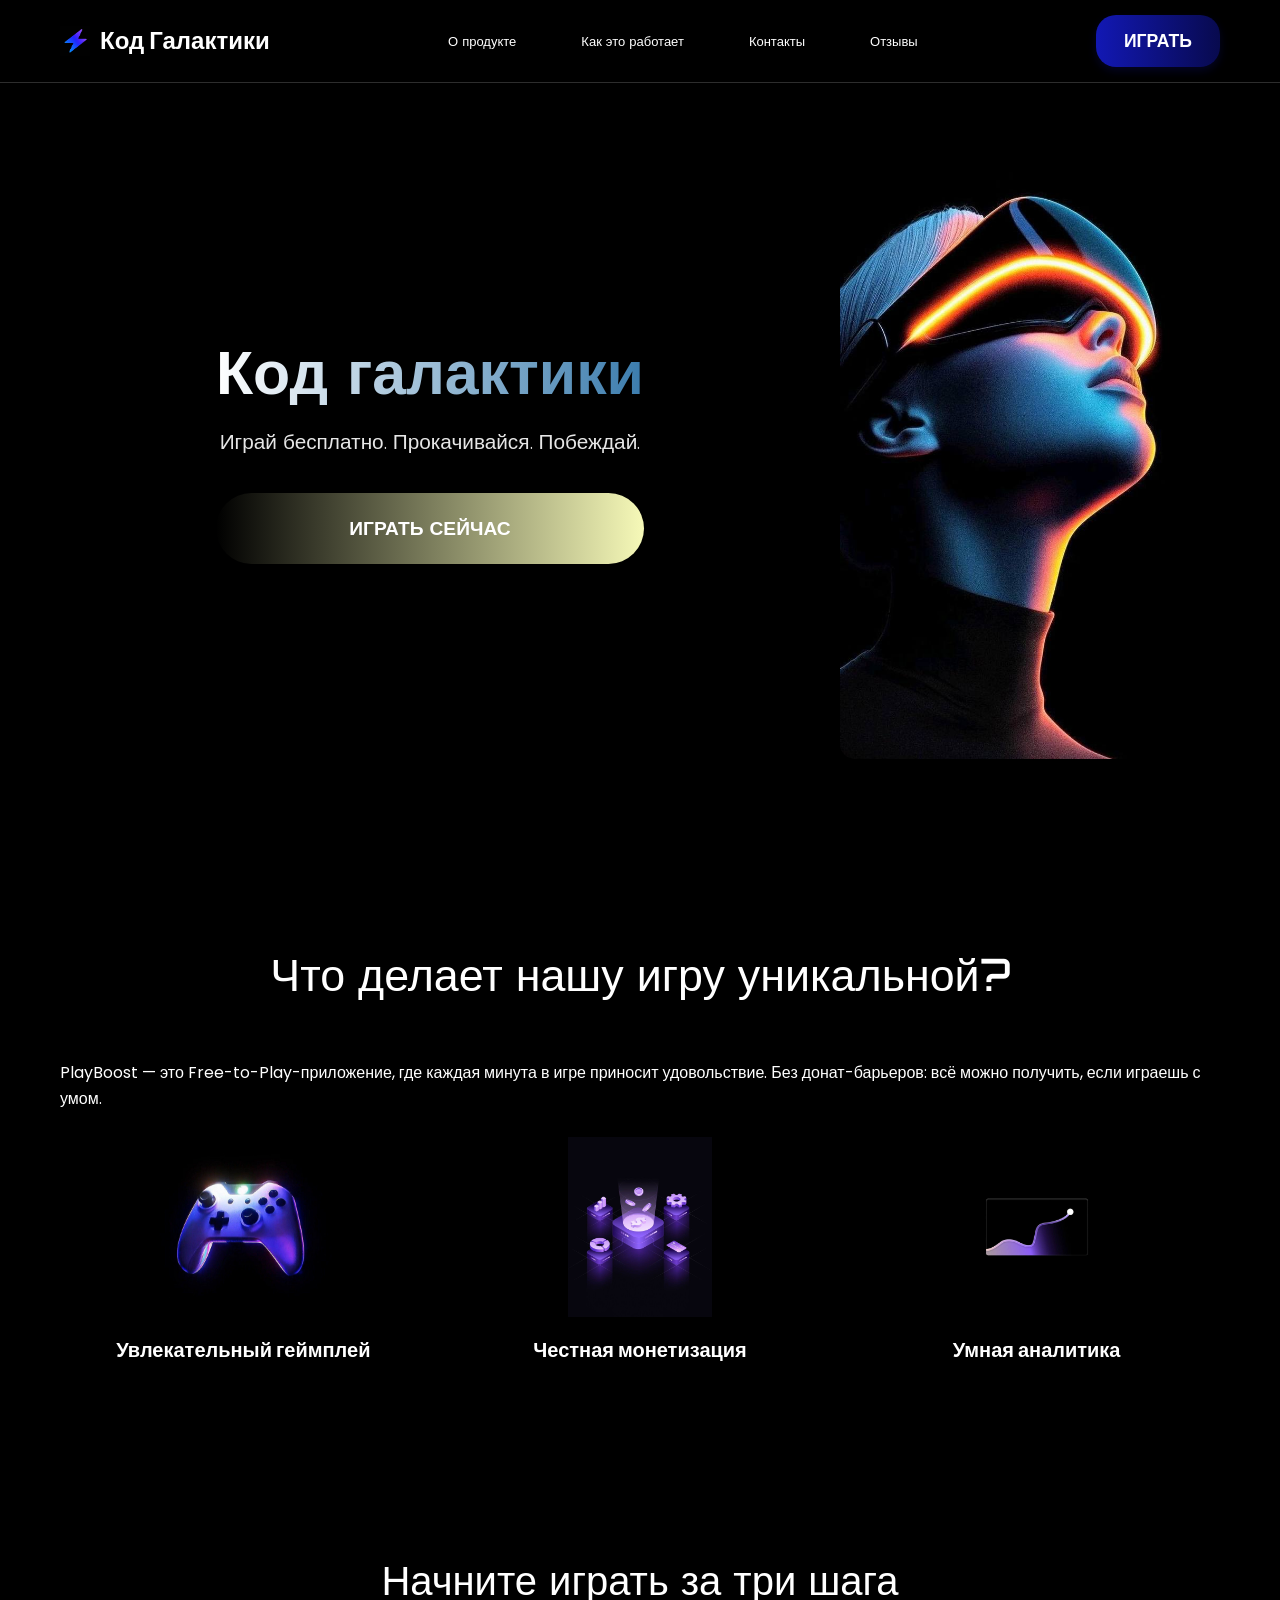
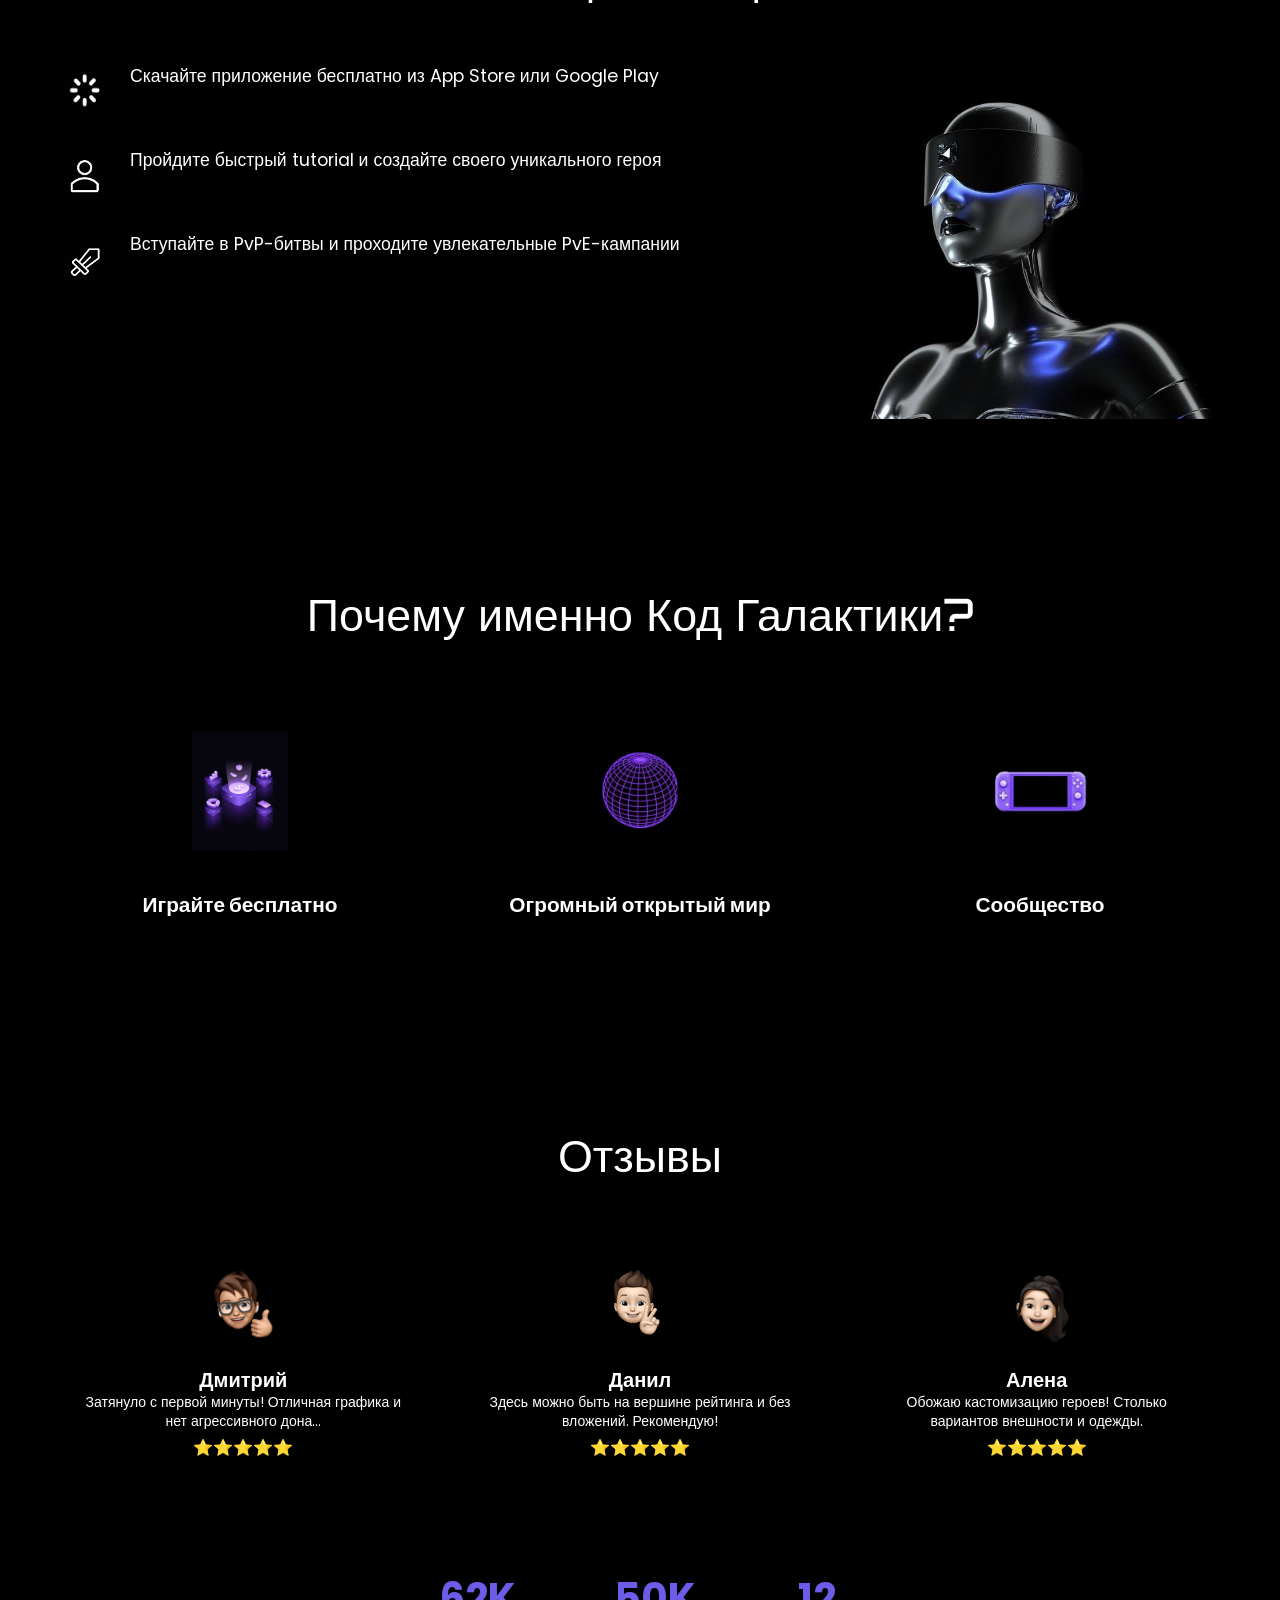
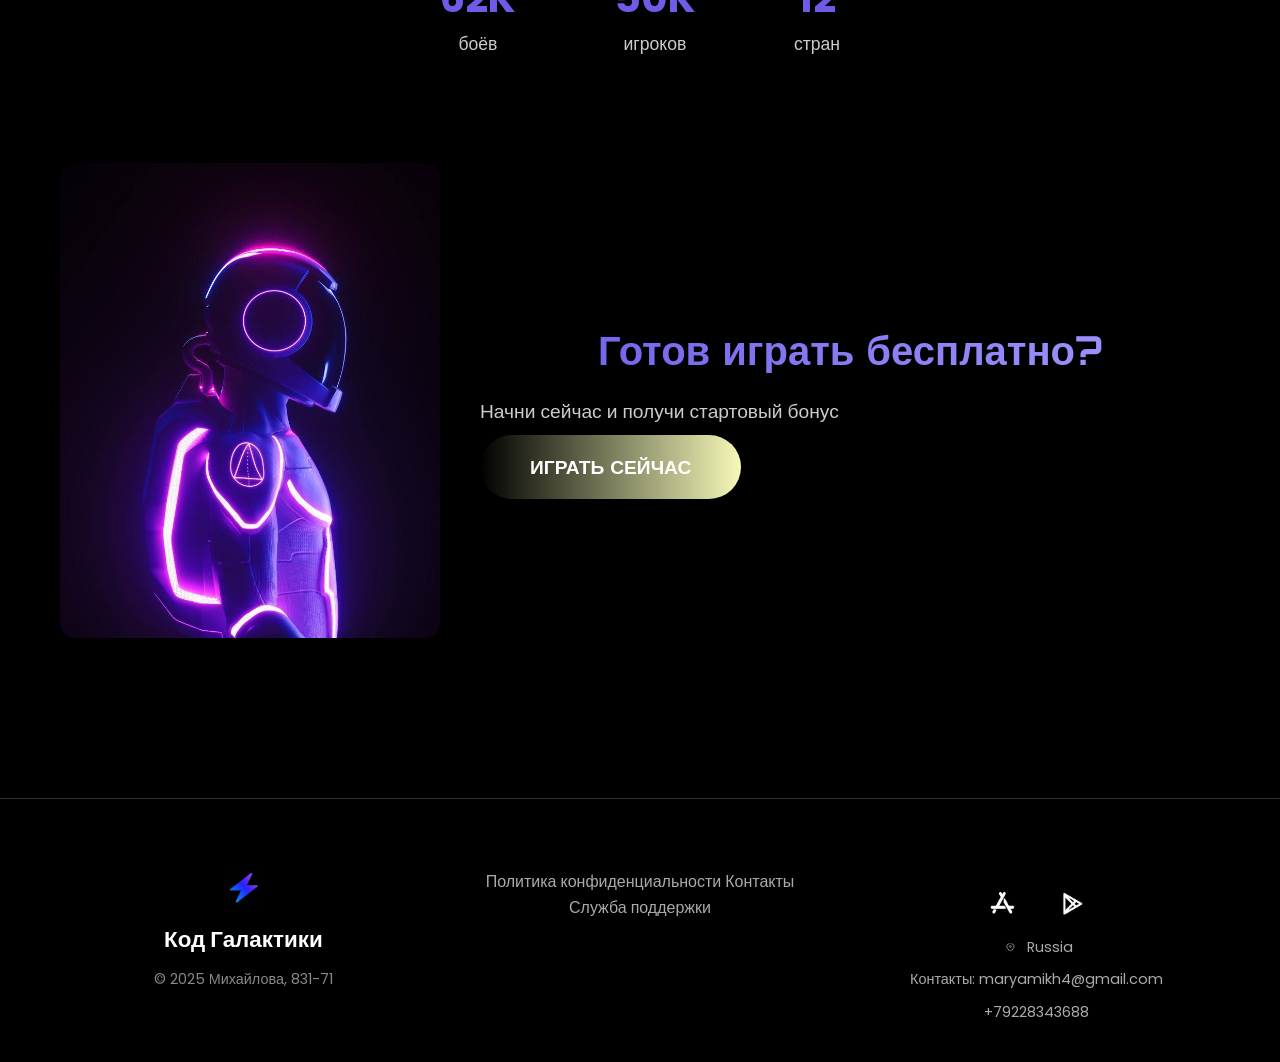
<file: index.html>
<!DOCTYPE html>
<html lang="ru">
<head>
    <link href="https://fonts.googleapis.com/css2?family=Orbitron:wght@400;500;600;700;800;900&display=swap" rel="stylesheet">
    
    <link href="https://fonts.googleapis.com/css2?family=Poppins:wght@300;400;500;600;700&display=swap" rel="stylesheet">
    <meta charset="UTF-8">

    <meta name="viewport" content="width=device-width, initial-scale=1.0">
    <title>Код Галактики — Играй бесплатно. Прокачивайся. Побеждай.</title>
    <link rel="stylesheet" href="css/style.css">
    
</head>


<body>

    <header class="header">
        <div class="container">
            <div class="logo">
                <img src="images/logo.png" alt="Логотип Код Галактики">
                <span>Код Галактики</span>
            </div>
            <nav class="nav">
                <ul>
                    <li><a href="#hero">О продукте</a></li>
                    <li><a href="#how-to-play">Как это работает</a></li>
                    <li><a href="contacts.html">Контакты</a></li>
                    <li><a href="#testimonials">Отзывы</a></li>
                </ul>
            </nav>
            <a href="download.html" class="btn btn-primary">ИГРАТЬ</a>
        </div>
    </header>

    <section id="hero" class="hero">
        <div class="container">
            <div class="hero-content">
                <h1>Код галактики</h1>
                <p>Играй бесплатно. Прокачивайся. Побеждай.</p>
                <a href="download.html" class="btn btn-large">ИГРАТЬ СЕЙЧАС</a>
            </div>
            <div class="hero-image">
                <img src="images/hero-image.png" alt="Игрок в VR-шлеме">
            </div>
        </div>
    </section>

  
    <section class="features">
        <div class="container">
            <h2>Что делает нашу игру уникальной?</h2>
            <p>PlayBoost — это Free-to-Play-приложение, где каждая минута в игре приносит удовольствие. Без донат-барьеров: всё можно получить, если играешь с умом.</p>
            <div class="features-grid">
                <div class="feature-card">
                    <img src="images/gamepad-icon.png" alt="Увлекательный геймплей">
                    <h3>Увлекательный геймплей</h3>
                </div>
                <div class="feature-card">
                    <img src="images/coin-icon.png" alt="Честная монетизация">
                    <h3>Честная монетизация</h3>
                </div>
                <div class="feature-card">
                    <img src="images/analytics-icon.png" alt="Умная аналитика">
                    <h3>Умная аналитика</h3>
                </div>
            </div>
        </div>
    </section>

    <section id="how-to-play" class="steps-section">
        <div class="container">
            <h2>Начните играть за три шага</h2>
            <div class="steps-content">
               
                <div class="steps-list">
                 
                    <div class="step-item">
                        <img src="images/download-icon.png" alt="Скачать">
                        <p class="step-text-full">Скачайте приложение бесплатно из App Store или Google Play</p>
                        <p class="step-text-mobile">Скачать</p>
                    </div>
    
                  
                    <div class="step-item">
                        <img src="images/tutorial-icon.png" alt="Tutorial">
                        <p class="step-text-full">Пройдите быстрый tutorial и создайте своего уникального героя</p>
                        <p class="step-text-mobile">Обучиться</p>
                    </div>
    
                  
                    <div class="step-item">
                        <img src="images/battle-icon.png" alt="Играйте">
                        <p class="step-text-full">Вступайте в PvP-битвы и проходите увлекательные PvE-кампании</p>
                        <p class="step-text-mobile">Играть</p>
                    </div>
                </div>
    
               
                <div class="character-image">
                    <img src="images/robot-character.png" alt="Персонаж в VR-шлеме">
                </div>
            </div>
        </div>
    </section>
           
   
    <section id="why-us" class="why-us">
        <div class="container">
            <h2>Почему именно Код Галактики?</h2>
            <div class="why-us-grid">
                <div class="why-card">
                    <img src="images/free-icon.png" alt="Играйте бесплатно">
                    <h3>Играйте бесплатно</h3>
                </div>
                <div class="why-card">
                    <img src="images/world-icon.png" alt="Огромный открытый мир">
                    <h3>Огромный открытый мир</h3>
                </div>
                <div class="why-card">
                    <img src="images/community-icon.png" alt="Сообщество">
                    <h3>Сообщество</h3>
                </div>
            </div>
        </div>
    </section>
    <section id="testimonials" class="testimonials">
        <div class="container">
            <h2>Отзывы</h2>
            <div class="testimonials-grid">
                <div class="testimonial-card">
                    <img src="images/user1.png" alt="Дмитрий">
                    <h3>Дмитрий</h3>
                    <p class="testimonial-quote">Затянуло с первой минуты! Отличная графика и нет агрессивного дона...</p>
                    <p class="testimonial-stars">⭐⭐⭐⭐⭐</p>
                </div>
                <div class="testimonial-card">
                    <img src="images/user2.png" alt="Данил">
                    <h3>Данил</h3>
                    <p class="testimonial-quote">Здесь можно быть на вершине рейтинга и без вложений. Рекомендую!</p>
                    <p class="testimonial-stars">⭐⭐⭐⭐⭐</p>
                </div>
                <div class="testimonial-card">
                    <img src="images/user3.png" alt="Алена">
                    <h3>Алена</h3>
                    <p class="testimonial-quote">Обожаю кастомизацию героев! Столько вариантов внешности и одежды.</p>
                    <p class="testimonial-stars">⭐⭐⭐⭐⭐</p>
                </div>
            </div>
        </div>
    </section>
  
<section class="stats">
    <div class="container">
        <div class="stats-grid">
          
            <div class="stat-item">
                <div class="stat-number">62K</div>
                <div class="stat-label">боёв</div>
            </div>

            <div class="stat-divider"></div>

          
            <div class="stat-item">
                <div class="stat-number">50K</div>
                <div class="stat-label">игроков</div>
            </div>

            
            <div class="stat-divider"></div>

           
            <div class="stat-item">
                <div class="stat-number">12</div>
                <div class="stat-label">стран</div>
            </div>
        </div>
    </div>
</section>

    <section class="cta-final">
        <div class="container">
            <div class="cta-content">
                <img src="images/cta-hero.png" alt="Готовы играть?" class="cta-hero-image">
                <div class="cta-text">
                    <h2>Готов играть бесплатно?</h2>
                    <p>Начни сейчас и получи стартовый бонус</p>
                    <a href="download.html" class="btn btn-large">ИГРАТЬ СЕЙЧАС</a>
                </div>
            </div>
        </div>
    </section>

   
<footer class="footer">
    <div class="container">
       
        <div class="footer-left">
            <div class="footer-logo">
                <img src="images/logo.png" alt="Логотип Код Галактики">
                <span>Код Галактики</span>
            </div>
            <div class="footer-copyright">
                © 2025 Михайлова, 831-71
            </div>
        </div>

       
        <div class="footer-center">
            <a href="#">Политика конфиденциальности</a>
            <a href="contacts.html">Контакты</a>
            <a href="#">Служба поддержки</a>
        </div>

        
        <div class="footer-right">
            <div class="footer-social">
                <a href="#"><img src="images/app-store-icon.png" alt="App Store"></a>
                <a href="#"><img src="images/google-play-icon.png" alt="Google Play"></a>
            </div>
            <div class="footer-contact">
                <p><img src="images/location-icon.png" alt="Локация"> Russia</p>
                <p>Контакты: maryamikh4@gmail.com</p>
                <p>+79228343688</p>
            </div>
        </div>
    </div>
</footer>
</body>
</html>
</file>
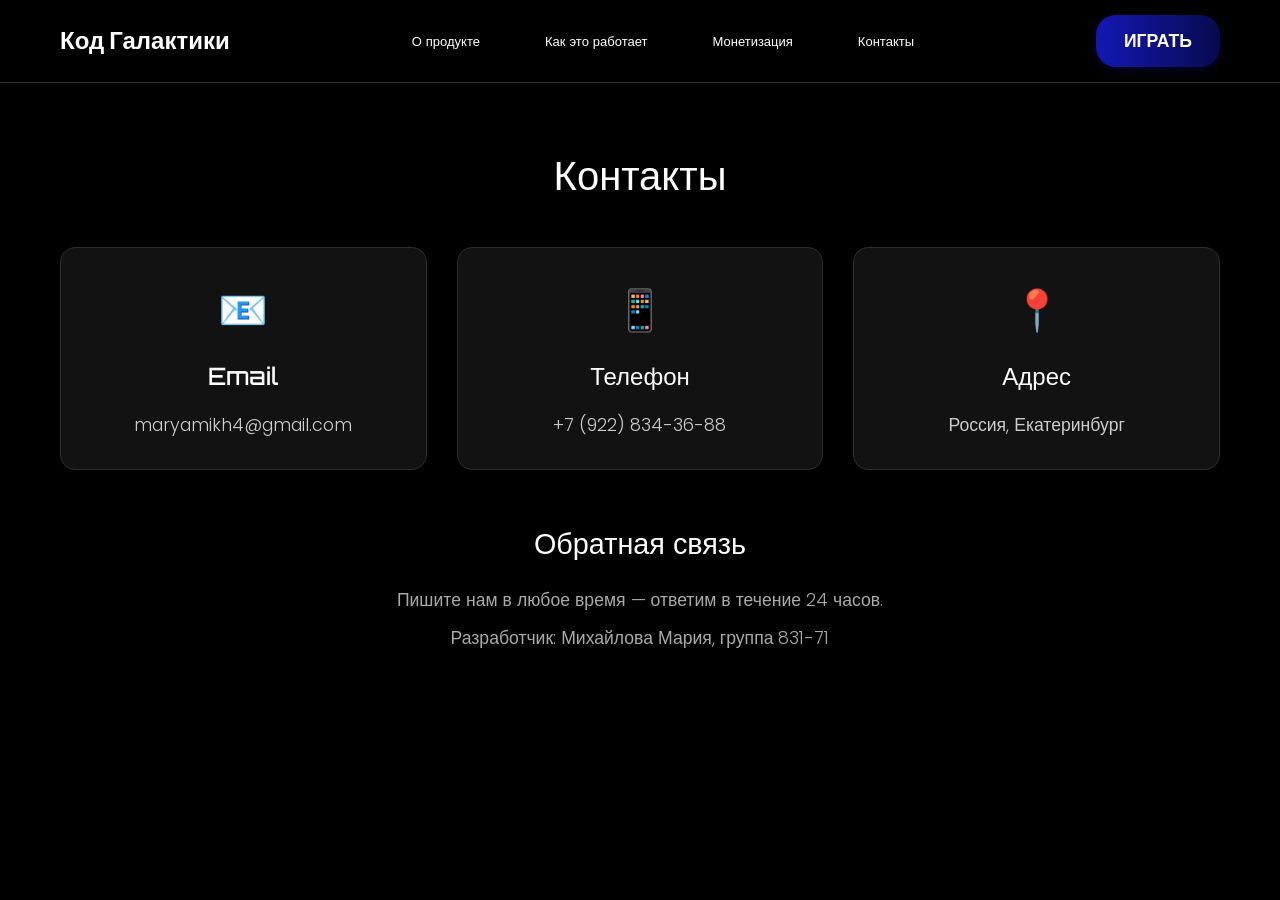
<file: contacts.html>
<!DOCTYPE html>
<html lang="ru">
<head>
    <meta charset="UTF-8">
    <meta name="viewport" content="width=device-width, initial-scale=1.0">
    <title>Контакты — Код Галактики</title>
    <link href="https://fonts.googleapis.com/css2?family=Orbitron:wght@400;500;600;700&family=Poppins:wght@300;400;500;600;700&display=swap" rel="stylesheet">

    <link rel="stylesheet" href="css/style.css">

</head>
<body>
    
    <header class="header">
        <div class="container">
            <div class="logo">
                <span>Код Галактики</span>
            </div>
            <nav class="nav">
                <ul>
                    <li><a href="index.html">О продукте</a></li>
                    <li><a href="how-to-play.html">Как это работает</a></li>
                    <li><a href="#">Монетизация</a></li>
                    <li><a href="contacts.html">Контакты</a></li>
                </ul>
            </nav>
            <a href="download.html" class="btn btn-primary">ИГРАТЬ</a>
        </div>
    </header>

   
    <main class="contacts-section" style="padding: 60px 20px;">
        <div class="container">
            <h1 style="
                font-family: 'Orbitron', sans-serif;
                font-weight: 500;
                font-size: 2.5rem;
                color: #ffffff;
                text-align: center;
                margin-bottom: 40px;
            ">Контакты</h1>

            <div style="
                display: grid;
                grid-template-columns: repeat(auto-fit, minmax(280px, 1fr));
                gap: 30px;
                margin-bottom: 50px;
            ">
                
                <div style="
                    background: #121212;
                    padding: 30px;
                    border-radius: 15px;
                    text-align: center;
                    border: 1px solid #2d2d2d;
                ">
                    <div style="font-size: 2.5rem; margin-bottom: 15px; color: #6c5ce7;">📧</div>
                    <h2 style="font-size: 1.5rem; font-weight: 500; margin-bottom: 15px;">Email</h2>
                    <p style="font-size: 1.1rem; font-weight: 300; color: #cccccc;">maryamikh4@gmail.com</p>
                </div>

               
                <div style="
                    background: #121212;
                    padding: 30px;
                    border-radius: 15px;
                    text-align: center;
                    border: 1px solid #2d2d2d;
                ">
                    <div style="font-size: 2.5rem; margin-bottom: 15px; color: #6c5ce7;">📱</div>
                    <h2 style="font-size: 1.5rem; font-weight: 500; margin-bottom: 15px;">Телефон</h2>
                    <p style="font-size: 1.1rem; font-weight: 300; color: #cccccc;">+7 (922) 834-36-88</p>
                </div>

                
                <div style="
                    background: #121212;
                    padding: 30px;
                    border-radius: 15px;
                    text-align: center;
                    border: 1px solid #2d2d2d;
                ">
                    <div style="font-size: 2.5rem; margin-bottom: 15px; color: #6c5ce7;">📍</div>
                    <h2 style="font-size: 1.5rem; font-weight: 500; margin-bottom: 15px;">Адрес</h2>
                    <p style="font-size: 1.1rem; font-weight: 300; color: #cccccc;">Россия, Екатеринбург</p>
                </div>
            </div>

            <div style="
                text-align: center;
                max-width: 600px;
                margin: 0 auto;
            ">
                <h2 style="
                    font-family: 'Orbitron', sans-serif;
                    font-weight: 500;
                    font-size: 1.8rem;
                    color: #ffffff;
                    margin-bottom: 20px;
                ">Обратная связь</h2>
                <p style="font-size: 1.1rem; font-weight: 300; color: #aaaaaa; margin-bottom: 10px;">
                    Пишите нам в любое время — ответим в течение 24 часов.
                </p>
                <p style="font-size: 1.1rem; font-weight: 300; color: #aaaaaa;">
                    Разработчик: Михайлова Мария, группа 831-71
                </p>
            </div>
        </div>
    </main>
</body>
</html>
</file>
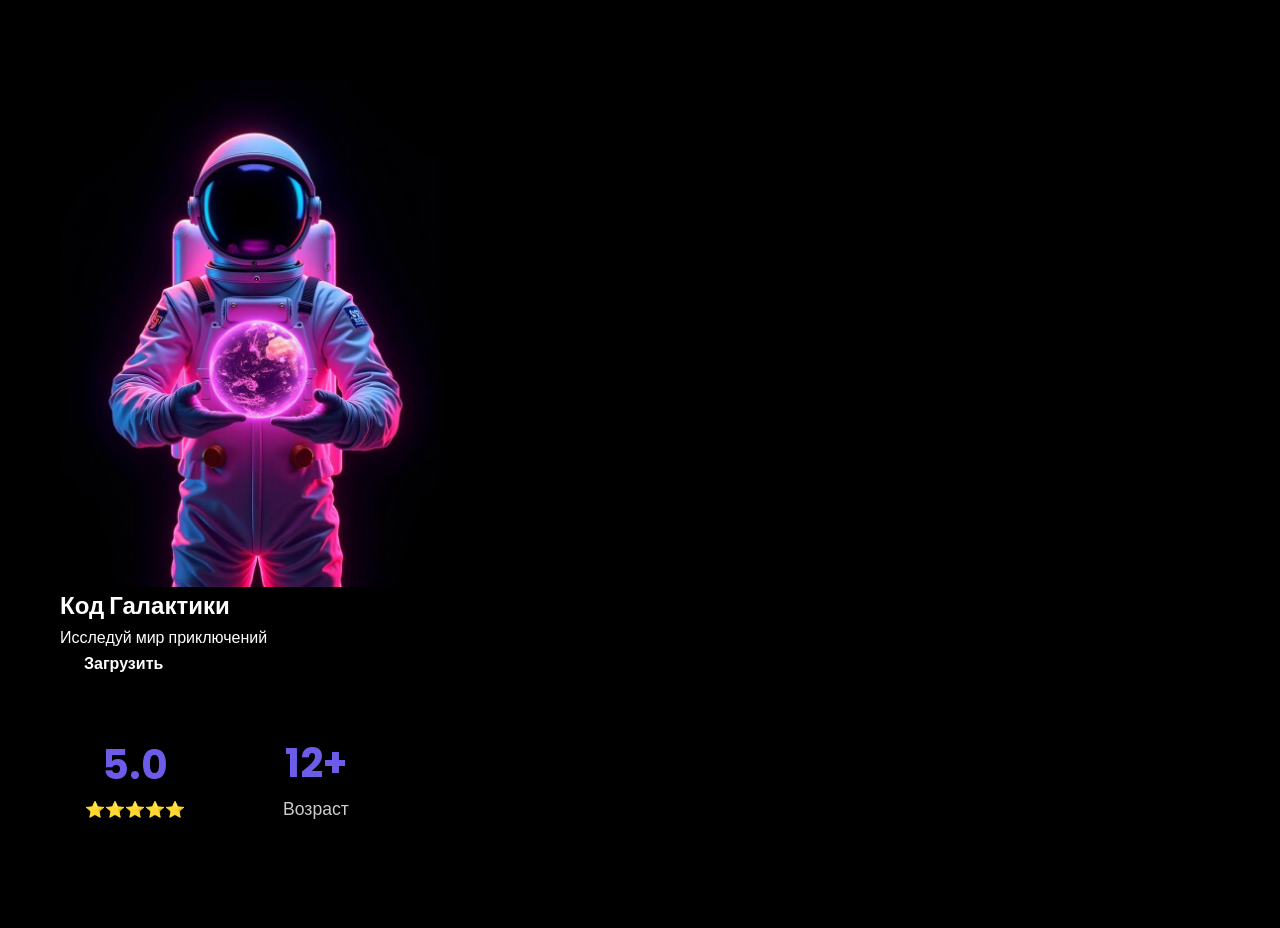
<file: download.html>
<!DOCTYPE html>
<html lang="ru">
<head>
    <meta charset="UTF-8">
    <meta name="viewport" content="width=device-width, initial-scale=1.0">
    <title>Код Галактики — Исследуй мир приключений</title>
    <!-- Подключаем шрифты -->
    <link href="https://fonts.googleapis.com/css2?family=Orbitron:wght@400;500;600;700&family=Poppins:wght@300;400;500;600;700&display=swap" rel="stylesheet">
    <!-- Подключаем стили -->
    <link rel="stylesheet" href="css/style.css">

</head>
<body>
    <!-- Блок загрузки -->
    <section class="download-section">
        <div class="container">
            <div class="download-content">
                <!-- Изображение слева -->
                <div class="download-image">
                    <img src="images/download-hero.png" alt="Код Галактики — Исследуй мир приключений">
                </div>
                <!-- Текст справа -->
                <div class="download-text">
                    <h1>Код Галактики</h1>
                    <p>Исследуй мир приключений</p>
                    <a href="#" class="btn btn-download">Загрузить</a>
                    <!-- Статистика: рейтинг и возраст -->
                    <div class="download-stats">
                        <div class="stat-item">
                            <div class="stat-number">5.0</div>
                            <div class="stat-stars">⭐⭐⭐⭐⭐</div>
                        </div>
                        <div class="stat-divider"></div>
                        <div class="stat-item">
                            <div class="stat-number">12+</div>
                            <div class="stat-label">Возраст</div>
                        </div>
                    </div>
                </div>
            </div>
        </div>
    </section>
</body>
</html>
</file>
<file: css/style.css>
/* =========================================
   ЧИСТЫЙ АДАПТИВНЫЙ CSS — ГОТОВО К ИСПОЛЬЗОВАНИЮ
   Всё дублирование и !important убраны
   ========================================= */
   * {
    box-sizing: border-box;
}

img {
    max-width: 100%;
    height: auto;
}

.container {
    max-width: 1200px;
    margin: 0 auto;
    padding: 0 20px;
}

   *,
   *::before,
   *::after {
       box-sizing: border-box;
       margin: 0;
       padding: 0;
   }
   
   html {
       font-size: 16px;
   }
   
   body {
       background-color: #000000;
       color: #ffffff;
       font-family: 'Poppins', sans-serif;
       line-height: 1.6;
       min-height: 100vh;
   }
   
   /* Переменные */
   :root {
       --primary: #6c5ce7;
       --secondary: #0984e3;
       --accent: #ff9f43;
       --border: #2d2d2d;
       --dark: #121212;
   }
   
   /* Общие утилиты */
   .container {
       width: 100%;
       max-width: 1200px;
       margin: 0 auto;
       padding: 0 20px;
   }
   
   img {
       max-width: 100%;
       height: auto;
       display: block;
   }
   
   a {
       color: inherit;
       text-decoration: none;
   }
   
   /* =========================================
      ШАПКА
      ========================================= */
   .header {
       background: #000000;
       padding: 15px 0;
       border-bottom: 1px solid var(--border);
       position: sticky;
       top: 0;
       z-index: 1000;
   }
   
   .header .container {
       display: flex;
       justify-content: space-between;
       align-items: center;
       flex-wrap: wrap;
       gap: 20px;
   }
   
   .logo {
       display: flex;
       align-items: center;
       gap: 10px;
       font-size: 1.5rem;
       font-weight: bold;
   }
   
   .logo img {
       width: 30px;
       height: 30px;
   }
   
   .nav ul {
       display: flex;
       gap: 65px;
       list-style: none;
   }
   
   .nav a {
       font-family: 'Poppins', sans-serif;
       font-weight: 300;
       font-size: 13px;
       transition: color 0.3s;
   }
   
   .nav a:hover,
   .nav a.active {
       color: var(--primary);
   }
   
   /* Кнопки */
   .btn {
       padding: 10px 24px;
       border: none;
       border-radius: 50px;
       cursor: pointer;
       font-family: 'Poppins', sans-serif;
       font-weight: 600;
       transition: all 0.3s ease;
   }
   
   .btn-primary {
       background: linear-gradient(90deg, #1218B4, #080A4E);
       color: white;
       box-shadow: 0 4px 12px rgba(18, 24, 180, 0.3);
   }
   
   .btn-primary:hover {
       transform: translateY(-2px);
       box-shadow: 0 6px 16px rgba(36, 37, 59, 0.5);
   }
   
   .btn-large {
       padding: 20px 50px;
       font-size: 1.2rem;
       font-family: 'Orbitron', sans-serif;
       font-weight: 600;
       background: linear-gradient(90deg, #000000, #7B7D5C, #F6F9B8);
       color: #ffffff;
   }
   
   .btn-large:hover {
       transform: scale(1.05);
   }
   
   /* =========================================
      HERO БАННЕР
      ========================================= */
   .hero {
       padding: 60px 0 100px;
       background: #000000;
   }
   
   .hero .container {
       display: flex;
       align-items: center;
       justify-content: space-between;
       gap: 40px;
       flex-wrap: wrap;
   }
   
   .hero-content h1 {
       font-family: 'Orbitron', sans-serif;
       font-weight: 700;
       font-size: clamp(2.5rem, 8vw, 4rem);
       background: linear-gradient(90deg, #ffffff, #3b7cad);
       -webkit-background-clip: text;
       -webkit-text-fill-color: transparent;
       background-clip: text;
       margin-bottom: 20px;
   }
   
   .hero-content p {
       font-size: 1.2rem;
       max-width: 500px;
       margin-bottom: 30px;
   }
   
   .hero-image img {
       max-width: 400px;
       border-radius: 15px;
       margin-top: -50px;
   }
   
   /* =========================================
      СЕКЦИИ (общие стили)
      ========================================= */
   section {
       padding: 80px 0;
       background: #000000;
   }
   
   h2 {
       font-family: 'Orbitron', sans-serif;
       font-weight: 500;
       font-size: clamp(2rem, 5vw, 2.8rem);
       text-align: center;
       margin-bottom: 50px;
       color: #ffffff;
   }
   
   /* Гриды */
   .features-grid,
   .steps,
   .why-us-grid,
   .testimonials-grid,
   .stats-grid,
   .contacts-grid {
       display: grid;
       grid-template-columns: repeat(auto-fit, minmax(260px, 1fr));
       gap: 30px;
   }
   
   /* Карточки без фона */
   .feature-card,
   .step,
   .why-card,
   .testimonial-card,
   .stat-item {
       text-align: center;
       padding: 25px;
       border-radius: 15px;
       transition: transform 0.3s ease;
   }
   
   .feature-card:hover,
   .why-card:hover,
   .testimonial-card:hover {
       transform: translateY(-8px);
   }
   
   /* Статистика */
   .stats-grid {
       justify-content: center;
   }
   
   .stat-item {
       background: transparent;
   }
   
   .stat-number {
       font-size: 2.5rem;
       font-weight: bold;
       color: var(--primary);
   }
   
   .stat-label {
       color: #cccccc;
       font-size: 1.1rem;
   }
   .step-text-full {
    display: block;
    margin: 0;
}

.step-text-mobile {
    display: none;
    margin: 0;
}
.testimonial-quote {
    margin: 8px 0 0;
    font-size: 14px;
    line-height: 1.4;
}

.testimonial-stars {
    margin: 8px 0 0;
    font-size: 16px;
    line-height: 1;
}
   /* =========================================
      АДАПТИВНОСТЬ
      ========================================= */
   @media (max-width: 992px) {
       .hero .container {
           flex-direction: column;
           text-align: center;
       }
   
       .hero-image img {
           margin-top: 0;
           max-width: 320px;
       }
   }
   
   @media (max-width: 768px) {
       .header .container {
           flex-direction: column;
           text-align: center;
       }
   
       .nav ul {
           gap: 30px;
           flex-wrap: wrap;
           justify-content: center;
       }
   
       /* Все гриды в 1 колонку */
       .features-grid,
       .steps,
       .why-us-grid,
       .testimonials-grid,
       .stats-grid {
           grid-template-columns: 1fr;
       }
   
       .cta-final .container,
       .download-content {
           flex-direction: column;
           text-align: center;
       }
   }
   
   @media (max-width: 576px) {
       html { font-size: 15px; }
   
       .container { padding: 0 15px; }
   
       .btn-primary,
       .btn-large { width: 100%; }
   
       .hero { padding: 40px 0 60px; }
   }
   
   /* =========================================
      ФУТЕР
      ========================================= */
   .footer {
       background: #000000;
       padding: 60px 0 20px;
       border-top: 1px solid var(--border);
       margin-top: 80px;
   }
   
   .footer .container {
       display: grid;
       grid-template-columns: repeat(auto-fit, minmax(200px, 1fr));
       gap: 40px;
       text-align: center;
   }
   
   .footer-links a:hover {
       color: var(--primary);
   }
   
   .footer-social {
       display: flex;
       justify-content: center;
       gap: 20px;
   }
   
   .footer-social img {
       width: 40px;
       height: 40px;
       transition: transform 0.3s;
   }
   
   .footer-social img:hover {
       transform: scale(1.2);
   }
   /* =========================================
   ИСПРАВЛЕНИЯ: нормальные размеры картинок + текст
   ========================================= */

/* HERO */
.hero-content h1 {
    font-size: 3.5rem;              /* как было в твоём Figma */
    line-height: 1.1;
    margin-bottom: 20px;
}

.hero-content p {
    font-size: 1.2rem;
    max-width: 550px;
    opacity: 0.9;
}

.hero-image img {
    max-width: 380px;                /* вернул твой размер */
    width: 100%;
    border-radius: 15px;
    margin-top: -60px;               /* как ты хотел — картинка «вылезает» вверх */
}

/* Преимущества — картинки были огромные */
.feature-card img {
    width: 180px;
    height: 180px;
    object-fit: contain;
    margin: 0 auto 20px;
}

/* Шаги */
.step img {
    width: 80px;
    height: 80px;
    margin-bottom: 20px;
}

/* Почему мы */
.why-card img {
    width: 120px;
    height: 120px;
    margin-bottom: 25px;
    object-fit: contain;
}

/* Отзывы — аватарки */
.testimonial-card img {
    width: 80px;
    height: 80px;
    border-radius: 50%;
    margin: 0 auto 20px;
    object-fit: cover;
}

/* Статистика в шагах и внизу */
.stat-item img,
.download-stats img {
    width: 60px;
    height: 60px;
}

/* CTA и финальные блоки */
.cta-content img,
.download-image img,
.steps-image img,
.character-image img {
    max-width: 380px;
    width: 100%;
    border-radius: 15px;
}

/* Текст в карточках — чтобы не прилипал */
.feature-card h3,
.why-card h3,
.step h3,
.testimonial-card h3 {
    font-size: 1.25rem;
    margin-top: 15px;
    line-height: 1.3;
}
.cta-hero-image {
    display: block;
    width: 100%;
    max-width: 400px;
    height: auto;
}
/* Убираем слишком большие заголовки на мобильных */
@media (max-width: 768px) {
    .hero-content h1 {
        font-size: 2.5rem;
    }
    
    .hero-image img {
        max-width: 300px;
        margin-top: -30px;
    }

    .feature-card img  { width: 140px; height: 140px; }
    .why-card img      { width: 100px; height: 100px; }
    .step img          { width: 70px; height: 70px; }
}

/* Совсем маленькие экраны */
@media (max-width: 480px) {
    .hero-content h1 { font-size: 2.2rem; }
    .hero-image img  { max-width: 260px; margin-top: -20px; }
}
/* =========================================
   ПОЧИНКА 2 ПРОБЛЕМНЫХ БЛОКОВ
   ========================================= */

/* 1. Блок "Начните играть за три шага" — полностью исправляем */
.steps-section {
    padding: 80px 0;
    background-color: #000000;
}

.steps-section h2 {
    font-family: 'Orbitron', sans-serif;
    font-weight: 500;
    font-size: 2.5rem;
    color: #ffffff;
    text-align: center;
    margin-bottom: 50px;
}

/* Вертикальная компоновка: текст слева, персонаж справа */
.steps-content,
.steps-vertical-container {
    display: flex;
    align-items: flex-start;
    gap: 50px;
    flex-wrap: wrap;               /* важно — на мобильных станет колонкой */
    justify-content: center;
}

.steps-list,
.steps-vertical {
    flex: 1;
    min-width: 300px;
}

.step-item {
    display: flex;
    align-items: flex-start;
    gap: 20px;
    margin-bottom: 30px;
}

.step-item img {
    width: 50px;
    height: 50px;
    flex-shrink: 0;
    margin-top: 4px;
}

.step-item p {
    font-size: 1.1rem;
    line-height: 1.6;
    margin: 0;
}

/* Картинка персонажа — нормальный размер и не растягивается */
.character-image img,
.steps-image img {
    max-width: 420px;
    width: 100%;
    height: auto;
    border-radius: 15px;
    flex-shrink: 0;
}

/* 2. Блок "Почему именно Код Галактики" — центрируем иконки */
.why-us-grid {
    display: grid;
    grid-template-columns: repeat(auto-fit, minmax(260px, 1fr));
    gap: 40px;
    justify-items: center;          /* ← центрирует карточки по горизонтали */
}

.why-card {
    display: flex;
    flex-direction: column;
    align-items: center;            /* ← всё внутри по центру */
    text-align: center;
    padding: 30px 20px;
    width: 100%;
    max-width: 340px;
}

.why-card img {
    width: 120px;
    height: 120px;
    margin-bottom: 25px;
    object-fit: contain;
}

.why-card h3 {
    font-size: 1.3rem;
    margin-bottom: 12px;
}

.why-card p {
    font-size: 1rem;
    opacity: 0.9;
}

/* На мобильных — чуть меньше иконки */
@media (max-width: 768px) {
    .steps-content,
    .steps-vertical-container {
        flex-direction: column;
        text-align: center;
    }
    
    .step-item {
        justify-content: center;
    }
    
    .character-image img,
    .steps-image img {
        max-width: 320px;
        margin: 0 auto;
    }
    
    .why-card img {
        width: 100px;
        height: 100px;
    }
}
/* === Главный блок статистики === */
.stats {
    margin-top: -50px;
    padding: 30px 20px 20px;
    background-color: #000000;
    text-align: center;
}

.stats-grid {
    display: flex;
    justify-content: center;
    align-items: center;
    gap: 24px;
    flex-wrap: wrap;
}

.stats-item {
    background-color: transparent;
    padding: 0;
    text-align: center;
}

.stats-number {
    font-size: 2rem;
    font-weight: bold;
    color: #6c5ce7;
    margin-bottom: 8px;
}

.stats-label {
    font-size: 0.95rem;
    color: #cccccc;
}

.stats-divider {
    width: 1px;
    height: 60px;
    background-color: #2d2d2d;
}


/* === Статистика в блоке загрузки === */
.download-stats {
    display: flex;
    align-items: center;
    gap: 24px;
    margin-top: 30px;
    flex-wrap: wrap;
}

.download-stat {
    text-align: center;
}

.download-stat-number {
    font-size: 2rem;
    font-weight: bold;
    color: #6c5ce7;
    margin-bottom: 5px;
}

.download-stat-stars {
    font-size: 1.2rem;
    color: #ffd700;
}

.download-stat-label {
    font-size: 0.95rem;
    color: #cccccc;
}

.download-stat-divider {
    width: 1px;
    height: 40px;
    background-color: #2d2d2d;
}
.testimonial-quote {
    margin: 0;
    font-size: 14px;
    line-height: 1.4;
}
/* Адаптив для статистики */
@media (max-width: 575px) {
    .stats-grid,
    .download-stats {
        flex-direction: column;
        gap: 15px;
    }

    .stats-divider,
    .download-stat-divider {
        display: none; /* на мобильных разделители не нужны */
    }

    .stats-number,
    .download-stat-number {
        font-size: 1.8rem;
    }
}
/* === ИСПРАВЛЕННЫЙ БЛОК: "Готов играть? Бесплатно!" (cta-final) === */
.cta-final {
    padding: 60px 20px;
    background-color: #000000;
}

.cta-final .container {
    max-width: 1200px;
    display: flex;
    flex-wrap: wrap;
    align-items: center;
    justify-content: space-between;
    gap: 40px;
}

.cta-content {
    display: flex;
    flex-wrap: wrap;
    align-items: center;
    gap: 40px;
    flex: 1 1 500px; /* чтобы текст не сжимался слишком сильно */
}

/* Текстовая часть */
.cta-text {
    flex: 1 1 400px;
    text-align: left;
}

.cta-text h2 {
    font-size: clamp(2rem, 4vw, 2.5rem); /* Адаптивный шрифт: от 32px до 40px */
    margin-bottom: 15px;
    font-family: 'Orbitron', sans-serif;
    font-weight: 700;
    background: linear-gradient(to right, #6c5ce7, #a29bfe);
    -webkit-background-clip: text;
    -webkit-text-fill-color: transparent;
    background-clip: text;
}

.cta-text p {
    font-size: clamp(1rem, 2.5vw, 1.2rem); /* от 16px до ~19px */
    margin-bottom: 25px;
    color: #cccccc;
    font-family: 'Poppins', sans-serif;
    font-weight: 300;
    line-height: 1.6;
}

/* Кнопка */
.btn-primary {
    padding: 12px 28px;
    font-size: clamp(1rem, 2.5vw, 1.1rem);
    font-family: 'Poppins', sans-serif;
    font-weight: 600;
    background: linear-gradient(90deg, #1218B4, #080A4E);
    color: white;
    border: none;
    border-radius: 20px;
    cursor: pointer;
    text-decoration: none;
    display: inline-block;
    transition: all 0.3s ease;
    box-shadow: 0 4px 10px rgba(18, 24, 180, 0.2);
}

.btn-primary:hover {
    transform: translateY(-3px);
    box-shadow: 0 6px 15px rgba(18, 24, 180, 0.4);
}

/* Изображение */
.cta-image {
    flex: 0 0 auto;
    max-width: 400px;
    width: 100%;
}

.cta-image img {
    width: 100%;
    height: auto;
    border-radius: 15px;
    display: block;
    /* Если нужна подсветка — раскомментируй: */
    /* filter: drop-shadow(0 0 15px rgba(108, 92, 231, 0.3)); */
}


/* === АДАПТИВНОСТЬ === */

/* Планшеты альбом (768–991px) */
@media (min-width: 768px) and (max-width: 991px) {
    .cta-final .container {
        gap: 30px;
    }
    .cta-image {
        max-width: 350px;
    }
}

/* Планшеты портрет / большие телефоны (576–767px) */
@media (min-width: 576px) and (max-width: 767px) {
    .cta-final .container {
        gap: 30px;
    }
    .cta-text {
        text-align: center;
    }
}

/* Телефоны (до 575px) */
@media (max-width: 575px) {
    .cta-final .container {
        flex-direction: column;
        text-align: center;
    }

    .cta-content {
        flex-direction: column;
        gap: 25px;
    }

    .cta-text {
        display: flex;
        flex-direction: column;
        align-items: center;
    }

    .cta-text h2 {
        font-size: 2rem; /* ~32px */
    }

    .cta-text p {
        font-size: 1rem;
        max-width: 500px;
    }

    .cta-image {
        max-width: 280px;
        margin-top: 10px;
    }

    .btn-primary {
        padding: 14px 32px;
        font-size: 1.1rem;
        width: 100%;
        max-width: 300px;
    }
}

/* Очень маленькие телефоны (320–374px) */
@media (max-width: 374px) {
    .cta-final {
        padding: 40px 15px;
    }

    .cta-text h2 {
        font-size: 1.8rem; /* ~29px */
    }

    .cta-image {
        max-width: 240px;
    }

    .btn-primary {
        padding: 12px 24px;
        font-size: 1rem;
    }
}
.hero-content {
    text-align: center;                    /* Главное — центрируем весь контент */
    max-width: 700px;
    margin: 0 auto;                        /* Отступы слева/справа одинаковые */
}

.hero-content h1 {
    font-size: 3.8rem;                     /* Как у тебя было в Figma */
    margin-bottom: 20px;
    text-align: center;
}

.hero-content p {
    font-size: 1.3rem;
    margin-bottom: 35px;
    text-align: center;
    opacity: 0.9;
    font-weight: 300;
}

/* Кнопка тоже по центру */
.hero-content .btn,
.hero-content .btn-primary,
.hero-content .btn-large {
    display: block;
    margin: 0 auto;                        /* Центрируем кнопку */
    text-align: center;
}

/* Если кнопка внутри обёртки — тоже центрируем */
.hero .btn-wrapper,
.hero .button-container {
    text-align: center;
}
/* =========================================
   ЧИСТЫЙ И КРАСИВЫЙ ФУТЕР 2025
   ========================================= */

   .footer {
    background: #000000;
    padding: 70px 20px 30px;
    border-top: 1px solid #2d2d2d;
    margin-top: 100px;
    color: #aaaaaa;
}

.footer .container {
    max-width: 1200px;
    margin: 0 auto;
    display: grid;
    grid-template-columns: repeat(auto-fit, minmax(220px, 1fr));
    gap: 50px 30px;
    text-align: center;
}

/* Левая колонка — логотип и копирайт */
.footer-logo {
    display: flex;
    flex-direction: column;
    align-items: center;
    gap: 15px;
}

.footer-logo img {
    width: 38px;
    height: 38px;
}

.footer-logo span {
    font-size: 1.4rem;
    font-weight: bold;
    color: #ffffff;
}

.footer-copyright {
    font-size: 0.9rem;
    margin-top: 10px;
    opacity: 0.8;
}

/* Ссылки */
.footer-links {
    display: flex;
    flex-direction: column;
    gap: 12px;
}

.footer-links a {
    color: #cccccc;
    transition: color 0.3s;
    font-size: 0.95rem;
}

.footer-links a:hover {
    color: #6c5ce7;
}

/* Соцсети — нормальные размеры! */
.footer-social {
    display: flex;
    justify-content: center;
    gap: 20px;
    margin-top: 10px;
}

.footer-social a {
    display: block;
    width: 48px;
    height: 48px;
    transition: transform 0.3s;
}

.footer-social img {
    width: 100%;
    height: 100%;
    object-fit: contain;
    filter: grayscale(60%);
    transition: all 0.3s;
}

.footer-social a:hover img {
    filter: grayscale(0%);
    transform: scale(1.15);
}

/* Контакты / правая колонка */
.footer-contact {
    font-size: 0.9rem;
    line-height: 1.7;
    text-align: center;
}

.footer-contact p {
    display: flex;
    align-items: center;
    justify-content: center;
    gap: 8px;
    margin: 8px 0;
}

.footer-contact img {
    width: 18px;
    height: 18px;
}


@media (max-width: 991px) {
    .header .container {
        flex-wrap: wrap;
        gap: 20px;
    }

    .nav ul {
        gap: 20px;
    }

    .hero h1 {
        font-size: 42px;
    }

    .features-grid,
    .why-us-grid,
    .testimonials-grid {
        grid-template-columns: repeat(2, 1fr);
    }
}
@media (max-width: 768px) {
    .hero .container {
        flex-direction: column;
        text-align: center;
    }

    .hero-image {
        display: none;
    }

    .nav ul {
        flex-direction: column;
        align-items: center;
    }

    .features-grid,
    .why-us-grid,
    .testimonials-grid {
        grid-template-columns: 1fr;
    }

    .steps-content {
        flex-direction: column;
    }

    .character-image {
        display: none;
    }
}
@media (max-width: 576px) {
    h1 {
        font-size: 32px;
    }

    h2 {
        font-size: 26px;
    }

    .btn {
        padding: 12px 24px;
        font-size: 14px;
    }
}
@media (max-width: 460px) {
    body {
        font-size: 14px;
    }

    .hero p {
        font-size: 14px;
    }
}
@media (max-width: 413px) {
    h1 {
        font-size: 28px;
    }

    h2 {
        font-size: 24px;
    }
}
@media (max-width: 374px) {
    h1 {
        font-size: 24px;
    }

    .btn {
        width: 100%;
        text-align: center;
    }
}
@media (max-width: 374px) {

    /* ===== ХЕДЕР ===== */
    .header {
        padding: 10px 0;
    }

    .header .container {
        display: flex;
        justify-content: space-between;
        align-items: center;
    }

    /* СКРЫВАЕМ НАВИГАЦИЮ */
    .nav {
        display: none;
    }

    /* ЛОГОТИП */
    .logo {
        display: flex;
        align-items: center;
        gap: 6px;
    }

    .logo img {
        width: 28px;
        height: auto;
    }

    .logo span {
        font-size: 14px;
        font-weight: 600;
    }

    /* КНОПКА ИГРАТЬ */
    .header .btn-primary {
        padding: 6px 12px;
        font-size: 12px;
        border-radius: 20px;
        width: auto;
        min-width: unset;
    }

    /* УБИРАЕМ ГИГАНТСКУЮ КНОПКУ В HERO */
    .hero .btn-large {
        width: auto;
        padding: 10px 18px;
        font-size: 13px;
    }
}
@media (max-width: 374px) {

    /* ===== ХЕДЕР В ОДНУ ЛИНИЮ ===== */
    .header {
        padding: 8px 0;
    }

    .header .container {
        display: flex;
        flex-direction: row;          /* ВАЖНО */
        justify-content: space-between;
        align-items: center;          /* ВЫРАВНИВАНИЕ ПО ВЕРТИКАЛИ */
        gap: 0;
    }

    /* УБИРАЕМ МЕНЮ */
    .nav {
        display: none;
    }

    /* ЛОГО */
    .logo {
        display: flex;
        align-items: center;
        gap: 6px;
    }

    .logo img {
        width: 26px;
        height: auto;
    }

    .logo span {
        font-size: 14px;
        line-height: 1;
        white-space: nowrap;
    }

    /* КНОПКА ИГРАТЬ — МАЛЕНЬКАЯ И НА ОДНОМ УРОВНЕ */
    .header .btn-primary {
        padding: 6px 14px;
        font-size: 12px;
        border-radius: 18px;
        height: auto;
        line-height: 1;
        align-self: center;           /* ФИКС */
        white-space: nowrap;
    }
}
@media (max-width: 374px) {

    /* ===== HERO ===== */
    .hero {
        padding: 40px 0;
        text-align: center;
    }

    .hero h1 {
        font-size: 26px;
        margin-bottom: 10px;
    }

    .hero p {
        font-size: 13px;
        margin-bottom: 18px;
    }

    .hero .btn-large {
        padding: 8px 16px;
        font-size: 12px;
        border-radius: 18px;
    }

    /* ===== FEATURES ===== */
    .features {
        padding: 40px 0;
    }

    .features h2 {
        font-size: 22px;
        margin-bottom: 16px;
    }

    /* УБИРАЕМ ОПИСАНИЕ */
    .features > .container > p {
        display: none;
    }

    /* КАРТОЧКИ */
    .features-grid {
        grid-template-columns: 1fr;
        gap: 20px;
    }

    .feature-card img {
        width: 40px;
        margin-bottom: 10px;
    }

    .feature-card h3 {
        font-size: 14px;
    }
}
@media (max-width: 374px) {

    /* ===== HERO ===== */
    .hero h1 {
        font-size: 22px;
        margin-bottom: 8px;
    }

    .hero p {
        font-size: 12px;
        margin-bottom: 12px;
    }

    /* КНОПКА ИГРАТЬ СЕЙЧАС — КОРОТКАЯ И КОМПАКТНАЯ */
    .hero .btn-large {
        display: inline-block;
        padding: 6px 14px;
        font-size: 11px;
        border-radius: 14px;
        width: auto;
        min-width: unset;
    }

    /* ===== FEATURES ===== */
    .features {
        padding: 32px 0;
    }

    .features h2 {
        font-size: 18px;
        margin-bottom: 12px;
    }

    /* СКРЫВАЕМ ОПИСАНИЕ */
    .features > .container > p {
        display: none;
    }

    /* КАРТОЧКИ — МЕЛКИЕ И БЛИЖЕ ДРУГ К ДРУГУ */
    .features-grid {
        grid-template-columns: 1fr;
        gap: 12px;
    }

    .feature-card {
        padding: 10px 0;
    }

    .feature-card img {
        width: 34px;
        margin-bottom: 6px;
    }

    .feature-card h3 {
        font-size: 12px;
        line-height: 1.2;
    }
}
@media (max-width: 374px) {

    /* ===== FEATURES (уникальность) ===== */

    .features-grid {
        grid-template-columns: 1fr;
        gap: 8px; /* максимально близко */
    }

    .feature-card {
        padding: 6px 0;
    }

    .feature-card img {
        width: 44px;      /* КАРТИНКИ ЧУТЬ БОЛЬШЕ */
        margin-bottom: 4px;
    }

    .feature-card h3 {
        font-size: 10px;  /* ТЕКСТ МЕНЬШЕ */
        line-height: 1.1;
        margin: 0;
    }
}
@media (max-width: 374px) {

    /* Блок "Что делает нашу игру уникальной?" */

    .features-grid {
        gap: 7px; /* уменьшаем расстояние между карточками */
    }

    .feature-card img {
        width: 60px; /* УВЕЛИЧИВАЕМ КАРТИНКИ */
    }
}
@media (max-width: 374px) {

    /* Заголовок "Что делает нашу игру уникальной?" */
    .features h2 {
        font-size: 15px;   /* было больше — теперь чуть меньше */
        margin-bottom: 12px;
    }
}
@media (max-width: 374px) {

    /* Блок "Что делает нашу игру уникальной?" */

    .features-grid {
        display: flex;
        justify-content: space-between;
        align-items: flex-start;
        gap: 6px;              /* маленькое расстояние между карточками */
    }

    .feature-card {
        flex: 1;
        text-align: center;
    }

    .feature-card img {
        width: 62px;           /* нормальный размер иконок */
        margin-bottom: 4px;
    }

    .feature-card h3 {
        font-size: 9px;
        line-height: 1.2;
    }
}
@media (max-width: 374px) {
    /* ===== БЛОК "НАЧНИТЕ ИГРАТЬ ЗА ТРИ ШАГА" ===== */
    .steps-section {
        padding: 40px 0;
    }

    /* Заголовок — такой же размер, как в .features */
    .steps-section h2 {
        font-size: 18px;        /* одинаковый с features */
        margin-bottom: 20px;
        text-align: center;
    }

    /* Основной контейнер — колонка: заголовок + шаги + (опционально персонаж) */
    .steps-content {
        display: flex;
        flex-direction: column;
        gap: 24px;
    }

    /* Скрываем большого персонажа на мобильных (он слишком большой для 320px) */
    .character-image {
        display: none;
    }

    /* Список шагов — горизонтальный ряд */
    .steps-list {
        display: flex;
        justify-content: space-between;  /* равномерно по ширине */
        gap: 12px;                        /* небольшой отступ между элементами */
        flex-wrap: nowrap;               /* не переносим, всегда в одну строку */
        overflow-x: auto;                /* если не влезет — можно скроллить горизонтально (редко) */
        padding-bottom: 8px;             /* место для скролла */
    }

    /* Каждый шаг */
    .step-item {
        flex: 1;                         /* равная ширина */
        min-width: 90px;                 /* минимальная ширина, чтобы не сжималось сильно */
        text-align: center;
        display: flex;
        flex-direction: column;
        align-items: center;
        gap: 8px;
    }

    .step-item img {
        width: 48px;                     /* иконки поменьше, но читаемые */
        height: auto;
    }

    .step-item p {
        font-size: 9px;                 /* чуть меньше текста */
        line-height: 1.2;
        margin: 0;
        font-weight: 500;
    }

    /* Если вдруг захочешь вернуть персонажа сверху или снизу */
    /* .character-image { order: -1; text-align: center; } */
    /* .character-image img { width: 100%; max-width: 240px; } */
}
@media (max-width: 374px) {
    .step-text-full {
        display: none;
    }

    .step-text-mobile {
        display: block;
        font-size: 13px;
        font-weight: 500;
    }
}
@media (max-width: 374px) {
    /* Уменьшаем расстояние между блоком "Шаги" и "Почему именно..." */
    .steps-section {
        padding-bottom: 20px;  /* было больше — уменьшаем нижний отступ */
        margin-bottom: 0;
    }

    .why-us {
        padding-top: 20px;     /* уменьшаем верхний отступ */
        padding-bottom: 40px;
    }

    /* Заголовок — такой же размер, как в .steps-section (18px) */
    .why-us h2 {
        font-size: 18px !important;
        margin-bottom: 20px;
        text-align: center;
    }

    /* Карточки в горизонтальный ряд (как в блоке шагов) */
    .why-us-grid {
        display: flex;
        justify-content: space-between;
        gap: 12px;
        flex-wrap: nowrap;
        overflow-x: auto;      /* на всякий случай, если не влезет */
        padding-bottom: 8px;
    }

    /* Каждая карточка */
    .why-card {
        flex: 1;
        min-width: 90px;       /* чтобы не сжимались слишком сильно */
        text-align: center;
        display: flex;
        flex-direction: column;
        align-items: center;
        gap: 8px;
        padding: 8px 0;
    }

    /* Картинки — такой же размер, как в блоке features (60px) */
    .why-card img {
        width: 60px;
        height: auto;
        margin-bottom: 0;
    }

    /* Текст под картинками — такой же размер и стиль, как в features */
    .why-card h3 {
        font-size: 9px;
        line-height: 1.2;
        margin: 0;
        font-weight: 500;
    }
}
@media (max-width: 374px) {
    /* Подвигаем ближе к предыдущему блоку */
    .why-us {
        padding-bottom: 20px;
    }

    .testimonials {
        padding-top: 20px;
        padding-bottom: 40px;
    }

    /* Заголовок одинаковый */
    .testimonials h2 {
        font-size: 18px !important;
        margin-bottom: 20px;
        text-align: center;
    }

    /* Горизонтальный ряд карточек */
    .testimonials-grid {
        display: flex;
        justify-content: space-between;
        gap: 12px;
        flex-wrap: nowrap;
        overflow-x: auto;
        padding-bottom: 8px;
    }

    .testimonial-card {
        flex: 1;
        min-width: 90px;
        text-align: center;
        display: flex;
        flex-direction: column;
        align-items: center;
        gap: 8px;
        padding: 8px 0;
    }

    /* Уменьшаем аватарки */
    .testimonial-card img {
        width: 50px;
        height: 50px;
        border-radius: 50%;
        object-fit: cover;
    }

    .testimonial-card h3 {
        font-size: 14px;
        margin: 0;
        font-weight: 500;
    }

    /* === ГЛАВНОЕ: скрываем только длинный текст цитаты на мобильных === */
    .testimonial-quote {
        display: none;  /* цитата полностью исчезает */
    }

   
}
@media (max-width: 374px) {
    /* Скрываем только текст цитаты на мобильных */
    .testimonial-quote {
        display: none;
    }

    /* Оставляем звёздочки видимыми */
    .testimonial-stars {
        display: block;
        margin: 4px 0 0;
        font-size: 10px;  /* можно чуть крупнее, чтобы было заметно */
    }

    /* Остальные стили карточки (как раньше) */
    .testimonial-card {
        gap: 6px;
    }

    .testimonial-card h3 {
        font-size: 14px;
        margin: 0;
    }
}
@media (max-width: 374px) {
    /* Ближе к предыдущему блоку */
    .testimonials {
        padding-bottom: 45px;
    }

    .stats {
        padding-top: 16px;
        padding-bottom: 40px;
    }

    /* ПОЛНОСТЬЮ ПЕРЕОПРЕДЕЛЯЕМ ГРИД */
    .stats-grid {
        display: flex !important;
        flex-direction: row !important;
        justify-content: space-around;  /* или space-between */
        align-items: center;
        gap: 20px;
        flex-wrap: nowrap !important;
        overflow-x: auto;
        padding: 10px 0;
        margin: 0;
        width: 100%;
    }

    /* СКРЫВАЕМ РАЗДЕЛИТЕЛИ НАВСЕГДА НА МОБИЛЬНЫХ */
    .stat-divider {
        display: none !important;
    }

    /* УБИРАЕМ ЛЮБЫЕ СТАРЫЕ СТИЛИ С .stat-item */
    .stat-item {
        display: flex !important;
        flex-direction: column !important;
        align-items: center;
        justify-content: center;
        flex: 1;
        min-width: 90px;           /* чтобы точно влезли 3 штуки */
        margin: 0;
        padding: 0;
    }

    .stat-number {
        font-size: 20px !important;   /* уменьшенный, но читаемый */
        font-weight: 700;
        line-height: 1;
        margin: 0 0 4px 0;
    }

    .stat-label {
        font-size: 12px !important;
        font-weight: 500;
        margin: 0;
        opacity: 0.9;
        text-transform: lowercase;
    }
}
@media (max-width: 374px) {
    /* УБИВАЕМ ГИГАНТСКУЮ ЧЁРНУЮ ДЫРУ В CTA */
    .cta-final {
        min-height: unset !important;     /* убираем минимальную высоту */
        height: auto !important;          /* высота по контенту */
        padding: 40px 0 30px 0 !important; /* небольшой отступ сверху и снизу */
        margin: 0 !important;
        background: none !important;      /* УБИРАЕМ ЧЁРНЫЙ ФОН ПОЛНОСТЬЮ */
        /* Если хочешь оставить лёгкий фон — раскомментируй ниже:
        background: linear-gradient(to bottom, #0000, #000000) !important; */
    }

    .cta-final .container {
        padding: 0 12px !important;
        margin: 0 auto !important;
        min-height: unset !important;
    }

    .cta-content {
        display: flex;
        flex-direction: column;
        align-items: center;
        justify-content: center;
        gap: 20px;
        max-width: 340px;
        margin: 0 auto;
        text-align: center;
    }

    .cta-hero-image {
        display: none !important;
    }

    .cta-text h2 {
        font-size: 24px !important;
        margin-bottom: 12px;
    }

    .cta-text p {
        font-size: 14px;
        margin-bottom: 24px;
    }

    .cta-final .btn-large {
        padding: 14px 36px;
        font-size: 16px;
        border-radius: 30px;
    }

    /* Футер сразу после CTA */
    .footer {
        padding-top: 30px !important;  /* можно уменьшить до 20px или 10px */
        background: #000 !important;   /* если фон футера должен быть чёрным */
    }
}
@media (max-width: 374px) {
    /* ПОЛНОСТЬЮ УБИРАЕМ ЧЁРНУЮ ПУСТОТУ В CTA */
    .cta-final {
        min-height: 0 !important;          /* убираем любую минимальную высоту */
        height: auto !important;           /* высота только по контенту */
        padding: 40px 0 !important;        /* небольшой отступ сверху и снизу */
        margin: 0 !important;
        background: none !important;       /* УБИРАЕМ ЧЁРНЫЙ ФОН */
        background-color: transparent !important;
    }

    .cta-final::before,
    .cta-final::after {
        display: none !important;          /* если есть псевдоэлементы с фоном */
    }

    .cta-final .container {
        min-height: 0 !important;
        padding: 0 12px !important;
        margin: 0 auto !important;
    }

    .cta-content {
        flex-direction: column;
        align-items: center;
        justify-content: center;
        gap: 20px;
        padding: 0;
    }

    /* Текст и кнопка по центру */
    .cta-text {
        text-align: center;
    }

    .cta-text h2 {
        font-size: 24px !important;
        margin-bottom: 12px !important;
    }

    .cta-text p {
        font-size: 14px !important;
        margin-bottom: 24px !important;
    }

    .cta-final .btn-large {
        padding: 14px 40px !important;
        font-size: 16px !important;
    }

    /* Футер вплотную */
    .footer {
        padding-top: 30px !important;  /* можно сделать 20px или 10px, если ближе нужно */
        margin-top: 0 !important;
    }
}
@media (max-width: 374px) {
    /* УБИРАЕМ ВСЮ ВЫСОТУ И ФОН У CTA */
    .cta-final {
        min-height: 0 !important;
        height: auto !important;
        padding: 50px 0 40px 0 !important;  /* только небольшой отступ для контента */
        margin: 0 !important;
        background: none !important;
        background-color: transparent !important;
        background-image: none !important;  /* на случай градиента или изображения */
        display: block !important;         /* перебиваем flex/grid, если он растягивает */
    }

    /* Сбрасываем псевдоэлементы (очень часто фон там) */
    .cta-final::before,
    .cta-final::after {
        display: none !important;
        content: none !important;
        background: none !important;
    }

    /* Контейнер и контент — компактно */
    .cta-final .container {
        min-height: 0 !important;
        padding: 0 12px !important;
        display: block;
    }

    .cta-content {
        display: block !important;
        text-align: center;
        margin: 0 auto;
        max-width: 320px;
    }

    .cta-hero-image {
        display: none !important;
    }

    .cta-text h2 {
        font-size: 24px !important;
        margin: 0 0 12px 0 !important;
    }

    .cta-text p {
        font-size: 14px !important;
        margin: 0 0 24px 0 !important;
    }

    .cta-final .btn-large {
        padding: 14px 40px !important;
        font-size: 16px !important;
    }

    /* Футер вплотную к CTA */
    .footer {
        padding-top: 20px !important;  /* совсем близко */
        margin-top: 0 !important;
    }
}
/* 8. 320–374 px — ЖЁСТКО В СТОЛБИК ДЛЯ ТРЁХ БЛОКОВ (только этот размер!) */
@media (max-width: 374px) {

    /* Гриды — строго один столбик */
    .features-grid,
    .steps,
    .steps-list,
    .steps-vertical,
    .steps-content,
    .steps-vertical-container,
    .why-us-grid {
        display: grid !important;
        grid-template-columns: 1fr !important;
        gap: 35px !important;
    }

    /* Если где-то flex — тоже в столбик */
    .steps-content,
    .steps-vertical-container {
        flex-direction: column !important;
        align-items: center !important;
    }

    /* Карточки — строго столбик, по центру */
    .feature-card,
    .step,
    .step-item,
    .why-card {
        display: flex !important;
        flex-direction: column !important;
        align-items: center !important;
        justify-content: flex-start !important;
        text-align: center !important;
        padding: 30px 20px !important;
        gap: 20px !important;
        background: transparent !important;
        border: none !important;
        box-shadow: none !important;
    }

    /* Картинки — большие, сверху, по центру */
    .feature-card img,
    .step img,
    .step-item img,
    .why-card img {
        width: 90px !important;
        height: 90px !important;
        object-fit: contain !important;
        margin: 0 auto 0 !important;
        display: block !important;
    }

    /* Заголовки и текст — под картинкой */
    .feature-card h3,
    .feature-card p,
    .step h3,
    .step p,
    .step-item h3,
    .step-item p,
    .why-card h3,
    .why-card p {
        margin: 0 !important;
        width: 100% !important;
        text-align: center !important;
    }

    .feature-card h3,
    .step-item h3,
    .why-card h3 {
        font-size: 0.8rem !important;
        margin-top: 10px !important;
    }

    .feature-card p,
    .step-item p,
    .why-card p {
        font-size: 0.7rem !important;
        line-height: 1.4 !important;
    }
}
/* =========================================
   ТОЛЬКО ДЛЯ 320–374 px: БЛОК ОТЗЫВОВ — 2 ШТУКИ В СТОЛБИК
   ========================================= */
   @media (max-width: 374px) {

    /* Контейнер отзывов — строго один столбик */
    .testimonials-grid {
        display: grid !important;
        grid-template-columns: 1fr !important;
        gap: 30px !important;
        justify-items: center;
    }

    /* Отзывы — в столбик, по центру */
    .testimonial-card {
        display: flex !important;
        flex-direction: column !important;
        align-items: center !important;
        text-align: center !important;
        padding: 25px 20px !important;
        gap: 18px !important;
        max-width: 300px !important;
        width: 100% !important;
    }

    /* Аватарка отзыва */
    .testimonial-card img {
        width: 75px !important;
        height: 75px !important;
        border-radius: 50% !important;
        object-fit: cover !important;
    }

    /* Текст отзыва — чуть меньше */
    .testimonial-card h3 {
        font-size: 1.1rem !important;
        margin: 10px 0 8px !important;
    }

    .testimonial-card p {
        font-size: 0.95rem !important;
        line-height: 1.4 !important;
    }

    /* СКРЫВАЕМ ВСЕ ОТЗЫВЫ, КРОМЕ ПЕРВЫХ ДВУХ */
    .testimonial-card:nth-child(n + 3) {
        display: none !important;
    }
}
/* =========================================
   КНОПКА "ИГРАТЬ СЕЙЧАС" — МЕНЬШЕ И УЖЕ НА МОБИЛЬНЫХ
   ========================================= */
   @media (max-width: 576px) {
    /* Ищем кнопку по тексту или классу (подходит для .btn-large, .btn-primary, .btn-download и т.д.) */
 
    .cta-final .btn,
    .download-section .btn {
        padding: 14px 32px !important;      /* меньше высота и ширина */
        font-size: 1.1rem !important;       /* текст меньше */
        min-width: auto !important;
        width: auto !important;
        border-radius: 30px !important;
        max-width: 280px !important;        /* ограничиваем ширину */
        margin: 20px auto !important;       /* по центру */
        display: block !important;
    }
}

/* Ещё меньше специально для 320–374 px */
@media (max-width: 374px) {
   
    .cta-final .btn,
    .download-section .btn {
        padding: 12px 28px !important;      /* совсем компактная */
        font-size: 1rem !important;
        max-width: 240px !important;
    }
}

@media (max-width: 413px) {
    h1 {
        font-size: 24px;
    }

    .btn {
        width: 100%;
        text-align: center;
    }
}
@media (max-width: 413px) {

    /* ===== ХЕДЕР ===== */
    .header {
        padding: 10px 0;
    }

    .header .container {
        display: flex;
        justify-content: space-between;
        align-items: center;
    }

    /* СКРЫВАЕМ НАВИГАЦИЮ */
    .nav {
        display: none;
    }

    /* ЛОГОТИП */
    .logo {
        display: flex;
        align-items: center;
        gap: 6px;
    }

    .logo img {
        width: 28px;
        height: auto;
    }

    .logo span {
        font-size: 14px;
        font-weight: 600;
    }

    /* КНОПКА ИГРАТЬ */
    .header .btn-primary {
        padding: 6px 12px;
        font-size: 12px;
        border-radius: 20px;
        width: auto;
        min-width: unset;
    }

    /* УБИРАЕМ ГИГАНТСКУЮ КНОПКУ В HERO */
    .hero .btn-large {
        width: auto;
        padding: 10px 18px;
        font-size: 13px;
    }
}
@media (max-width: 413px) {

    /* ===== ХЕДЕР В ОДНУ ЛИНИЮ ===== */
    .header {
        padding: 8px 0;
    }

    .header .container {
        display: flex;
        flex-direction: row;          /* ВАЖНО */
        justify-content: space-between;
        align-items: center;          /* ВЫРАВНИВАНИЕ ПО ВЕРТИКАЛИ */
        gap: 0;
    }

    /* УБИРАЕМ МЕНЮ */
    .nav {
        display: none;
    }

    /* ЛОГО */
    .logo {
        display: flex;
        align-items: center;
        gap: 6px;
    }

    .logo img {
        width: 26px;
        height: auto;
    }

    .logo span {
        font-size: 14px;
        line-height: 1;
        white-space: nowrap;
    }

    /* КНОПКА ИГРАТЬ — МАЛЕНЬКАЯ И НА ОДНОМ УРОВНЕ */
    .header .btn-primary {
        padding: 6px 14px;
        font-size: 12px;
        border-radius: 18px;
        height: auto;
        line-height: 1;
        align-self: center;           /* ФИКС */
        white-space: nowrap;
    }
}
@media (max-width: 374px) {

    /* ===== HERO ===== */
    .hero {
        padding: 40px 0;
        text-align: center;
    }

    .hero h1 {
        font-size: 26px;
        margin-bottom: 10px;
    }

    .hero p {
        font-size: 13px;
        margin-bottom: 18px;
    }

    .hero .btn-large {
        padding: 8px 16px;
        font-size: 12px;
        border-radius: 18px;
    }

    /* ===== FEATURES ===== */
    .features {
        padding: 40px 0;
    }

    .features h2 {
        font-size: 22px;
        margin-bottom: 16px;
    }

    /* УБИРАЕМ ОПИСАНИЕ */
    .features > .container > p {
        display: none;
    }

    /* КАРТОЧКИ */
    .features-grid {
        grid-template-columns: 1fr;
        gap: 20px;
    }

    .feature-card img {
        width: 40px;
        margin-bottom: 10px;
    }

    .feature-card h3 {
        font-size: 14px;
    }
}
@media (max-width: 413px) {

    /* ===== HERO ===== */
    .hero h1 {
        font-size: 22px;
        margin-bottom: 8px;
    }

    .hero p {
        font-size: 12px;
        margin-bottom: 12px;
    }

    /* КНОПКА ИГРАТЬ СЕЙЧАС — КОРОТКАЯ И КОМПАКТНАЯ */
    .hero .btn-large {
        display: inline-block;
        padding: 6px 14px;
        font-size: 11px;
        border-radius: 14px;
        width: auto;
        min-width: unset;
    }

    /* ===== FEATURES ===== */
    .features {
        padding: 32px 0;
    }

    .features h2 {
        font-size: 18px;
        margin-bottom: 12px;
    }

    /* СКРЫВАЕМ ОПИСАНИЕ */
    .features > .container > p {
        display: none;
    }

    /* КАРТОЧКИ — МЕЛКИЕ И БЛИЖЕ ДРУГ К ДРУГУ */
    .features-grid {
        grid-template-columns: 1fr;
        gap: 12px;
    }

    .feature-card {
        padding: 10px 0;
    }

    .feature-card img {
        width: 34px;
        margin-bottom: 6px;
    }

    .feature-card h3 {
        font-size: 12px;
        line-height: 1.2;
    }
}
@media (max-width: 413px) {

    /* ===== FEATURES (уникальность) ===== */

    .features-grid {
        grid-template-columns: 1fr;
        gap: 8px; /* максимально близко */
    }

    .feature-card {
        padding: 6px 0;
    }

    .feature-card img {
        width: 44px;      /* КАРТИНКИ ЧУТЬ БОЛЬШЕ */
        margin-bottom: 4px;
    }

    .feature-card h3 {
        font-size: 10px;  /* ТЕКСТ МЕНЬШЕ */
        line-height: 1.1;
        margin: 0;
    }
}
@media (max-width: 413px) {

    /* Блок "Что делает нашу игру уникальной?" */

    .features-grid {
        gap: 7px; /* уменьшаем расстояние между карточками */
    }

    .feature-card img {
        width: 60px; /* УВЕЛИЧИВАЕМ КАРТИНКИ */
    }
}
@media (max-width: 413px) {

    /* Заголовок "Что делает нашу игру уникальной?" */
    .features h2 {
        font-size: 15px;   /* было больше — теперь чуть меньше */
        margin-bottom: 12px;
    }
}
@media (max-width: 413px) {

    /* Блок "Что делает нашу игру уникальной?" */

    .features-grid {
        display: flex;
        justify-content: space-between;
        align-items: flex-start;
        gap: 6px;              /* маленькое расстояние между карточками */
    }

    .feature-card {
        flex: 1;
        text-align: center;
    }

    .feature-card img {
        width: 62px;           /* нормальный размер иконок */
        margin-bottom: 4px;
    }

    .feature-card h3 {
        font-size: 9px;
        line-height: 1.2;
    }
}
@media (max-width: 413px) {
    /* ===== БЛОК "НАЧНИТЕ ИГРАТЬ ЗА ТРИ ШАГА" ===== */
    .steps-section {
        padding: 40px 0;
    }

    /* Заголовок — такой же размер, как в .features */
    .steps-section h2 {
        font-size: 18px;        /* одинаковый с features */
        margin-bottom: 20px;
        text-align: center;
    }

    /* Основной контейнер — колонка: заголовок + шаги + (опционально персонаж) */
    .steps-content {
        display: flex;
        flex-direction: column;
        gap: 24px;
    }

    /* Скрываем большого персонажа на мобильных (он слишком большой для 320px) */
    .character-image {
        display: none;
    }

    /* Список шагов — горизонтальный ряд */
    .steps-list {
        display: flex;
        justify-content: space-between;  /* равномерно по ширине */
        gap: 12px;                        /* небольшой отступ между элементами */
        flex-wrap: nowrap;               /* не переносим, всегда в одну строку */
        overflow-x: auto;                /* если не влезет — можно скроллить горизонтально (редко) */
        padding-bottom: 8px;             /* место для скролла */
    }

    /* Каждый шаг */
    .step-item {
        flex: 1;                         /* равная ширина */
        min-width: 90px;                 /* минимальная ширина, чтобы не сжималось сильно */
        text-align: center;
        display: flex;
        flex-direction: column;
        align-items: center;
        gap: 8px;
    }

    .step-item img {
        width: 48px;                     /* иконки поменьше, но читаемые */
        height: auto;
    }

    .step-item p {
        font-size: 9px;                 /* чуть меньше текста */
        line-height: 1.2;
        margin: 0;
        font-weight: 500;
    }

    /* Если вдруг захочешь вернуть персонажа сверху или снизу */
    /* .character-image { order: -1; text-align: center; } */
    /* .character-image img { width: 100%; max-width: 240px; } */
}
@media (max-width: 413px) {
    .step-text-full {
        display: none;
    }

    .step-text-mobile {
        display: block;
        font-size: 13px;
        font-weight: 500;
    }
}
@media (max-width: 413px) {
    /* Уменьшаем расстояние между блоком "Шаги" и "Почему именно..." */
    .steps-section {
        padding-bottom: 20px;  /* было больше — уменьшаем нижний отступ */
        margin-bottom: 0;
    }

    .why-us {
        padding-top: 20px;     /* уменьшаем верхний отступ */
        padding-bottom: 40px;
    }

    /* Заголовок — такой же размер, как в .steps-section (18px) */
    .why-us h2 {
        font-size: 18px !important;
        margin-bottom: 20px;
        text-align: center;
    }

    /* Карточки в горизонтальный ряд (как в блоке шагов) */
    .why-us-grid {
        display: flex;
        justify-content: space-between;
        gap: 12px;
        flex-wrap: nowrap;
        overflow-x: auto;      /* на всякий случай, если не влезет */
        padding-bottom: 8px;
    }

    /* Каждая карточка */
    .why-card {
        flex: 1;
        min-width: 90px;       /* чтобы не сжимались слишком сильно */
        text-align: center;
        display: flex;
        flex-direction: column;
        align-items: center;
        gap: 8px;
        padding: 8px 0;
    }

    /* Картинки — такой же размер, как в блоке features (60px) */
    .why-card img {
        width: 60px;
        height: auto;
        margin-bottom: 0;
    }

    /* Текст под картинками — такой же размер и стиль, как в features */
    .why-card h3 {
        font-size: 9px;
        line-height: 1.2;
        margin: 0;
        font-weight: 500;
    }
}
@media (max-width: 413px) {
    /* Подвигаем ближе к предыдущему блоку */
    .why-us {
        padding-bottom: 20px;
    }

    .testimonials {
        padding-top: 20px;
        padding-bottom: 40px;
    }

    /* Заголовок одинаковый */
    .testimonials h2 {
        font-size: 18px !important;
        margin-bottom: 20px;
        text-align: center;
    }

    /* Горизонтальный ряд карточек */
    .testimonials-grid {
        display: flex;
        justify-content: space-between;
        gap: 12px;
        flex-wrap: nowrap;
        overflow-x: auto;
        padding-bottom: 8px;
    }

    .testimonial-card {
        flex: 1;
        min-width: 90px;
        text-align: center;
        display: flex;
        flex-direction: column;
        align-items: center;
        gap: 8px;
        padding: 8px 0;
    }

    /* Уменьшаем аватарки */
    .testimonial-card img {
        width: 50px;
        height: 50px;
        border-radius: 50%;
        object-fit: cover;
    }

    .testimonial-card h3 {
        font-size: 14px;
        margin: 0;
        font-weight: 500;
    }

    /* === ГЛАВНОЕ: скрываем только длинный текст цитаты на мобильных === */
    .testimonial-quote {
        display: none;  /* цитата полностью исчезает */
    }

   
}
@media (max-width: 413px) {
    /* Скрываем только текст цитаты на мобильных */
    .testimonial-quote {
        display: none;
    }

    /* Оставляем звёздочки видимыми */
    .testimonial-stars {
        display: block;
        margin: 4px 0 0;
        font-size: 10px;  /* можно чуть крупнее, чтобы было заметно */
    }

    /* Остальные стили карточки (как раньше) */
    .testimonial-card {
        gap: 6px;
    }

    .testimonial-card h3 {
        font-size: 14px;
        margin: 0;
    }
}
@media (max-width: 413px) {
    /* Ближе к предыдущему блоку */
    .testimonials {
        padding-bottom: 45px;
    }

    .stats {
        padding-top: 16px;
        padding-bottom: 40px;
    }

    /* ПОЛНОСТЬЮ ПЕРЕОПРЕДЕЛЯЕМ ГРИД */
    .stats-grid {
        display: flex !important;
        flex-direction: row !important;
        justify-content: space-around;  /* или space-between */
        align-items: center;
        gap: 20px;
        flex-wrap: nowrap !important;
        overflow-x: auto;
        padding: 10px 0;
        margin: 0;
        width: 100%;
    }

    /* СКРЫВАЕМ РАЗДЕЛИТЕЛИ НАВСЕГДА НА МОБИЛЬНЫХ */
    .stat-divider {
        display: none !important;
    }

    /* УБИРАЕМ ЛЮБЫЕ СТАРЫЕ СТИЛИ С .stat-item */
    .stat-item {
        display: flex !important;
        flex-direction: column !important;
        align-items: center;
        justify-content: center;
        flex: 1;
        min-width: 90px;           /* чтобы точно влезли 3 штуки */
        margin: 0;
        padding: 0;
    }

    .stat-number {
        font-size: 20px !important;   /* уменьшенный, но читаемый */
        font-weight: 700;
        line-height: 1;
        margin: 0 0 4px 0;
    }

    .stat-label {
        font-size: 12px !important;
        font-weight: 500;
        margin: 0;
        opacity: 0.9;
        text-transform: lowercase;
    }
}
@media (max-width: 413px) {
    /* УБИВАЕМ ГИГАНТСКУЮ ЧЁРНУЮ ДЫРУ В CTA */
    .cta-final {
        min-height: unset !important;     /* убираем минимальную высоту */
        height: auto !important;          /* высота по контенту */
        padding: 40px 0 30px 0 !important; /* небольшой отступ сверху и снизу */
        margin: 0 !important;
        background: none !important;      /* УБИРАЕМ ЧЁРНЫЙ ФОН ПОЛНОСТЬЮ */
        /* Если хочешь оставить лёгкий фон — раскомментируй ниже:
        background: linear-gradient(to bottom, #0000, #000000) !important; */
    }

    .cta-final .container {
        padding: 0 12px !important;
        margin: 0 auto !important;
        min-height: unset !important;
    }

    .cta-content {
        display: flex;
        flex-direction: column;
        align-items: center;
        justify-content: center;
        gap: 20px;
        max-width: 340px;
        margin: 0 auto;
        text-align: center;
    }

    .cta-hero-image {
        display: none !important;
    }

    .cta-text h2 {
        font-size: 24px !important;
        margin-bottom: 12px;
    }

    .cta-text p {
        font-size: 14px;
        margin-bottom: 24px;
    }

    .cta-final .btn-large {
        padding: 14px 36px;
        font-size: 16px;
        border-radius: 30px;
    }

    /* Футер сразу после CTA */
    .footer {
        padding-top: 30px !important;  /* можно уменьшить до 20px или 10px */
        background: #000 !important;   /* если фон футера должен быть чёрным */
    }
}
@media (max-width: 413px) {
    /* ПОЛНОСТЬЮ УБИРАЕМ ЧЁРНУЮ ПУСТОТУ В CTA */
    .cta-final {
        min-height: 0 !important;          /* убираем любую минимальную высоту */
        height: auto !important;           /* высота только по контенту */
        padding: 40px 0 !important;        /* небольшой отступ сверху и снизу */
        margin: 0 !important;
        background: none !important;       /* УБИРАЕМ ЧЁРНЫЙ ФОН */
        background-color: transparent !important;
    }

    .cta-final::before,
    .cta-final::after {
        display: none !important;          /* если есть псевдоэлементы с фоном */
    }

    .cta-final .container {
        min-height: 0 !important;
        padding: 0 12px !important;
        margin: 0 auto !important;
    }

    .cta-content {
        flex-direction: column;
        align-items: center;
        justify-content: center;
        gap: 20px;
        padding: 0;
    }

    /* Текст и кнопка по центру */
    .cta-text {
        text-align: center;
    }

    .cta-text h2 {
        font-size: 24px !important;
        margin-bottom: 12px !important;
    }

    .cta-text p {
        font-size: 14px !important;
        margin-bottom: 24px !important;
    }

    .cta-final .btn-large {
        padding: 14px 40px !important;
        font-size: 16px !important;
    }

    /* Футер вплотную */
    .footer {
        padding-top: 30px !important;  /* можно сделать 20px или 10px, если ближе нужно */
        margin-top: 0 !important;
    }
}
@media (max-width: 413px) {
    /* УБИРАЕМ ВСЮ ВЫСОТУ И ФОН У CTA */
    .cta-final {
        min-height: 0 !important;
        height: auto !important;
        padding: 50px 0 40px 0 !important;  /* только небольшой отступ для контента */
        margin: 0 !important;
        background: none !important;
        background-color: transparent !important;
        background-image: none !important;  /* на случай градиента или изображения */
        display: block !important;         /* перебиваем flex/grid, если он растягивает */
    }

    /* Сбрасываем псевдоэлементы (очень часто фон там) */
    .cta-final::before,
    .cta-final::after {
        display: none !important;
        content: none !important;
        background: none !important;
    }

    /* Контейнер и контент — компактно */
    .cta-final .container {
        min-height: 0 !important;
        padding: 0 12px !important;
        display: block;
    }

    .cta-content {
        display: block !important;
        text-align: center;
        margin: 0 auto;
        max-width: 320px;
    }

    .cta-hero-image {
        display: none !important;
    }

    .cta-text h2 {
        font-size: 24px !important;
        margin: 0 0 12px 0 !important;
    }

    .cta-text p {
        font-size: 14px !important;
        margin: 0 0 24px 0 !important;
    }

    .cta-final .btn-large {
        padding: 14px 40px !important;
        font-size: 16px !important;
    }

    /* Футер вплотную к CTA */
    .footer {
        padding-top: 20px !important;  /* совсем близко */
        margin-top: 0 !important;
    }
}
/* 8. 320–374 px — ЖЁСТКО В СТОЛБИК ДЛЯ ТРЁХ БЛОКОВ (только этот размер!) */
@media (max-width: 413px) {

    /* Гриды — строго один столбик */
    .features-grid,
    .steps,
    .steps-list,
    .steps-vertical,
    .steps-content,
    .steps-vertical-container,
    .why-us-grid {
        display: grid !important;
        grid-template-columns: 1fr !important;
        gap: 35px !important;
    }

    /* Если где-то flex — тоже в столбик */
    .steps-content,
    .steps-vertical-container {
        flex-direction: column !important;
        align-items: center !important;
    }

    /* Карточки — строго столбик, по центру */
    .feature-card,
    .step,
    .step-item,
    .why-card {
        display: flex !important;
        flex-direction: column !important;
        align-items: center !important;
        justify-content: flex-start !important;
        text-align: center !important;
        padding: 30px 20px !important;
        gap: 20px !important;
        background: transparent !important;
        border: none !important;
        box-shadow: none !important;
    }

    /* Картинки — большие, сверху, по центру */
    .feature-card img,
    .step img,
    .step-item img,
    .why-card img {
        width: 95px !important;
        height: 95px !important;
        object-fit: contain !important;
        margin: 0 auto 0 !important;
        display: block !important;
    }

    /* Заголовки и текст — под картинкой */
    .feature-card h3,
    .feature-card p,
    .step h3,
    .step p,
    .step-item h3,
    .step-item p,
    .why-card h3,
    .why-card p {
        margin: 0 !important;
        width: 100% !important;
        text-align: center !important;
    }

    .feature-card h3,
    .step-item h3,
    .why-card h3 {
        font-size: 0.8rem !important;
        margin-top: 10px !important;
    }

    .feature-card p,
    .step-item p,
    .why-card p {
        font-size: 0.7rem !important;
        line-height: 1.4 !important;
    }
}
/* =========================================
   ТОЛЬКО ДЛЯ 320–374 px: БЛОК ОТЗЫВОВ — 2 ШТУКИ В СТОЛБИК
   ========================================= */
   @media (max-width: 413px) {

    /* Контейнер отзывов — строго один столбик */
    .testimonials-grid {
        display: grid !important;
        grid-template-columns: 1fr !important;
        gap: 30px !important;
        justify-items: center;
    }

    /* Отзывы — в столбик, по центру */
    .testimonial-card {
        display: flex !important;
        flex-direction: column !important;
        align-items: center !important;
        text-align: center !important;
        padding: 25px 20px !important;
        gap: 18px !important;
        max-width: 300px !important;
        width: 100% !important;
    }

    /* Аватарка отзыва */
    .testimonial-card img {
        width: 85px !important;
        height: 85px !important;
        border-radius: 50% !important;
        object-fit: cover !important;
    }

    /* Текст отзыва — чуть меньше */
    .testimonial-card h3 {
        font-size: 1.1rem !important;
        margin: 10px 0 8px !important;
    }

    .testimonial-card p {
        font-size: 0.95rem !important;
        line-height: 1.4 !important;
    }

    /* СКРЫВАЕМ ВСЕ ОТЗЫВЫ, КРОМЕ ПЕРВЫХ ДВУХ */
    .testimonial-card:nth-child(n + 3) {
        display: none !important;
    }
}
/* =========================================
   КНОПКА "ИГРАТЬ СЕЙЧАС" — МЕНЬШЕ И УЖЕ НА МОБИЛЬНЫХ
   ========================================= */
   @media (max-width: 413px) {
    /* Ищем кнопку по тексту или классу (подходит для .btn-large, .btn-primary, .btn-download и т.д.) */
 
    .cta-final .btn,
    .download-section .btn {
        padding: 14px 32px !important;      /* меньше высота и ширина */
        font-size: 1.1rem !important;       /* текст меньше */
        min-width: auto !important;
        width: auto !important;
        border-radius: 30px !important;
        max-width: 280px !important;        /* ограничиваем ширину */
        margin: 20px auto !important;       /* по центру */
        display: block !important;
    }
}

/* Ещё меньше специально для 320–374 px */
@media (max-width: 413px) {
   
    .cta-final .btn,
    .download-section .btn {
        padding: 12px 28px !important;      /* совсем компактная */
        font-size: 1rem !important;
        max-width: 240px !important;
    }
}

@media (max-width: 460px) {
    h1 {
        font-size: 24px;
    }

    .btn {
        width: 100%;
        text-align: center;
    }
}
@media (max-width: 460px) {

    /* ===== ХЕДЕР ===== */
    .header {
        padding: 10px 0;
    }

    .header .container {
        display: flex;
        justify-content: space-between;
        align-items: center;
    }

    /* СКРЫВАЕМ НАВИГАЦИЮ */
    .nav {
        display: none;
    }

    /* ЛОГОТИП */
    .logo {
        display: flex;
        align-items: center;
        gap: 6px;
    }

    .logo img {
        width: 28px;
        height: auto;
    }

    .logo span {
        font-size: 14px;
        font-weight: 600;
    }

    /* КНОПКА ИГРАТЬ */
    .header .btn-primary {
        padding: 6px 12px;
        font-size: 12px;
        border-radius: 20px;
        width: auto;
        min-width: unset;
    }

    /* УБИРАЕМ ГИГАНТСКУЮ КНОПКУ В HERO */
    .hero .btn-large {
        width: auto;
        padding: 10px 18px;
        font-size: 13px;
    }
}
@media (max-width: 460px) {

    /* ===== ХЕДЕР В ОДНУ ЛИНИЮ ===== */
    .header {
        padding: 8px 0;
    }

    .header .container {
        display: flex;
        flex-direction: row;          /* ВАЖНО */
        justify-content: space-between;
        align-items: center;          /* ВЫРАВНИВАНИЕ ПО ВЕРТИКАЛИ */
        gap: 0;
    }

    /* УБИРАЕМ МЕНЮ */
    .nav {
        display: none;
    }

    /* ЛОГО */
    .logo {
        display: flex;
        align-items: center;
        gap: 6px;
    }

    .logo img {
        width: 26px;
        height: auto;
    }

    .logo span {
        font-size: 14px;
        line-height: 1;
        white-space: nowrap;
    }

    /* КНОПКА ИГРАТЬ — МАЛЕНЬКАЯ И НА ОДНОМ УРОВНЕ */
    .header .btn-primary {
        padding: 6px 14px;
        font-size: 12px;
        border-radius: 18px;
        height: auto;
        line-height: 1;
        align-self: center;           /* ФИКС */
        white-space: nowrap;
    }
}
@media (max-width: 460px) {

    /* ===== HERO ===== */
    .hero {
        padding: 40px 0;
        text-align: center;
    }

    .hero h1 {
        font-size: 26px;
        margin-bottom: 10px;
    }

    .hero p {
        font-size: 13px;
        margin-bottom: 18px;
    }

    .hero .btn-large {
        padding: 8px 16px;
        font-size: 12px;
        border-radius: 18px;
    }

    /* ===== FEATURES ===== */
    .features {
        padding: 40px 0;
    }

    .features h2 {
        font-size: 22px;
        margin-bottom: 16px;
    }

    /* УБИРАЕМ ОПИСАНИЕ */
    .features > .container > p {
        display: none;
    }

    /* КАРТОЧКИ */
    .features-grid {
        grid-template-columns: 1fr;
        gap: 20px;
    }

    .feature-card img {
        width: 40px;
        margin-bottom: 10px;
    }

    .feature-card h3 {
        font-size: 14px;
    }
}
@media (max-width: 460px) {

    /* ===== HERO ===== */
    .hero h1 {
        font-size: 22px;
        margin-bottom: 8px;
    }

    .hero p {
        font-size: 12px;
        margin-bottom: 12px;
    }

    /* КНОПКА ИГРАТЬ СЕЙЧАС — КОРОТКАЯ И КОМПАКТНАЯ */
    .hero .btn-large {
        display: inline-block;
        padding: 6px 14px;
        font-size: 11px;
        border-radius: 14px;
        width: auto;
        min-width: unset;
    }

    /* ===== FEATURES ===== */
    .features {
        padding: 32px 0;
    }

    .features h2 {
        font-size: 18px;
        margin-bottom: 12px;
    }

    /* СКРЫВАЕМ ОПИСАНИЕ */
    .features > .container > p {
        display: none;
    }

    /* КАРТОЧКИ — МЕЛКИЕ И БЛИЖЕ ДРУГ К ДРУГУ */
    .features-grid {
        grid-template-columns: 1fr;
        gap: 12px;
    }

    .feature-card {
        padding: 10px 0;
    }

    .feature-card img {
        width: 34px;
        margin-bottom: 6px;
    }

    .feature-card h3 {
        font-size: 12px;
        line-height: 1.2;
    }
}
@media (max-width: 460px) {

    /* ===== FEATURES (уникальность) ===== */

    .features-grid {
        grid-template-columns: 1fr;
        gap: 8px; /* максимально близко */
    }

    .feature-card {
        padding: 6px 0;
    }

    .feature-card img {
        width: 44px;      /* КАРТИНКИ ЧУТЬ БОЛЬШЕ */
        margin-bottom: 4px;
    }

    .feature-card h3 {
        font-size: 10px;  /* ТЕКСТ МЕНЬШЕ */
        line-height: 1.1;
        margin: 0;
    }
}
@media (max-width: 460px) {

    /* Блок "Что делает нашу игру уникальной?" */

    .features-grid {
        gap: 7px; /* уменьшаем расстояние между карточками */
    }

    .feature-card img {
        width: 60px; /* УВЕЛИЧИВАЕМ КАРТИНКИ */
    }
}
@media (max-width: 460px) {

    /* Заголовок "Что делает нашу игру уникальной?" */
    .features h2 {
        font-size: 15px;   /* было больше — теперь чуть меньше */
        margin-bottom: 12px;
    }
}
@media (max-width: 460px) {

    /* Блок "Что делает нашу игру уникальной?" */

    .features-grid {
        display: flex;
        justify-content: space-between;
        align-items: flex-start;
        gap: 6px;              /* маленькое расстояние между карточками */
    }

    .feature-card {
        flex: 1;
        text-align: center;
    }

    .feature-card img {
        width: 62px;           /* нормальный размер иконок */
        margin-bottom: 4px;
    }

    .feature-card h3 {
        font-size: 9px;
        line-height: 1.2;
    }
}
@media (max-width: 460px) {
    /* ===== БЛОК "НАЧНИТЕ ИГРАТЬ ЗА ТРИ ШАГА" ===== */
    .steps-section {
        padding: 40px 0;
    }

    /* Заголовок — такой же размер, как в .features */
    .steps-section h2 {
        font-size: 18px;        /* одинаковый с features */
        margin-bottom: 20px;
        text-align: center;
    }

    /* Основной контейнер — колонка: заголовок + шаги + (опционально персонаж) */
    .steps-content {
        display: flex;
        flex-direction: column;
        gap: 24px;
    }

    /* Скрываем большого персонажа на мобильных (он слишком большой для 320px) */
    .character-image {
        display: none;
    }

    /* Список шагов — горизонтальный ряд */
    .steps-list {
        display: flex;
        justify-content: space-between;  /* равномерно по ширине */
        gap: 12px;                        /* небольшой отступ между элементами */
        flex-wrap: nowrap;               /* не переносим, всегда в одну строку */
        overflow-x: auto;                /* если не влезет — можно скроллить горизонтально (редко) */
        padding-bottom: 8px;             /* место для скролла */
    }

    /* Каждый шаг */
    .step-item {
        flex: 1;                         /* равная ширина */
        min-width: 90px;                 /* минимальная ширина, чтобы не сжималось сильно */
        text-align: center;
        display: flex;
        flex-direction: column;
        align-items: center;
        gap: 8px;
    }

    .step-item img {
        width: 48px;                     /* иконки поменьше, но читаемые */
        height: auto;
    }

    .step-item p {
        font-size: 9px;                 /* чуть меньше текста */
        line-height: 1.2;
        margin: 0;
        font-weight: 500;
    }

    /* Если вдруг захочешь вернуть персонажа сверху или снизу */
    /* .character-image { order: -1; text-align: center; } */
    /* .character-image img { width: 100%; max-width: 240px; } */
}
@media (max-width: 460px) {
    .step-text-full {
        display: none;
    }

    .step-text-mobile {
        display: block;
        font-size: 13px;
        font-weight: 500;
    }
}
@media (max-width: 460px) {
    /* Уменьшаем расстояние между блоком "Шаги" и "Почему именно..." */
    .steps-section {
        padding-bottom: 20px;  /* было больше — уменьшаем нижний отступ */
        margin-bottom: 0;
    }

    .why-us {
        padding-top: 20px;     /* уменьшаем верхний отступ */
        padding-bottom: 40px;
    }

    /* Заголовок — такой же размер, как в .steps-section (18px) */
    .why-us h2 {
        font-size: 18px !important;
        margin-bottom: 20px;
        text-align: center;
    }

    /* Карточки в горизонтальный ряд (как в блоке шагов) */
    .why-us-grid {
        display: flex;
        justify-content: space-between;
        gap: 12px;
        flex-wrap: nowrap;
        overflow-x: auto;      /* на всякий случай, если не влезет */
        padding-bottom: 8px;
    }

    /* Каждая карточка */
    .why-card {
        flex: 1;
        min-width: 90px;       /* чтобы не сжимались слишком сильно */
        text-align: center;
        display: flex;
        flex-direction: column;
        align-items: center;
        gap: 8px;
        padding: 8px 0;
    }

    /* Картинки — такой же размер, как в блоке features (60px) */
    .why-card img {
        width: 60px;
        height: auto;
        margin-bottom: 0;
    }

    /* Текст под картинками — такой же размер и стиль, как в features */
    .why-card h3 {
        font-size: 9px;
        line-height: 1.2;
        margin: 0;
        font-weight: 500;
    }
}
@media (max-width: 460px) {
    /* Подвигаем ближе к предыдущему блоку */
    .why-us {
        padding-bottom: 20px;
    }

    .testimonials {
        padding-top: 20px;
        padding-bottom: 40px;
    }

    /* Заголовок одинаковый */
    .testimonials h2 {
        font-size: 18px !important;
        margin-bottom: 20px;
        text-align: center;
    }

    /* Горизонтальный ряд карточек */
    .testimonials-grid {
        display: flex;
        justify-content: space-between;
        gap: 12px;
        flex-wrap: nowrap;
        overflow-x: auto;
        padding-bottom: 8px;
    }

    .testimonial-card {
        flex: 1;
        min-width: 90px;
        text-align: center;
        display: flex;
        flex-direction: column;
        align-items: center;
        gap: 8px;
        padding: 8px 0;
    }

    /* Уменьшаем аватарки */
    .testimonial-card img {
        width: 50px;
        height: 50px;
        border-radius: 50%;
        object-fit: cover;
    }

    .testimonial-card h3 {
        font-size: 14px;
        margin: 0;
        font-weight: 500;
    }

    /* === ГЛАВНОЕ: скрываем только длинный текст цитаты на мобильных === */
    .testimonial-quote {
        display: none;  /* цитата полностью исчезает */
    }

   
}
@media (max-width: 460px) {
    /* Скрываем только текст цитаты на мобильных */
    .testimonial-quote {
        display: none;
    }

    /* Оставляем звёздочки видимыми */
    .testimonial-stars {
        display: block;
        margin: 4px 0 0;
        font-size: 10px;  /* можно чуть крупнее, чтобы было заметно */
    }

    /* Остальные стили карточки (как раньше) */
    .testimonial-card {
        gap: 6px;
    }

    .testimonial-card h3 {
        font-size: 14px;
        margin: 0;
    }
}
@media (max-width: 460px) {
    /* Ближе к предыдущему блоку */
    .testimonials {
        padding-bottom: 45px;
    }

    .stats {
        padding-top: 16px;
        padding-bottom: 40px;
    }

    /* ПОЛНОСТЬЮ ПЕРЕОПРЕДЕЛЯЕМ ГРИД */
    .stats-grid {
        display: flex !important;
        flex-direction: row !important;
        justify-content: space-around;  /* или space-between */
        align-items: center;
        gap: 20px;
        flex-wrap: nowrap !important;
        overflow-x: auto;
        padding: 10px 0;
        margin: 0;
        width: 100%;
    }

    /* СКРЫВАЕМ РАЗДЕЛИТЕЛИ НАВСЕГДА НА МОБИЛЬНЫХ */
    .stat-divider {
        display: none !important;
    }

    /* УБИРАЕМ ЛЮБЫЕ СТАРЫЕ СТИЛИ С .stat-item */
    .stat-item {
        display: flex !important;
        flex-direction: column !important;
        align-items: center;
        justify-content: center;
        flex: 1;
        min-width: 90px;           /* чтобы точно влезли 3 штуки */
        margin: 0;
        padding: 0;
    }

    .stat-number {
        font-size: 20px !important;   /* уменьшенный, но читаемый */
        font-weight: 700;
        line-height: 1;
        margin: 0 0 4px 0;
    }

    .stat-label {
        font-size: 12px !important;
        font-weight: 500;
        margin: 0;
        opacity: 0.9;
        text-transform: lowercase;
    }
}
@media (max-width: 460px) {
    /* УБИВАЕМ ГИГАНТСКУЮ ЧЁРНУЮ ДЫРУ В CTA */
    .cta-final {
        min-height: unset !important;     /* убираем минимальную высоту */
        height: auto !important;          /* высота по контенту */
        padding: 40px 0 30px 0 !important; /* небольшой отступ сверху и снизу */
        margin: 0 !important;
        background: none !important;      /* УБИРАЕМ ЧЁРНЫЙ ФОН ПОЛНОСТЬЮ */
        /* Если хочешь оставить лёгкий фон — раскомментируй ниже:
        background: linear-gradient(to bottom, #0000, #000000) !important; */
    }

    .cta-final .container {
        padding: 0 12px !important;
        margin: 0 auto !important;
        min-height: unset !important;
    }

    .cta-content {
        display: flex;
        flex-direction: column;
        align-items: center;
        justify-content: center;
        gap: 20px;
        max-width: 340px;
        margin: 0 auto;
        text-align: center;
    }

    .cta-hero-image {
        display: none !important;
    }

    .cta-text h2 {
        font-size: 24px !important;
        margin-bottom: 12px;
    }

    .cta-text p {
        font-size: 14px;
        margin-bottom: 24px;
    }

    .cta-final .btn-large {
        padding: 14px 36px;
        font-size: 16px;
        border-radius: 30px;
    }

    /* Футер сразу после CTA */
    .footer {
        padding-top: 30px !important;  /* можно уменьшить до 20px или 10px */
        background: #000 !important;   /* если фон футера должен быть чёрным */
    }
}
@media (max-width: 460px) {
    /* ПОЛНОСТЬЮ УБИРАЕМ ЧЁРНУЮ ПУСТОТУ В CTA */
    .cta-final {
        min-height: 0 !important;          /* убираем любую минимальную высоту */
        height: auto !important;           /* высота только по контенту */
        padding: 40px 0 !important;        /* небольшой отступ сверху и снизу */
        margin: 0 !important;
        background: none !important;       /* УБИРАЕМ ЧЁРНЫЙ ФОН */
        background-color: transparent !important;
    }

    .cta-final::before,
    .cta-final::after {
        display: none !important;          /* если есть псевдоэлементы с фоном */
    }

    .cta-final .container {
        min-height: 0 !important;
        padding: 0 12px !important;
        margin: 0 auto !important;
    }

    .cta-content {
        flex-direction: column;
        align-items: center;
        justify-content: center;
        gap: 20px;
        padding: 0;
    }

    /* Текст и кнопка по центру */
    .cta-text {
        text-align: center;
    }

    .cta-text h2 {
        font-size: 24px !important;
        margin-bottom: 12px !important;
    }

    .cta-text p {
        font-size: 14px !important;
        margin-bottom: 24px !important;
    }

    .cta-final .btn-large {
        padding: 14px 40px !important;
        font-size: 16px !important;
    }

    /* Футер вплотную */
    .footer {
        padding-top: 30px !important;  /* можно сделать 20px или 10px, если ближе нужно */
        margin-top: 0 !important;
    }
}
@media (max-width: 460px) {
    /* УБИРАЕМ ВСЮ ВЫСОТУ И ФОН У CTA */
    .cta-final {
        min-height: 0 !important;
        height: auto !important;
        padding: 50px 0 40px 0 !important;  /* только небольшой отступ для контента */
        margin: 0 !important;
        background: none !important;
        background-color: transparent !important;
        background-image: none !important;  /* на случай градиента или изображения */
        display: block !important;         /* перебиваем flex/grid, если он растягивает */
    }

    /* Сбрасываем псевдоэлементы (очень часто фон там) */
    .cta-final::before,
    .cta-final::after {
        display: none !important;
        content: none !important;
        background: none !important;
    }

    /* Контейнер и контент — компактно */
    .cta-final .container {
        min-height: 0 !important;
        padding: 0 12px !important;
        display: block;
    }

    .cta-content {
        display: block !important;
        text-align: center;
        margin: 0 auto;
        max-width: 320px;
    }

    .cta-hero-image {
        display: none !important;
    }

    .cta-text h2 {
        font-size: 24px !important;
        margin: 0 0 12px 0 !important;
    }

    .cta-text p {
        font-size: 14px !important;
        margin: 0 0 24px 0 !important;
    }

    .cta-final .btn-large {
        padding: 14px 40px !important;
        font-size: 16px !important;
    }

    /* Футер вплотную к CTA */
    .footer {
        padding-top: 20px !important;  /* совсем близко */
        margin-top: 0 !important;
    }
}
/* 8. 320–374 px — ЖЁСТКО В СТОЛБИК ДЛЯ ТРЁХ БЛОКОВ (только этот размер!) */
@media (max-width: 460px) {

    /* Гриды — строго один столбик */
    .features-grid,
    .steps,
    .steps-list,
    .steps-vertical,
    .steps-content,
    .steps-vertical-container,
    .why-us-grid {
        display: grid !important;
        grid-template-columns: 1fr !important;
        gap: 35px !important;
    }

    /* Если где-то flex — тоже в столбик */
    .steps-content,
    .steps-vertical-container {
        flex-direction: column !important;
        align-items: center !important;
    }

    /* Карточки — строго столбик, по центру */
    .feature-card,
    .step,
    .step-item,
    .why-card {
        display: flex !important;
        flex-direction: column !important;
        align-items: center !important;
        justify-content: flex-start !important;
        text-align: center !important;
        padding: 30px 20px !important;
        gap: 20px !important;
        background: transparent !important;
        border: none !important;
        box-shadow: none !important;
    }

    /* Картинки — большие, сверху, по центру */
    .feature-card img,
    .step img,
    .step-item img,
    .why-card img {
        width: 100px !important;
        height: 100px !important;
        object-fit: contain !important;
        margin: 0 auto 0 !important;
        display: block !important;
    }

    /* Заголовки и текст — под картинкой */
    .feature-card h3,
    .feature-card p,
    .step h3,
    .step p,
    .step-item h3,
    .step-item p,
    .why-card h3,
    .why-card p {
        margin: 0 !important;
        width: 100% !important;
        text-align: center !important;
    }

    .feature-card h3,
    .step-item h3,
    .why-card h3 {
        font-size: 0.8rem !important;
        margin-top: 10px !important;
    }

    .feature-card p,
    .step-item p,
    .why-card p {
        font-size: 0.7rem !important;
        line-height: 1.4 !important;
    }
}
/* =========================================
   ТОЛЬКО ДЛЯ 320–374 px: БЛОК ОТЗЫВОВ — 2 ШТУКИ В СТОЛБИК
   ========================================= */
   @media (max-width: 460px) {

    /* Контейнер отзывов — строго один столбик */
    .testimonials-grid {
        display: grid !important;
        grid-template-columns: 1fr !important;
        gap: 30px !important;
        justify-items: center;
    }

    /* Отзывы — в столбик, по центру */
    .testimonial-card {
        display: flex !important;
        flex-direction: column !important;
        align-items: center !important;
        text-align: center !important;
        padding: 25px 20px !important;
        gap: 18px !important;
        max-width: 300px !important;
        width: 100% !important;
    }

    /* Аватарка отзыва */
    .testimonial-card img {
        width: 95px !important;
        height: 95px !important;
        border-radius: 50% !important;
        object-fit: cover !important;
    }

    /* Текст отзыва — чуть меньше */
    .testimonial-card h3 {
        font-size: 1.1rem !important;
        margin: 10px 0 8px !important;
    }

    .testimonial-card p {
        font-size: 0.95rem !important;
        line-height: 1.4 !important;
    }

    /* СКРЫВАЕМ ВСЕ ОТЗЫВЫ, КРОМЕ ПЕРВЫХ ДВУХ */
    .testimonial-card:nth-child(n + 3) {
        display: none !important;
    }
}
/* =========================================
   КНОПКА "ИГРАТЬ СЕЙЧАС" — МЕНЬШЕ И УЖЕ НА МОБИЛЬНЫХ
   ========================================= */
   @media (max-width: 460px) {
    /* Ищем кнопку по тексту или классу (подходит для .btn-large, .btn-primary, .btn-download и т.д.) */
 
    .cta-final .btn,
    .download-section .btn {
        padding: 14px 32px !important;      /* меньше высота и ширина */
        font-size: 1.1rem !important;       /* текст меньше */
        min-width: auto !important;
        width: auto !important;
        border-radius: 30px !important;
        max-width: 280px !important;        /* ограничиваем ширину */
        margin: 20px auto !important;       /* по центру */
        display: block !important;
    }
}

/* Ещё меньше специально для 320–374 px */
@media (max-width: 460px) {
   
    .cta-final .btn,
    .download-section .btn {
        padding: 12px 28px !important;      /* совсем компактная */
        font-size: 1rem !important;
        max-width: 240px !important;
    }
}
/* =========================================
   ТОЛЬКО ДЛЯ 414–460 px: ВОЗВРАЩАЕМ КАРТИНКИ ГЕРОЕВ
   hero-image.png и cta-hero.png — видимые, большие, по центру под текстом
   ========================================= */
   @media (min-width: 414px) and (max-width: 460px) {

    /* Обеспечиваем, что картинки точно отображаются */
    .hero-image,
    .hero-image img,
    .cta-hero,
    .cta-hero img {
        display: block !important;
    }

    /* 1. Главная картинка героя в баннере (hero-image.png) */
    .hero-image img {
        max-width: 220px !important;     /* большая, но влезает */
        width: 80% !important;
        height: auto !important;
        margin: 15px auto 0 !important;  /* под текстом "Код Галактики" и кнопкой, по центру */
        border-radius: 15px !important;
    }

    /* Баннер — текст сверху, картинка снизу */
    .hero .container {
        display: flex !important;
        flex-direction: column !important;
        align-items: center !important;
        text-align: center !important;
    }

    /* 2. Вторая картинка героя в CTA-блоке (cta-hero.png) */
    .cta-hero img {
        max-width: 340px !important;
        width: 90% !important;
        height: auto !important;
        margin: 30px auto 0 !important;  /* под текстом и кнопкой, по центру */
        border-radius: 15px !important;
    }

    .cta-final .container,
    .download-section .container {
        display: flex !important;
        flex-direction: column !important;
        align-items: center !important;
        text-align: center !important;
    }

    /* Текст чуть компактнее, чтобы картинки выделялись */
    .hero-content h1,
    .cta-text h2,
    .download-text h1 {
        font-size: 2.6rem !important;
        margin-bottom: 20px !important;
    }

}
/* =========================================
   ТОЛЬКО ДЛЯ 414–460 px: КАРТИНКА ГЕРОЯ БЛИЖЕ К КНОПКЕ
   Уменьшаем отступ сверху от 30px до 10px
   ========================================= */
   @media (min-width: 414px) and (max-width: 460px) {

    /* Картинка героя в баннере — ближе к кнопке */
    .hero-image img {
        margin-top: -40x !important;
        /* =========================================
   ТОЛЬКО ДЛЯ 414–460 px: КАРТИНКА ГЕРОЯ БЛИЖЕ К КНОПКЕ
   Уменьшаем отступ сверху от 30px до 10px
   ========================================= */
@media (min-width: 414px) and (max-width: 460px) {

    /* Картинка героя в баннере — ближе к кнопке */
    .hero-image img {
        margin-top: 10px !important;     /* было 30px — стало 10px, ближе к кнопке */
    }

    /* Если вторая картинка в CTA — тоже ближе */
    .cta-hero img {
        margin-top: 10px !important;
    }

    /* Дополнительно — чуть меньше отступ между текстом и кнопкой, если нужно */
    .hero-content .btn-primary,
    .cta-text .btn-primary,
    .btn-download {
        margin-top: 15px !important;     /* было 25px — стало 15px */
    }
}     /* было 30px — стало 10px, ближе к кнопке */
    }
   
}
/* =========================================
   ТОЛЬКО ДЛЯ 414–460 px: КАРТИНКА ГЕРОЯ МАКСИМАЛЬНО БЛИЗКО К КНОПКЕ
   Отрицательный отступ -20px — налезает на кнопку
   ========================================= */
   @media (min-width: 414px) and (max-width: 460px) {

    /* Картинка героя в баннере — максимально близко (налезает на кнопку) */
    .hero-image img {
        margin-top: -20px !important;    /* отрицательный отступ — ближе некуда */
        margin-bottom: 20px !important;
    }

    /* Вторая картинка в CTA — тоже максимально близко */
    .cta-hero img {
        margin-top: -30px !important;
    }

    /* Кнопка — убираем нижний отступ, чтобы всё слилось */
    .hero-content .btn-primary,
    .cta-text .btn-primary,
    .btn-download {
        margin-bottom: 0 !important;     /* нет отступа снизу кнопки */
        margin-top: 15px !important;
    }

    /* Если хочешь ещё ближе — увеличь до -30px или -40px */
}
/* =========================================
   ТОЛЬКО ДЛЯ 414–460 px: КАРТИНКА ГЕРОЯ ЕЩЁ БЛИЖЕ К КНОПКЕ
   Отрицательный отступ -35px — сильно налезает на кнопку
   ========================================= */
   @media (min-width: 414px) and (max-width: 460px) {

    /* Картинка героя в баннере — ещё ближе (налезает на кнопку) */
    .hero-image img {
        margin-top: -35px !important;    /* было -20px — стало -35px, ещё ближе */
        margin-bottom: 20px !important;
    }

    /* Вторая картинка в CTA — тоже ещё ближе */
    .cta-hero img {
        margin-top: -35px !important;
    }

    /* Кнопка — убираем все отступы снизу, чтобы картинка "слилась" */
    .hero-content .btn-primary,
    .cta-text .btn-primary,
    .btn-download {
        margin-bottom: 0 !important;
        margin-top: 10px !important;
    }

    /* Если хочешь максимально близко — попробуй -45px или -50px */
}

@media (max-width: 460px) {
    h1 {
        font-size: 24px;
    }

    .btn {
        width: 100%;
        text-align: center;
    }
}
@media (max-width: 460px) {

    /* ===== ХЕДЕР ===== */
    .header {
        padding: 10px 0;
    }

    .header .container {
        display: flex;
        justify-content: space-between;
        align-items: center;
    }

    /* СКРЫВАЕМ НАВИГАЦИЮ */
    .nav {
        display: none;
    }

    /* ЛОГОТИП */
    .logo {
        display: flex;
        align-items: center;
        gap: 6px;
    }

    .logo img {
        width: 28px;
        height: auto;
    }

    .logo span {
        font-size: 14px;
        font-weight: 600;
    }

    /* КНОПКА ИГРАТЬ */
    .header .btn-primary {
        padding: 6px 12px;
        font-size: 12px;
        border-radius: 20px;
        width: auto;
        min-width: unset;
    }

    /* УБИРАЕМ ГИГАНТСКУЮ КНОПКУ В HERO */
    .hero .btn-large {
        width: auto;
        padding: 10px 18px;
        font-size: 13px;
    }
}
@media (max-width: 460px) {

    /* ===== ХЕДЕР В ОДНУ ЛИНИЮ ===== */
    .header {
        padding: 8px 0;
    }

    .header .container {
        display: flex;
        flex-direction: row;          /* ВАЖНО */
        justify-content: space-between;
        align-items: center;          /* ВЫРАВНИВАНИЕ ПО ВЕРТИКАЛИ */
        gap: 0;
    }

    /* УБИРАЕМ МЕНЮ */
    .nav {
        display: none;
    }

    /* ЛОГО */
    .logo {
        display: flex;
        align-items: center;
        gap: 6px;
    }

    .logo img {
        width: 26px;
        height: auto;
    }

    .logo span {
        font-size: 14px;
        line-height: 1;
        white-space: nowrap;
    }

    /* КНОПКА ИГРАТЬ — МАЛЕНЬКАЯ И НА ОДНОМ УРОВНЕ */
    .header .btn-primary {
        padding: 6px 14px;
        font-size: 12px;
        border-radius: 18px;
        height: auto;
        line-height: 1;
        align-self: center;           /* ФИКС */
        white-space: nowrap;
    }
}
@media (max-width: 460px) {

    /* ===== HERO ===== */
    .hero {
        padding: 40px 0;
        text-align: center;
    }

    .hero h1 {
        font-size: 26px;
        margin-bottom: 10px;
    }

    .hero p {
        font-size: 13px;
        margin-bottom: 18px;
    }

    .hero .btn-large {
        padding: 8px 16px;
        font-size: 12px;
        border-radius: 18px;
    }

    /* ===== FEATURES ===== */
    .features {
        padding: 40px 0;
    }

    .features h2 {
        font-size: 22px;
        margin-bottom: 16px;
    }

    /* УБИРАЕМ ОПИСАНИЕ */
    .features > .container > p {
        display: none;
    }

    /* КАРТОЧКИ */
    .features-grid {
        grid-template-columns: 1fr;
        gap: 20px;
    }

    .feature-card img {
        width: 40px;
        margin-bottom: 10px;
    }

    .feature-card h3 {
        font-size: 14px;
    }
}
@media (max-width: 460px) {

    /* ===== HERO ===== */
    .hero h1 {
        font-size: 22px;
        margin-bottom: 8px;
    }

    .hero p {
        font-size: 12px;
        margin-bottom: 12px;
    }

    /* КНОПКА ИГРАТЬ СЕЙЧАС — КОРОТКАЯ И КОМПАКТНАЯ */
    .hero .btn-large {
        display: inline-block;
        padding: 6px 14px;
        font-size: 11px;
        border-radius: 14px;
        width: auto;
        min-width: unset;
    }

    /* ===== FEATURES ===== */
    .features {
        padding: 32px 0;
    }

    .features h2 {
        font-size: 18px;
        margin-bottom: 12px;
    }

    /* СКРЫВАЕМ ОПИСАНИЕ */
    .features > .container > p {
        display: none;
    }

    /* КАРТОЧКИ — МЕЛКИЕ И БЛИЖЕ ДРУГ К ДРУГУ */
    .features-grid {
        grid-template-columns: 1fr;
        gap: 12px;
    }

    .feature-card {
        padding: 10px 0;
    }

    .feature-card img {
        width: 34px;
        margin-bottom: 6px;
    }

    .feature-card h3 {
        font-size: 12px;
        line-height: 1.2;
    }
}
@media (max-width: 460px) {

    /* ===== FEATURES (уникальность) ===== */

    .features-grid {
        grid-template-columns: 1fr;
        gap: 8px; /* максимально близко */
    }

    .feature-card {
        padding: 6px 0;
    }

    .feature-card img {
        width: 44px;      /* КАРТИНКИ ЧУТЬ БОЛЬШЕ */
        margin-bottom: 4px;
    }

    .feature-card h3 {
        font-size: 10px;  /* ТЕКСТ МЕНЬШЕ */
        line-height: 1.1;
        margin: 0;
    }
}
@media (max-width: 460px) {

    /* Блок "Что делает нашу игру уникальной?" */

    .features-grid {
        gap: 7px; /* уменьшаем расстояние между карточками */
    }

    .feature-card img {
        width: 60px; /* УВЕЛИЧИВАЕМ КАРТИНКИ */
    }
}
@media (max-width: 460px) {

    /* Заголовок "Что делает нашу игру уникальной?" */
    .features h2 {
        font-size: 15px;   /* было больше — теперь чуть меньше */
        margin-bottom: 12px;
    }
}
@media (max-width: 460px) {

    /* Блок "Что делает нашу игру уникальной?" */

    .features-grid {
        display: flex;
        justify-content: space-between;
        align-items: flex-start;
        gap: 6px;              /* маленькое расстояние между карточками */
    }

    .feature-card {
        flex: 1;
        text-align: center;
    }

    .feature-card img {
        width: 62px;           /* нормальный размер иконок */
        margin-bottom: 4px;
    }

    .feature-card h3 {
        font-size: 9px;
        line-height: 1.2;
    }
}
@media (max-width: 460px) {
    /* ===== БЛОК "НАЧНИТЕ ИГРАТЬ ЗА ТРИ ШАГА" ===== */
    .steps-section {
        padding: 40px 0;
    }

    /* Заголовок — такой же размер, как в .features */
    .steps-section h2 {
        font-size: 18px;        /* одинаковый с features */
        margin-bottom: 20px;
        text-align: center;
    }

    /* Основной контейнер — колонка: заголовок + шаги + (опционально персонаж) */
    .steps-content {
        display: flex;
        flex-direction: column;
        gap: 24px;
    }

    /* Скрываем большого персонажа на мобильных (он слишком большой для 320px) */
    .character-image {
        display: none;
    }

    /* Список шагов — горизонтальный ряд */
    .steps-list {
        display: flex;
        justify-content: space-between;  /* равномерно по ширине */
        gap: 12px;                        /* небольшой отступ между элементами */
        flex-wrap: nowrap;               /* не переносим, всегда в одну строку */
        overflow-x: auto;                /* если не влезет — можно скроллить горизонтально (редко) */
        padding-bottom: 8px;             /* место для скролла */
    }

    /* Каждый шаг */
    .step-item {
        flex: 1;                         /* равная ширина */
        min-width: 90px;                 /* минимальная ширина, чтобы не сжималось сильно */
        text-align: center;
        display: flex;
        flex-direction: column;
        align-items: center;
        gap: 8px;
    }

    .step-item img {
        width: 48px;                     /* иконки поменьше, но читаемые */
        height: auto;
    }

    .step-item p {
        font-size: 9px;                 /* чуть меньше текста */
        line-height: 1.2;
        margin: 0;
        font-weight: 500;
    }

    /* Если вдруг захочешь вернуть персонажа сверху или снизу */
    /* .character-image { order: -1; text-align: center; } */
    /* .character-image img { width: 100%; max-width: 240px; } */
}
@media (max-width: 460px) {
    .step-text-full {
        display: none;
    }

    .step-text-mobile {
        display: block;
        font-size: 13px;
        font-weight: 500;
    }
}
@media (max-width: 460px) {
    /* Уменьшаем расстояние между блоком "Шаги" и "Почему именно..." */
    .steps-section {
        padding-bottom: 20px;  /* было больше — уменьшаем нижний отступ */
        margin-bottom: 0;
    }

    .why-us {
        padding-top: 20px;     /* уменьшаем верхний отступ */
        padding-bottom: 40px;
    }

    /* Заголовок — такой же размер, как в .steps-section (18px) */
    .why-us h2 {
        font-size: 18px !important;
        margin-bottom: 20px;
        text-align: center;
    }

    /* Карточки в горизонтальный ряд (как в блоке шагов) */
    .why-us-grid {
        display: flex;
        justify-content: space-between;
        gap: 12px;
        flex-wrap: nowrap;
        overflow-x: auto;      /* на всякий случай, если не влезет */
        padding-bottom: 8px;
    }

    /* Каждая карточка */
    .why-card {
        flex: 1;
        min-width: 90px;       /* чтобы не сжимались слишком сильно */
        text-align: center;
        display: flex;
        flex-direction: column;
        align-items: center;
        gap: 8px;
        padding: 8px 0;
    }

    /* Картинки — такой же размер, как в блоке features (60px) */
    .why-card img {
        width: 60px;
        height: auto;
        margin-bottom: 0;
    }

    /* Текст под картинками — такой же размер и стиль, как в features */
    .why-card h3 {
        font-size: 9px;
        line-height: 1.2;
        margin: 0;
        font-weight: 500;
    }
}
@media (max-width: 460px) {
    /* Подвигаем ближе к предыдущему блоку */
    .why-us {
        padding-bottom: 20px;
    }

    .testimonials {
        padding-top: 20px;
        padding-bottom: 40px;
    }

    /* Заголовок одинаковый */
    .testimonials h2 {
        font-size: 18px !important;
        margin-bottom: 20px;
        text-align: center;
    }

    /* Горизонтальный ряд карточек */
    .testimonials-grid {
        display: flex;
        justify-content: space-between;
        gap: 12px;
        flex-wrap: nowrap;
        overflow-x: auto;
        padding-bottom: 8px;
    }

    .testimonial-card {
        flex: 1;
        min-width: 90px;
        text-align: center;
        display: flex;
        flex-direction: column;
        align-items: center;
        gap: 8px;
        padding: 8px 0;
    }

    /* Уменьшаем аватарки */
    .testimonial-card img {
        width: 50px;
        height: 50px;
        border-radius: 50%;
        object-fit: cover;
    }

    .testimonial-card h3 {
        font-size: 14px;
        margin: 0;
        font-weight: 500;
    }

    /* === ГЛАВНОЕ: скрываем только длинный текст цитаты на мобильных === */
    .testimonial-quote {
        display: none;  /* цитата полностью исчезает */
    }

   
}
@media (max-width: 460px) {
    /* Скрываем только текст цитаты на мобильных */
    .testimonial-quote {
        display: none;
    }

    /* Оставляем звёздочки видимыми */
    .testimonial-stars {
        display: block;
        margin: 4px 0 0;
        font-size: 10px;  /* можно чуть крупнее, чтобы было заметно */
    }

    /* Остальные стили карточки (как раньше) */
    .testimonial-card {
        gap: 6px;
    }

    .testimonial-card h3 {
        font-size: 14px;
        margin: 0;
    }
}
@media (max-width: 460px) {
    /* Ближе к предыдущему блоку */
    .testimonials {
        padding-bottom: 45px;
    }

    .stats {
        padding-top: 16px;
        padding-bottom: 40px;
    }

    /* ПОЛНОСТЬЮ ПЕРЕОПРЕДЕЛЯЕМ ГРИД */
    .stats-grid {
        display: flex !important;
        flex-direction: row !important;
        justify-content: space-around;  /* или space-between */
        align-items: center;
        gap: 20px;
        flex-wrap: nowrap !important;
        overflow-x: auto;
        padding: 10px 0;
        margin: 0;
        width: 100%;
    }

    /* СКРЫВАЕМ РАЗДЕЛИТЕЛИ НАВСЕГДА НА МОБИЛЬНЫХ */
    .stat-divider {
        display: none !important;
    }

    /* УБИРАЕМ ЛЮБЫЕ СТАРЫЕ СТИЛИ С .stat-item */
    .stat-item {
        display: flex !important;
        flex-direction: column !important;
        align-items: center;
        justify-content: center;
        flex: 1;
        min-width: 90px;           /* чтобы точно влезли 3 штуки */
        margin: 0;
        padding: 0;
    }

    .stat-number {
        font-size: 20px !important;   /* уменьшенный, но читаемый */
        font-weight: 700;
        line-height: 1;
        margin: 0 0 4px 0;
    }

    .stat-label {
        font-size: 12px !important;
        font-weight: 500;
        margin: 0;
        opacity: 0.9;
        text-transform: lowercase;
    }
}
@media (max-width: 460px) {
    /* УБИВАЕМ ГИГАНТСКУЮ ЧЁРНУЮ ДЫРУ В CTA */
    .cta-final {
        min-height: unset !important;     /* убираем минимальную высоту */
        height: auto !important;          /* высота по контенту */
        padding: 40px 0 30px 0 !important; /* небольшой отступ сверху и снизу */
        margin: 0 !important;
        background: none !important;      /* УБИРАЕМ ЧЁРНЫЙ ФОН ПОЛНОСТЬЮ */
        /* Если хочешь оставить лёгкий фон — раскомментируй ниже:
        background: linear-gradient(to bottom, #0000, #000000) !important; */
    }

    .cta-final .container {
        padding: 0 12px !important;
        margin: 0 auto !important;
        min-height: unset !important;
    }

    .cta-content {
        display: flex;
        flex-direction: column;
        align-items: center;
        justify-content: center;
        gap: 20px;
        max-width: 340px;
        margin: 0 auto;
        text-align: center;
    }

    .cta-hero-image {
        display: none !important;
    }

    .cta-text h2 {
        font-size: 24px !important;
        margin-bottom: 12px;
    }

    .cta-text p {
        font-size: 14px;
        margin-bottom: 24px;
    }

    .cta-final .btn-large {
        padding: 14px 36px;
        font-size: 16px;
        border-radius: 30px;
    }

    /* Футер сразу после CTA */
    .footer {
        padding-top: 30px !important;  /* можно уменьшить до 20px или 10px */
        background: #000 !important;   /* если фон футера должен быть чёрным */
    }
}
@media (max-width: 460px) {
    /* ПОЛНОСТЬЮ УБИРАЕМ ЧЁРНУЮ ПУСТОТУ В CTA */
    .cta-final {
        min-height: 0 !important;          /* убираем любую минимальную высоту */
        height: auto !important;           /* высота только по контенту */
        padding: 40px 0 !important;        /* небольшой отступ сверху и снизу */
        margin: 0 !important;
        background: none !important;       /* УБИРАЕМ ЧЁРНЫЙ ФОН */
        background-color: transparent !important;
    }

    .cta-final::before,
    .cta-final::after {
        display: none !important;          /* если есть псевдоэлементы с фоном */
    }

    .cta-final .container {
        min-height: 0 !important;
        padding: 0 12px !important;
        margin: 0 auto !important;
    }

    .cta-content {
        flex-direction: column;
        align-items: center;
        justify-content: center;
        gap: 20px;
        padding: 0;
    }

    /* Текст и кнопка по центру */
    .cta-text {
        text-align: center;
    }

    .cta-text h2 {
        font-size: 24px !important;
        margin-bottom: 12px !important;
    }

    .cta-text p {
        font-size: 14px !important;
        margin-bottom: 24px !important;
    }

    .cta-final .btn-large {
        padding: 14px 40px !important;
        font-size: 16px !important;
    }

    /* Футер вплотную */
    .footer {
        padding-top: 30px !important;  /* можно сделать 20px или 10px, если ближе нужно */
        margin-top: 0 !important;
    }
}
@media (max-width: 460px) {
    /* УБИРАЕМ ВСЮ ВЫСОТУ И ФОН У CTA */
    .cta-final {
        min-height: 0 !important;
        height: auto !important;
        padding: 50px 0 40px 0 !important;  /* только небольшой отступ для контента */
        margin: 0 !important;
        background: none !important;
        background-color: transparent !important;
        background-image: none !important;  /* на случай градиента или изображения */
        display: block !important;         /* перебиваем flex/grid, если он растягивает */
    }

    /* Сбрасываем псевдоэлементы (очень часто фон там) */
    .cta-final::before,
    .cta-final::after {
        display: none !important;
        content: none !important;
        background: none !important;
    }

    /* Контейнер и контент — компактно */
    .cta-final .container {
        min-height: 0 !important;
        padding: 0 12px !important;
        display: block;
    }

    .cta-content {
        display: block !important;
        text-align: center;
        margin: 0 auto;
        max-width: 320px;
    }

    .cta-hero-image {
        display: none !important;
    }

    .cta-text h2 {
        font-size: 24px !important;
        margin: 0 0 12px 0 !important;
    }

    .cta-text p {
        font-size: 14px !important;
        margin: 0 0 24px 0 !important;
    }

    .cta-final .btn-large {
        padding: 14px 40px !important;
        font-size: 16px !important;
    }

    /* Футер вплотную к CTA */
    .footer {
        padding-top: 20px !important;  /* совсем близко */
        margin-top: 0 !important;
    }
}
/* 8. 320–374 px — ЖЁСТКО В СТОЛБИК ДЛЯ ТРЁХ БЛОКОВ (только этот размер!) */
@media (max-width: 460px) {

    /* Гриды — строго один столбик */
    .features-grid,
    .steps,
    .steps-list,
    .steps-vertical,
    .steps-content,
    .steps-vertical-container,
    .why-us-grid {
        display: grid !important;
        grid-template-columns: 1fr !important;
        gap: 35px !important;
    }

    /* Если где-то flex — тоже в столбик */
    .steps-content,
    .steps-vertical-container {
        flex-direction: column !important;
        align-items: center !important;
    }

    /* Карточки — строго столбик, по центру */
    .feature-card,
    .step,
    .step-item,
    .why-card {
        display: flex !important;
        flex-direction: column !important;
        align-items: center !important;
        justify-content: flex-start !important;
        text-align: center !important;
        padding: 30px 20px !important;
        gap: 20px !important;
        background: transparent !important;
        border: none !important;
        box-shadow: none !important;
    }

    /* Картинки — большие, сверху, по центру */
    .feature-card img,
    .step img,
    .step-item img,
    .why-card img {
        width: 100px !important;
        height: 100px !important;
        object-fit: contain !important;
        margin: 0 auto 0 !important;
        display: block !important;
    }

    /* Заголовки и текст — под картинкой */
    .feature-card h3,
    .feature-card p,
    .step h3,
    .step p,
    .step-item h3,
    .step-item p,
    .why-card h3,
    .why-card p {
        margin: 0 !important;
        width: 100% !important;
        text-align: center !important;
    }

    .feature-card h3,
    .step-item h3,
    .why-card h3 {
        font-size: 0.8rem !important;
        margin-top: 10px !important;
    }

    .feature-card p,
    .step-item p,
    .why-card p {
        font-size: 0.7rem !important;
        line-height: 1.4 !important;
    }
}
/* =========================================
   ТОЛЬКО ДЛЯ 320–374 px: БЛОК ОТЗЫВОВ — 2 ШТУКИ В СТОЛБИК
   ========================================= */
   @media (max-width: 460px) {

    /* Контейнер отзывов — строго один столбик */
    .testimonials-grid {
        display: grid !important;
        grid-template-columns: 1fr !important;
        gap: 30px !important;
        justify-items: center;
    }

    /* Отзывы — в столбик, по центру */
    .testimonial-card {
        display: flex !important;
        flex-direction: column !important;
        align-items: center !important;
        text-align: center !important;
        padding: 25px 20px !important;
        gap: 18px !important;
        max-width: 300px !important;
        width: 100% !important;
    }

    /* Аватарка отзыва */
    .testimonial-card img {
        width: 95px !important;
        height: 95px !important;
        border-radius: 50% !important;
        object-fit: cover !important;
    }

    /* Текст отзыва — чуть меньше */
    .testimonial-card h3 {
        font-size: 1.1rem !important;
        margin: 10px 0 8px !important;
    }

    .testimonial-card p {
        font-size: 0.95rem !important;
        line-height: 1.4 !important;
    }

    /* СКРЫВАЕМ ВСЕ ОТЗЫВЫ, КРОМЕ ПЕРВЫХ ДВУХ */
    .testimonial-card:nth-child(n + 3) {
        display: none !important;
    }
}
/* =========================================
   КНОПКА "ИГРАТЬ СЕЙЧАС" — МЕНЬШЕ И УЖЕ НА МОБИЛЬНЫХ
   ========================================= */
   @media (max-width: 460px) {
    /* Ищем кнопку по тексту или классу (подходит для .btn-large, .btn-primary, .btn-download и т.д.) */
 
    .cta-final .btn,
    .download-section .btn {
        padding: 14px 32px !important;      /* меньше высота и ширина */
        font-size: 1.1rem !important;       /* текст меньше */
        min-width: auto !important;
        width: auto !important;
        border-radius: 30px !important;
        max-width: 280px !important;        /* ограничиваем ширину */
        margin: 20px auto !important;       /* по центру */
        display: block !important;
    }
}

/* Ещё меньше специально для 320–374 px */
@media (max-width: 460px) {
   
    .cta-final .btn,
    .download-section .btn {
        padding: 12px 28px !important;      /* совсем компактная */
        font-size: 1rem !important;
        max-width: 240px !important;
    }
}
/* =========================================
   ТОЛЬКО ДЛЯ 414–460 px: ВОЗВРАЩАЕМ КАРТИНКИ ГЕРОЕВ
   hero-image.png и cta-hero.png — видимые, большие, по центру под текстом
   ========================================= */
   @media (min-width: 414px) and (max-width: 460px) {

    /* Обеспечиваем, что картинки точно отображаются */
    .hero-image,
    .hero-image img,
    .cta-hero,
    .cta-hero img {
        display: block !important;
    }

    /* 1. Главная картинка героя в баннере (hero-image.png) */
    .hero-image img {
        max-width: 220px !important;     /* большая, но влезает */
        width: 80% !important;
        height: auto !important;
        margin: 15px auto 0 !important;  /* под текстом "Код Галактики" и кнопкой, по центру */
        border-radius: 15px !important;
    }

    /* Баннер — текст сверху, картинка снизу */
    .hero .container {
        display: flex !important;
        flex-direction: column !important;
        align-items: center !important;
        text-align: center !important;
    }

    /* 2. Вторая картинка героя в CTA-блоке (cta-hero.png) */
    .cta-hero img {
        max-width: 340px !important;
        width: 90% !important;
        height: auto !important;
        margin: 30px auto 0 !important;  /* под текстом и кнопкой, по центру */
        border-radius: 15px !important;
    }

    .cta-final .container,
    .download-section .container {
        display: flex !important;
        flex-direction: column !important;
        align-items: center !important;
        text-align: center !important;
    }

    /* Текст чуть компактнее, чтобы картинки выделялись */
    .hero-content h1,
    .cta-text h2,
    .download-text h1 {
        font-size: 2.6rem !important;
        margin-bottom: 20px !important;
    }

}
/* =========================================
   ТОЛЬКО ДЛЯ 414–460 px: КАРТИНКА ГЕРОЯ БЛИЖЕ К КНОПКЕ
   Уменьшаем отступ сверху от 30px до 10px
   ========================================= */
   @media (min-width: 414px) and (max-width: 460px) {

    /* Картинка героя в баннере — ближе к кнопке */
    .hero-image img {
        margin-top: -40x !important;
        /* =========================================
   ТОЛЬКО ДЛЯ 414–460 px: КАРТИНКА ГЕРОЯ БЛИЖЕ К КНОПКЕ
   Уменьшаем отступ сверху от 30px до 10px
   ========================================= */
@media (min-width: 414px) and (max-width: 460px) {

    /* Картинка героя в баннере — ближе к кнопке */
    .hero-image img {
        margin-top: 10px !important;     /* было 30px — стало 10px, ближе к кнопке */
    }

    /* Если вторая картинка в CTA — тоже ближе */
    .cta-hero img {
        margin-top: 10px !important;
    }

    /* Дополнительно — чуть меньше отступ между текстом и кнопкой, если нужно */
    .hero-content .btn-primary,
    .cta-text .btn-primary,
    .btn-download {
        margin-top: 15px !important;     /* было 25px — стало 15px */
    }
}     /* было 30px — стало 10px, ближе к кнопке */
    }
   
}
/* =========================================
   ТОЛЬКО ДЛЯ 414–460 px: КАРТИНКА ГЕРОЯ МАКСИМАЛЬНО БЛИЗКО К КНОПКЕ
   Отрицательный отступ -20px — налезает на кнопку
   ========================================= */
   @media (min-width: 414px) and (max-width: 460px) {

    /* Картинка героя в баннере — максимально близко (налезает на кнопку) */
    .hero-image img {
        margin-top: -20px !important;    /* отрицательный отступ — ближе некуда */
        margin-bottom: 20px !important;
    }

    /* Вторая картинка в CTA — тоже максимально близко */
    .cta-hero img {
        margin-top: -30px !important;
    }

    /* Кнопка — убираем нижний отступ, чтобы всё слилось */
    .hero-content .btn-primary,
    .cta-text .btn-primary,
    .btn-download {
        margin-bottom: 0 !important;     /* нет отступа снизу кнопки */
        margin-top: 15px !important;
    }

    /* Если хочешь ещё ближе — увеличь до -30px или -40px */
}
/* =========================================
   ТОЛЬКО ДЛЯ 414–460 px: КАРТИНКА ГЕРОЯ ЕЩЁ БЛИЖЕ К КНОПКЕ
   Отрицательный отступ -35px — сильно налезает на кнопку
   ========================================= */
   @media (min-width: 414px) and (max-width: 460px) {

    /* Картинка героя в баннере — ещё ближе (налезает на кнопку) */
    .hero-image img {
        margin-top: -35px !important;    /* было -20px — стало -35px, ещё ближе */
        margin-bottom: 20px !important;
    }

    /* Вторая картинка в CTA — тоже ещё ближе */
    .cta-hero img {
        margin-top: -35px !important;
    }

    /* Кнопка — убираем все отступы снизу, чтобы картинка "слилась" */
    .hero-content .btn-primary,
    .cta-text .btn-primary,
    .btn-download {
        margin-bottom: 0 !important;
        margin-top: 10px !important;
    }

    /* Если хочешь максимально близко — попробуй -45px или -50px */
}

@media (max-width: px) {
    h1 {
        font-size: 24px;
    }

    .btn {
        width: 100%;
        text-align: center;
    }
}
@media (max-width: 577px) {

    /* ===== ХЕДЕР ===== */
    .header {
        padding: 10px 0;
    }

    .header .container {
        display: flex;
        justify-content: space-between;
        align-items: center;
    }

    /* СКРЫВАЕМ НАВИГАЦИЮ */
    .nav {
        display: none;
    }

    /* ЛОГОТИП */
    .logo {
        display: flex;
        align-items: center;
        gap: 6px;
    }

    .logo img {
        width: 28px;
        height: auto;
    }

    .logo span {
        font-size: 14px;
        font-weight: 600;
    }

    /* КНОПКА ИГРАТЬ */
    .header .btn-primary {
        padding: 6px 12px;
        font-size: 12px;
        border-radius: 20px;
        width: auto;
        min-width: unset;
    }

    /* УБИРАЕМ ГИГАНТСКУЮ КНОПКУ В HERO */
    .hero .btn-large {
        width: auto;
        padding: 10px 18px;
        font-size: 13px;
    }
}
@media (max-width: 577px) {

    /* ===== ХЕДЕР В ОДНУ ЛИНИЮ ===== */
    .header {
        padding: 8px 0;
    }

    .header .container {
        display: flex;
        flex-direction: row;          /* ВАЖНО */
        justify-content: space-between;
        align-items: center;          /* ВЫРАВНИВАНИЕ ПО ВЕРТИКАЛИ */
        gap: 0;
    }

    /* УБИРАЕМ МЕНЮ */
    .nav {
        display: none;
    }

    /* ЛОГО */
    .logo {
        display: flex;
        align-items: center;
        gap: 6px;
    }

    .logo img {
        width: 26px;
        height: auto;
    }

    .logo span {
        font-size: 14px;
        line-height: 1;
        white-space: nowrap;
    }

    /* КНОПКА ИГРАТЬ — МАЛЕНЬКАЯ И НА ОДНОМ УРОВНЕ */
    .header .btn-primary {
        padding: 6px 14px;
        font-size: 12px;
        border-radius: 18px;
        height: auto;
        line-height: 1;
        align-self: center;           /* ФИКС */
        white-space: nowrap;
    }
}
@media (max-width: 577px) {

    /* ===== HERO ===== */
    .hero {
        padding: 40px 0;
        text-align: center;
    }

    .hero h1 {
        font-size: 26px;
        margin-bottom: 10px;
    }

    .hero p {
        font-size: 13px;
        margin-bottom: 18px;
    }

    .hero .btn-large {
        padding: 8px 16px;
        font-size: 12px;
        border-radius: 18px;
    }

    /* ===== FEATURES ===== */
    .features {
        padding: 40px 0;
    }

    .features h2 {
        font-size: 22px;
        margin-bottom: 16px;
    }

    /* УБИРАЕМ ОПИСАНИЕ */
    .features > .container > p {
        display: none;
    }

    /* КАРТОЧКИ */
    .features-grid {
        grid-template-columns: 1fr;
        gap: 20px;
    }

    .feature-card img {
        width: 40px;
        margin-bottom: 10px;
    }

    .feature-card h3 {
        font-size: 14px;
    }
}
@media (max-width: 577px) {

    /* ===== HERO ===== */
    .hero h1 {
        font-size: 22px;
        margin-bottom: 8px;
    }

    .hero p {
        font-size: 12px;
        margin-bottom: 12px;
    }

    /* КНОПКА ИГРАТЬ СЕЙЧАС — КОРОТКАЯ И КОМПАКТНАЯ */
    .hero .btn-large {
        display: inline-block;
        padding: 6px 14px;
        font-size: 11px;
        border-radius: 14px;
        width: auto;
        min-width: unset;
    }

    /* ===== FEATURES ===== */
    .features {
        padding: 32px 0;
    }

    .features h2 {
        font-size: 18px;
        margin-bottom: 12px;
    }

    /* СКРЫВАЕМ ОПИСАНИЕ */
    .features > .container > p {
        display: none;
    }

    /* КАРТОЧКИ — МЕЛКИЕ И БЛИЖЕ ДРУГ К ДРУГУ */
    .features-grid {
        grid-template-columns: 1fr;
        gap: 12px;
    }

    .feature-card {
        padding: 10px 0;
    }

    .feature-card img {
        width: 34px;
        margin-bottom: 6px;
    }

    .feature-card h3 {
        font-size: 12px;
        line-height: 1.2;
    }
}
@media (max-width: 577px) {

    /* ===== FEATURES (уникальность) ===== */

    .features-grid {
        grid-template-columns: 1fr;
        gap: 8px; /* максимально близко */
    }

    .feature-card {
        padding: 6px 0;
    }

    .feature-card img {
        width: 44px;      /* КАРТИНКИ ЧУТЬ БОЛЬШЕ */
        margin-bottom: 4px;
    }

    .feature-card h3 {
        font-size: 10px;  /* ТЕКСТ МЕНЬШЕ */
        line-height: 1.1;
        margin: 0;
    }
}
@media (max-width: 577px) {

    /* Блок "Что делает нашу игру уникальной?" */

    .features-grid {
        gap: 7px; /* уменьшаем расстояние между карточками */
    }

    .feature-card img {
        width: 60px; /* УВЕЛИЧИВАЕМ КАРТИНКИ */
    }
}
@media (max-width: 577px) {

    /* Заголовок "Что делает нашу игру уникальной?" */
    .features h2 {
        font-size: 15px;   /* было больше — теперь чуть меньше */
        margin-bottom: 12px;
    }
}
@media (max-width: 577px) {

    /* Блок "Что делает нашу игру уникальной?" */

    .features-grid {
        display: flex;
        justify-content: space-between;
        align-items: flex-start;
        gap: 6px;              /* маленькое расстояние между карточками */
    }

    .feature-card {
        flex: 1;
        text-align: center;
    }

    .feature-card img {
        width: 62px;           /* нормальный размер иконок */
        margin-bottom: 4px;
    }

    .feature-card h3 {
        font-size: 9px;
        line-height: 1.2;
    }
}
@media (max-width: 577px) {
    /* ===== БЛОК "НАЧНИТЕ ИГРАТЬ ЗА ТРИ ШАГА" ===== */
    .steps-section {
        padding: 40px 0;
    }

    /* Заголовок — такой же размер, как в .features */
    .steps-section h2 {
        font-size: 18px;        /* одинаковый с features */
        margin-bottom: 20px;
        text-align: center;
    }

    /* Основной контейнер — колонка: заголовок + шаги + (опционально персонаж) */
    .steps-content {
        display: flex;
        flex-direction: column;
        gap: 24px;
    }

    /* Скрываем большого персонажа на мобильных (он слишком большой для 320px) */
    .character-image {
        display: none;
    }

    /* Список шагов — горизонтальный ряд */
    .steps-list {
        display: flex;
        justify-content: space-between;  /* равномерно по ширине */
        gap: 12px;                        /* небольшой отступ между элементами */
        flex-wrap: nowrap;               /* не переносим, всегда в одну строку */
        overflow-x: auto;                /* если не влезет — можно скроллить горизонтально (редко) */
        padding-bottom: 8px;             /* место для скролла */
    }

    /* Каждый шаг */
    .step-item {
        flex: 1;                         /* равная ширина */
        min-width: 90px;                 /* минимальная ширина, чтобы не сжималось сильно */
        text-align: center;
        display: flex;
        flex-direction: column;
        align-items: center;
        gap: 8px;
    }

    .step-item img {
        width: 48px;                     /* иконки поменьше, но читаемые */
        height: auto;
    }

    .step-item p {
        font-size: 9px;                 /* чуть меньше текста */
        line-height: 1.2;
        margin: 0;
        font-weight: 500;
    }

    /* Если вдруг захочешь вернуть персонажа сверху или снизу */
    /* .character-image { order: -1; text-align: center; } */
    /* .character-image img { width: 100%; max-width: 240px; } */
}
@media (max-width: 577px) {
    .step-text-full {
        display: none;
    }

    .step-text-mobile {
        display: block;
        font-size: 13px;
        font-weight: 500;
    }
}
@media (max-width: 577px) {
    /* Уменьшаем расстояние между блоком "Шаги" и "Почему именно..." */
    .steps-section {
        padding-bottom: 20px;  /* было больше — уменьшаем нижний отступ */
        margin-bottom: 0;
    }

    .why-us {
        padding-top: 20px;     /* уменьшаем верхний отступ */
        padding-bottom: 40px;
    }

    /* Заголовок — такой же размер, как в .steps-section (18px) */
    .why-us h2 {
        font-size: 18px !important;
        margin-bottom: 20px;
        text-align: center;
    }

    /* Карточки в горизонтальный ряд (как в блоке шагов) */
    .why-us-grid {
        display: flex;
        justify-content: space-between;
        gap: 12px;
        flex-wrap: nowrap;
        overflow-x: auto;      /* на всякий случай, если не влезет */
        padding-bottom: 8px;
    }

    /* Каждая карточка */
    .why-card {
        flex: 1;
        min-width: 90px;       /* чтобы не сжимались слишком сильно */
        text-align: center;
        display: flex;
        flex-direction: column;
        align-items: center;
        gap: 8px;
        padding: 8px 0;
    }

    /* Картинки — такой же размер, как в блоке features (60px) */
    .why-card img {
        width: 60px;
        height: auto;
        margin-bottom: 0;
    }

    /* Текст под картинками — такой же размер и стиль, как в features */
    .why-card h3 {
        font-size: 9px;
        line-height: 1.2;
        margin: 0;
        font-weight: 500;
    }
}
@media (max-width: 577px) {
    /* Подвигаем ближе к предыдущему блоку */
    .why-us {
        padding-bottom: 20px;
    }

    .testimonials {
        padding-top: 20px;
        padding-bottom: 40px;
    }

    /* Заголовок одинаковый */
    .testimonials h2 {
        font-size: 18px !important;
        margin-bottom: 20px;
        text-align: center;
    }

    /* Горизонтальный ряд карточек */
    .testimonials-grid {
        display: flex;
        justify-content: space-between;
        gap: 12px;
        flex-wrap: nowrap;
        overflow-x: auto;
        padding-bottom: 8px;
    }

    .testimonial-card {
        flex: 1;
        min-width: 90px;
        text-align: center;
        display: flex;
        flex-direction: column;
        align-items: center;
        gap: 8px;
        padding: 8px 0;
    }

    /* Уменьшаем аватарки */
    .testimonial-card img {
        width: 50px;
        height: 50px;
        border-radius: 50%;
        object-fit: cover;
    }

    .testimonial-card h3 {
        font-size: 14px;
        margin: 0;
        font-weight: 500;
    }

    /* === ГЛАВНОЕ: скрываем только длинный текст цитаты на мобильных === */
    .testimonial-quote {
        display: none;  /* цитата полностью исчезает */
    }

   
}
@media (max-width: 577px) {
    /* Скрываем только текст цитаты на мобильных */
    .testimonial-quote {
        display: none;
    }

    /* Оставляем звёздочки видимыми */
    .testimonial-stars {
        display: block;
        margin: 4px 0 0;
        font-size: 10px;  /* можно чуть крупнее, чтобы было заметно */
    }

    /* Остальные стили карточки (как раньше) */
    .testimonial-card {
        gap: 6px;
    }

    .testimonial-card h3 {
        font-size: 14px;
        margin: 0;
    }
}
@media (max-width: 577px) {
    /* Ближе к предыдущему блоку */
    .testimonials {
        padding-bottom: 45px;
    }

    .stats {
        padding-top: 16px;
        padding-bottom: 40px;
    }

    /* ПОЛНОСТЬЮ ПЕРЕОПРЕДЕЛЯЕМ ГРИД */
    .stats-grid {
        display: flex !important;
        flex-direction: row !important;
        justify-content: space-around;  /* или space-between */
        align-items: center;
        gap: 20px;
        flex-wrap: nowrap !important;
        overflow-x: auto;
        padding: 10px 0;
        margin: 0;
        width: 100%;
    }

    /* СКРЫВАЕМ РАЗДЕЛИТЕЛИ НАВСЕГДА НА МОБИЛЬНЫХ */
    .stat-divider {
        display: none !important;
    }

    /* УБИРАЕМ ЛЮБЫЕ СТАРЫЕ СТИЛИ С .stat-item */
    .stat-item {
        display: flex !important;
        flex-direction: column !important;
        align-items: center;
        justify-content: center;
        flex: 1;
        min-width: 90px;           /* чтобы точно влезли 3 штуки */
        margin: 0;
        padding: 0;
    }

    .stat-number {
        font-size: 20px !important;   /* уменьшенный, но читаемый */
        font-weight: 700;
        line-height: 1;
        margin: 0 0 4px 0;
    }

    .stat-label {
        font-size: 12px !important;
        font-weight: 500;
        margin: 0;
        opacity: 0.9;
        text-transform: lowercase;
    }
}
@media (max-width: 577px) {
    /* УБИВАЕМ ГИГАНТСКУЮ ЧЁРНУЮ ДЫРУ В CTA */
    .cta-final {
        min-height: unset !important;     /* убираем минимальную высоту */
        height: auto !important;          /* высота по контенту */
        padding: 40px 0 30px 0 !important; /* небольшой отступ сверху и снизу */
        margin: 0 !important;
        background: none !important;      /* УБИРАЕМ ЧЁРНЫЙ ФОН ПОЛНОСТЬЮ */
        /* Если хочешь оставить лёгкий фон — раскомментируй ниже:
        background: linear-gradient(to bottom, #0000, #000000) !important; */
    }

    .cta-final .container {
        padding: 0 12px !important;
        margin: 0 auto !important;
        min-height: unset !important;
    }

    .cta-content {
        display: flex;
        flex-direction: column;
        align-items: center;
        justify-content: center;
        gap: 20px;
        max-width: 340px;
        margin: 0 auto;
        text-align: center;
    }

    .cta-hero-image {
        display: none !important;
    }

    .cta-text h2 {
        font-size: 24px !important;
        margin-bottom: 12px;
    }

    .cta-text p {
        font-size: 14px;
        margin-bottom: 24px;
    }

    .cta-final .btn-large {
        padding: 14px 36px;
        font-size: 16px;
        border-radius: 30px;
    }

    /* Футер сразу после CTA */
    .footer {
        padding-top: 30px !important;  /* можно уменьшить до 20px или 10px */
        background: #000 !important;   /* если фон футера должен быть чёрным */
    }
}
@media (max-width: 577px) {
    /* ПОЛНОСТЬЮ УБИРАЕМ ЧЁРНУЮ ПУСТОТУ В CTA */
    .cta-final {
        min-height: 0 !important;          /* убираем любую минимальную высоту */
        height: auto !important;           /* высота только по контенту */
        padding: 40px 0 !important;        /* небольшой отступ сверху и снизу */
        margin: 0 !important;
        background: none !important;       /* УБИРАЕМ ЧЁРНЫЙ ФОН */
        background-color: transparent !important;
    }

    .cta-final::before,
    .cta-final::after {
        display: none !important;          /* если есть псевдоэлементы с фоном */
    }

    .cta-final .container {
        min-height: 0 !important;
        padding: 0 12px !important;
        margin: 0 auto !important;
    }

    .cta-content {
        flex-direction: column;
        align-items: center;
        justify-content: center;
        gap: 20px;
        padding: 0;
    }

    /* Текст и кнопка по центру */
    .cta-text {
        text-align: center;
    }

    .cta-text h2 {
        font-size: 24px !important;
        margin-bottom: 12px !important;
    }

    .cta-text p {
        font-size: 14px !important;
        margin-bottom: 24px !important;
    }

    .cta-final .btn-large {
        padding: 14px 40px !important;
        font-size: 16px !important;
    }

    /* Футер вплотную */
    .footer {
        padding-top: 30px !important;  /* можно сделать 20px или 10px, если ближе нужно */
        margin-top: 0 !important;
    }
}
@media (max-width: 577px) {
    /* УБИРАЕМ ВСЮ ВЫСОТУ И ФОН У CTA */
    .cta-final {
        min-height: 0 !important;
        height: auto !important;
        padding: 50px 0 40px 0 !important;  /* только небольшой отступ для контента */
        margin: 0 !important;
        background: none !important;
        background-color: transparent !important;
        background-image: none !important;  /* на случай градиента или изображения */
        display: block !important;         /* перебиваем flex/grid, если он растягивает */
    }

    /* Сбрасываем псевдоэлементы (очень часто фон там) */
    .cta-final::before,
    .cta-final::after {
        display: none !important;
        content: none !important;
        background: none !important;
    }

    /* Контейнер и контент — компактно */
    .cta-final .container {
        min-height: 0 !important;
        padding: 0 12px !important;
        display: block;
    }

    .cta-content {
        display: block !important;
        text-align: center;
        margin: 0 auto;
        max-width: 320px;
    }

    .cta-hero-image {
        display: none !important;
    }

    .cta-text h2 {
        font-size: 24px !important;
        margin: 0 0 12px 0 !important;
    }

    .cta-text p {
        font-size: 14px !important;
        margin: 0 0 24px 0 !important;
    }

    .cta-final .btn-large {
        padding: 14px 40px !important;
        font-size: 16px !important;
    }

    /* Футер вплотную к CTA */
    .footer {
        padding-top: 20px !important;  /* совсем близко */
        margin-top: 0 !important;
    }
}
/* 8. 320–374 px — ЖЁСТКО В СТОЛБИК ДЛЯ ТРЁХ БЛОКОВ (только этот размер!) */
@media (max-width: 577px) {

    /* Гриды — строго один столбик */
    .features-grid,
    .steps,
    .steps-list,
    .steps-vertical,
    .steps-content,
    .steps-vertical-container,
    .why-us-grid {
        display: grid !important;
        grid-template-columns: 1fr !important;
        gap: 35px !important;
    }

    /* Если где-то flex — тоже в столбик */
    .steps-content,
    .steps-vertical-container {
        flex-direction: column !important;
        align-items: center !important;
    }

    /* Карточки — строго столбик, по центру */
    .feature-card,
    .step,
    .step-item,
    .why-card {
        display: flex !important;
        flex-direction: column !important;
        align-items: center !important;
        justify-content: flex-start !important;
        text-align: center !important;
        padding: 30px 20px !important;
        gap: 20px !important;
        background: transparent !important;
        border: none !important;
        box-shadow: none !important;
    }

    /* Картинки — большие, сверху, по центру */
    .feature-card img,
    .step img,
    .step-item img,
    .why-card img {
        width: 100px !important;
        height: 100px !important;
        object-fit: contain !important;
        margin: 0 auto 0 !important;
        display: block !important;
    }

    /* Заголовки и текст — под картинкой */
    .feature-card h3,
    .feature-card p,
    .step h3,
    .step p,
    .step-item h3,
    .step-item p,
    .why-card h3,
    .why-card p {
        margin: 0 !important;
        width: 100% !important;
        text-align: center !important;
    }

    .feature-card h3,
    .step-item h3,
    .why-card h3 {
        font-size: 0.8rem !important;
        margin-top: 10px !important;
    }

    .feature-card p,
    .step-item p,
    .why-card p {
        font-size: 0.7rem !important;
        line-height: 1.4 !important;
    }
}
/* =========================================
   ТОЛЬКО ДЛЯ 320–374 px: БЛОК ОТЗЫВОВ — 2 ШТУКИ В СТОЛБИК
   ========================================= */
   @media (max-width: 577px) {

    /* Контейнер отзывов — строго один столбик */
    .testimonials-grid {
        display: grid !important;
        grid-template-columns: 1fr !important;
        gap: 30px !important;
        justify-items: center;
    }

    /* Отзывы — в столбик, по центру */
    .testimonial-card {
        display: flex !important;
        flex-direction: column !important;
        align-items: center !important;
        text-align: center !important;
        padding: 25px 20px !important;
        gap: 18px !important;
        max-width: 300px !important;
        width: 100% !important;
    }

    /* Аватарка отзыва */
    .testimonial-card img {
        width: 95px !important;
        height: 95px !important;
        border-radius: 50% !important;
        object-fit: cover !important;
    }

    /* Текст отзыва — чуть меньше */
    .testimonial-card h3 {
        font-size: 1.1rem !important;
        margin: 10px 0 8px !important;
    }

    .testimonial-card p {
        font-size: 0.95rem !important;
        line-height: 1.4 !important;
    }

    /* СКРЫВАЕМ ВСЕ ОТЗЫВЫ, КРОМЕ ПЕРВЫХ ДВУХ */
    .testimonial-card:nth-child(n + 3) {
        display: none !important;
    }
}
/* =========================================
   КНОПКА "ИГРАТЬ СЕЙЧАС" — МЕНЬШЕ И УЖЕ НА МОБИЛЬНЫХ
   ========================================= */
   @media (max-width: 577px) {
    /* Ищем кнопку по тексту или классу (подходит для .btn-large, .btn-primary, .btn-download и т.д.) */
 
    .cta-final .btn,
    .download-section .btn {
        padding: 14px 32px !important;      /* меньше высота и ширина */
        font-size: 1.1rem !important;       /* текст меньше */
        min-width: auto !important;
        width: auto !important;
        border-radius: 30px !important;
        max-width: 280px !important;        /* ограничиваем ширину */
        margin: 20px auto !important;       /* по центру */
        display: block !important;
    }
}

/* Ещё меньше специально для 320–374 px */
@media (max-width: 577px) {
   
    .cta-final .btn,
    .download-section .btn {
        padding: 12px 28px !important;      /* совсем компактная */
        font-size: 1rem !important;
        max-width: 240px !important;
    }
}
/* =========================================
   ТОЛЬКО ДЛЯ 414–460 px: ВОЗВРАЩАЕМ КАРТИНКИ ГЕРОЕВ
   hero-image.png и cta-hero.png — видимые, большие, по центру под текстом
   ========================================= */
   @media (min-width: 460px) and (max-width: 577px) {

    /* Обеспечиваем, что картинки точно отображаются */
    .hero-image,
    .hero-image img,
    .cta-hero,
    .cta-hero img {
        display: block !important;
    }

    /* 1. Главная картинка героя в баннере (hero-image.png) */
    .hero-image img {
        max-width: 220px !important;     /* большая, но влезает */
        width: 80% !important;
        height: auto !important;
        margin: 15px auto 0 !important;  /* под текстом "Код Галактики" и кнопкой, по центру */
        border-radius: 15px !important;
    }

    /* Баннер — текст сверху, картинка снизу */
    .hero .container {
        display: flex !important;
        flex-direction: column !important;
        align-items: center !important;
        text-align: center !important;
    }

    /* 2. Вторая картинка героя в CTA-блоке (cta-hero.png) */
    .cta-hero img {
        max-width: 340px !important;
        width: 90% !important;
        height: auto !important;
        margin: 30px auto 0 !important;  /* под текстом и кнопкой, по центру */
        border-radius: 15px !important;
    }

    .cta-final .container,
    .download-section .container {
        display: flex !important;
        flex-direction: column !important;
        align-items: center !important;
        text-align: center !important;
    }

    /* Текст чуть компактнее, чтобы картинки выделялись */
    .hero-content h1,
    .cta-text h2,
    .download-text h1 {
        font-size: 2.6rem !important;
        margin-bottom: 20px !important;
    }

}
/* =========================================
   ТОЛЬКО ДЛЯ 414–460 px: КАРТИНКА ГЕРОЯ БЛИЖЕ К КНОПКЕ
   Уменьшаем отступ сверху от 30px до 10px
   ========================================= */
   @media (min-width: 460px) and (max-width: 577px) {

    /* Картинка героя в баннере — ближе к кнопке */
    .hero-image img {
        margin-top: -40x !important;
        /* =========================================
   ТОЛЬКО ДЛЯ 414–460 px: КАРТИНКА ГЕРОЯ БЛИЖЕ К КНОПКЕ
   Уменьшаем отступ сверху от 30px до 10px
   ========================================= */
@media (min-width: 460px) and (max-width: 577px) {

    /* Картинка героя в баннере — ближе к кнопке */
    .hero-image img {
        margin-top: 10px !important;     /* было 30px — стало 10px, ближе к кнопке */
    }

    /* Если вторая картинка в CTA — тоже ближе */
    .cta-hero img {
        margin-top: 10px !important;
    }

    /* Дополнительно — чуть меньше отступ между текстом и кнопкой, если нужно */
    .hero-content .btn-primary,
    .cta-text .btn-primary,
    .btn-download {
        margin-top: 15px !important;     /* было 25px — стало 15px */
    }
}     /* было 30px — стало 10px, ближе к кнопке */
    }
   
}
/* =========================================
   ТОЛЬКО ДЛЯ 414–460 px: КАРТИНКА ГЕРОЯ МАКСИМАЛЬНО БЛИЗКО К КНОПКЕ
   Отрицательный отступ -20px — налезает на кнопку
   ========================================= */
   @media (min-width: 460px) and (max-width: 577px) {

    /* Картинка героя в баннере — максимально близко (налезает на кнопку) */
    .hero-image img {
        margin-top: -20px !important;    /* отрицательный отступ — ближе некуда */
        margin-bottom: 20px !important;
    }

    /* Вторая картинка в CTA — тоже максимально близко */
    .cta-hero img {
        margin-top: -30px !important;
    }

    /* Кнопка — убираем нижний отступ, чтобы всё слилось */
    .hero-content .btn-primary,
    .cta-text .btn-primary,
    .btn-download {
        margin-bottom: 0 !important;     /* нет отступа снизу кнопки */
        margin-top: 15px !important;
    }

    /* Если хочешь ещё ближе — увеличь до -30px или -40px */
}
/* =========================================
   ТОЛЬКО ДЛЯ 414–460 px: КАРТИНКА ГЕРОЯ ЕЩЁ БЛИЖЕ К КНОПКЕ
   Отрицательный отступ -35px — сильно налезает на кнопку
   ========================================= */
   @media (min-width: 460px) and (max-width: 577px) {

    /* Картинка героя в баннере — ещё ближе (налезает на кнопку) */
    .hero-image img {
        margin-top: -35px !important;    /* было -20px — стало -35px, ещё ближе */
        margin-bottom: 20px !important;
    }

    /* Вторая картинка в CTA — тоже ещё ближе */
    .cta-hero img {
        margin-top: -35px !important;
    }

    /* Кнопка — убираем все отступы снизу, чтобы картинка "слилась" */
    .hero-content .btn-primary,
    .cta-text .btn-primary,
    .btn-download {
        margin-bottom: 0 !important;
        margin-top: 10px !important;
    }

    /* Если хочешь максимально близко — попробуй -45px или -50px */
}
/* =========================================
   АДАПТИВНОСТЬ ТОЛЬКО ДЛЯ 768–991 px
   ========================================= */
   @media (min-width: 768px) and (max-width: 992px) {

    /* 1. ШАПКА — только лого слева + кнопка "ИГРАТЬ" справа */
    .nav {
        display: none !important;               /* скрываем все пункты меню, включая Контакты */
    }

    .header .container {
        justify-content: space-between !important;
        align-items: center;
        padding: 0 30px;
    }

    .logo img {
        width: 38px;
        height: 38px;
    }

    .logo span {
        font-size: 1.5rem;
    }

    .btn-primary {
        padding: 12px 30px;
        font-size: 1.1rem;
    }

    /* 2. Блок hero ("Код Галактики") — уменьшаем размеры */
    .hero-content h1 {
        font-size: 3.2rem !important;
    }

    .hero-content p {
        font-size: 1.2rem !important;
    }

    .hero-image img {
        max-width: 200px !important;
    }

    /* 3. Блок "Что делает нашу игру уникальной" — уменьшаем */
    .features-grid {
        gap: 30px;
    }

    .feature-card img {
        width: 120px !important;
        height: 120px !important;
    }

    .feature-card h3 {
        font-size: 1rem !important;
    }

    .feature-card p {
        font-size: 0.8rem !important;
    }

    /* 4. Блок "Начни играть за 3 шага" — уменьшаем */
    .steps-section h2 {
        font-size: 2.5rem !important;
    }

    .step-item img {
        width: 75px !important;
        height: 75px !important;
    }

    .character-image img,
    .steps-image img {
        max-width: 360px !important;
    }

    /* 5. Блок "Почему именно Код Галактики" — перевернутый треугольник */
    .why-us-grid {
        display: grid !important;
        grid-template-columns: 1fr 1fr !important;   /* 2 карточки наверху */
        gap: 40px;
        justify-items: center;
    }

    .why-card:nth-child(3) {
        grid-column: 1 / -1;                        /* третья карточка по центру снизу */
        max-width: 380px;
        justify-self: center;
    }

    .why-card img {
        width: 140px !important;
        height: 140px !important;
    }

    .why-card h3 {
        font-size: 1.4rem !important;
    }

    /* 6. Блок "Отзывы" — тоже перевернутый треугольник */
    .testimonials-grid {
        display: grid !important;
        grid-template-columns: 1fr 1fr !important;
        gap: 40px;
        justify-items: center;
    }

    .testimonial-card:nth-child(3) {
        grid-column: 1 / -1;
        max-width: 380px;
        justify-self: center;
    }

    .testimonial-card img {
        width: 90px !important;
        height: 90px !important;
    }

    .testimonial-card h3 {
        font-size: 1.3rem !important;
    }

    .testimonial-card p {
        font-size: 1.1rem !important;
    }
}
/* =========================================
   ТОЛЬКО ДЛЯ 768–991 px: УМЕНЬШАЕМ КНОПКУ "ИГРАТЬ СЕЙЧАС" В HERO
   ========================================= */
   @media (min-width: 768px) and (max-width: 992px) {

    /* Кнопка в главном баннере (hero) */
    .hero .btn-primary,
    .hero-content .btn-primary,
    .hero .btn-large,
    .hero .btn-download {
        padding: 12px 20px !important;     /* меньше по высоте и ширине */
        font-size: 1.1rem !important;      /* текст чуть меньше */
        border-radius: 30px !important;
    }
}
/* =========================================
   ТОЛЬКО ДЛЯ 768–991 px: КНОПКА "ИГРАТЬ СЕЙЧАС" В HERO — ЕЩЁ УЖЕ
   ========================================= */
   @media (min-width: 768px) and (max-width: 991px) {

    /* Кнопка в hero — максимально узкая */
    .hero .btn-primary,
    .hero-content .btn-primary,
    .hero .btn-large,
    .hero .btn-download {
        padding: 12px 18px !important;     /* сильно уменьшен горизонтальный padding — кнопка уже */
        font-size: 1.1rem !important;
        min-width: auto !important;
        width: auto !important;            /* ширина по содержимому текста */
        border-radius: 30px !important;
        white-space: nowrap !important;
        display: inline-block !important;
    }
}
/* =========================================
   ТОЛЬКО ДЛЯ 768–991 px: КАРТИНКА ГЕРОЯ СДВИНУТА ВЛЕВО
   ========================================= */
   @media (min-width: 768px) and (max-width: 991px) {

    /* Контейнер hero — картинка слева, текст справа */
    .hero .container {
        display: flex !important;
        flex-direction: row !important;      /* горизонтально */
        align-items: center !important;
        justify-content: flex-start !important; /* всё прижимается к левому краю */
        gap: 40px !important;                /* отступ между картинкой и текстом */
        text-align: left !important;
    }

    /* Картинка героя — слева, прижата к левому краю */
    .hero-image {
        order: 1 !important;                 /* слева */
        flex-shrink: 0;
        margin-left: 0 !important;           /* убираем отступ слева */
    }

    .hero-image img {
        max-width: 320px !important;         /* размер на планшете */
        width: auto !important;
        height: auto !important;
    }

    /* Текст и кнопка — справа от картинки */
    .hero-content {
        order: 2 !important;
        flex: 1;
        text-align: left !important;
    }

    .hero-content h1,
    .hero-content p {
        text-align: left !important;
    }

    .hero-content .btn-primary {
        display: inline-block !important;
        margin-left: 0 !important;
    }
}
   @media (min-width: 768px) and (max-width: 992px) {

    /* Заголовок блока уникальности — шрифт меньше */
    .features h2,
    .features-section h2,
    section.features h2,
    .features .title,
    .unique-features h2 {
        font-size: 2.2rem !important;     /* было больше (например 2.8–3rem) — стало 2.2rem */
        margin-bottom: 20px !important;   /* чуть меньше отступ снизу */
    }
}
/* =========================================
   ТОЛЬКО ДЛЯ 768–991 px: БЛОК "ПОЧЕМУ ИМЕННО КОД ГАЛАКТИКИ"
   Меньше карточки, меньше заголовок, ближе друг к другу
   ========================================= */
   @media (min-width: 768px) and (max-width: 992px) {

    /* Заголовок блока — меньше */
    .why-us h2,
    .why-section h2,
    section.why-us h2 {
        font-size: 2.3rem !important;     /* было больше — стало компактнее */
        margin-bottom: 30px !important;
    }

    /* Карточки ближе друг к другу */
    .why-us-grid {
        gap: 30px !important;             /* было больше — стало меньше */
    }

    /* Карточки сами по себе — меньше */
    .why-card {
        padding: 25px !important;         /* меньше внутренние отступы */
        max-width: 320px !important;
    }

    /* Иконки в карточках — меньше */
    .why-card img {
        width: 120px !important;          /* было больше — стало меньше */
        height: 120px !important;
        margin-bottom: 15px !important;
    }

    /* Заголовки в карточках — меньше */
    .why-card h3 {
        font-size: 1.3rem !important;     /* компактнее */
        margin: 10px 0 !important;
    }

    /* Текст в карточках — меньше */
    .why-card p {
        font-size: 1rem !important;
        line-height: 1.4 !important;
        margin: 0 !important;
    }
}
/* =========================================
   ТОЛЬКО ДЛЯ 768–991 px: БЛОК "ОТЗЫВЫ"
   Меньше карточки, меньше заголовок, ближе друг к другу
   ========================================= */
   @media (min-width: 768px) and (max-width: 992px) {

    /* Заголовок блока "Отзывы" — меньше */
    .testimonials h2,
    .testimonials-section h2,
    section.testimonials h2 {
        font-size: 2.3rem !important;     /* было больше — стало компактнее */
        margin-bottom: 30px !important;
    }

    /* Карточки ближе друг к другу */
    .testimonials-grid {
        gap: 30px !important;             /* было больше — стало меньше */
    }

    /* Карточки сами по себе — меньше */
    .testimonial-card {
        padding: 25px !important;         /* меньше внутренние отступы */
        max-width: 320px !important;
    }

    /* Аватарки в карточках — меньше */
    .testimonial-card img {
        width: 80px !important;           /* было больше — стало меньше */
        height: 80px !important;
        margin-bottom: 15px !important;
    }

    /* Имя автора отзыва — меньше */
    .testimonial-card h3 {
        font-size: 1.3rem !important;     /* компактнее */
        margin: 10px 0 !important;
    }

    /* Текст отзыва — меньше */
    .testimonial-card p {
        font-size: 1rem !important;
        line-height: 1.4 !important;
        margin: 0 !important;
    }
}
/* =========================================
   ТОЛЬКО ДЛЯ 768–991 px: БЛОК CTA "ГОТОВ ИГРАТЬ БЕСПЛАТНО?"
   Картинка слева, текст + кнопка правее, друг под другом
   ========================================= */
   @media (min-width: 768px) and (max-width: 992px) {

    /* Контейнер — горизонтально */
    .cta-final .container {
        padding: 40px 20px;
    }

    .cta-content {
        display: flex !important;
        flex-direction: row !important;
        align-items: center !important;
        justify-content: center !important;
        gap: 60px !important;               /* расстояние между картинкой и текстом */
        max-width: 1000px !important;
        margin: 0 auto !important;
    }

    /* Картинка героя — слева */
    .cta-hero-image {
        max-width: 340px !important;
        width: auto !important;
        height: auto !important;
        border-radius: 15px !important;
        flex-shrink: 0;
        order: 1 !important;
    }

    /* Текстовый блок — справа, элементы друг под другом */
    .cta-text {
        display: flex !important;
        flex-direction: column !important;
        align-items: flex-start !important;
        order: 2 !important;
        max-width: 420px !important;
    }

    .cta-text h2 {
        font-size: 3rem !important;
        margin: 0 0 20px 0 !important;
    }

    .cta-text p {
        font-size: 1.4rem !important;
        margin: 0 0 35px 0 !important;
    }

    .cta-text .btn-large {
        padding: 14px 40px !important;
        font-size: 1.2rem !important;
        align-self: flex-start !important;
    }
}
/* =========================================
   ТОЛЬКО ДЛЯ 768–991 px: БЛОК CTA "ГОТОВ ИГРАТЬ БЕСПЛАТНО?"
   Выравнивание по центру, картинка меньше, текст и кнопка компактнее
   ========================================= */
   @media (min-width: 768px) and (max-width: 992px) {

    /* Контейнер — колонка, всё по центру */
    .cta-final .container {
        padding: 50px 20px;
    }

    .cta-content {
        display: flex !important;
        flex-direction: column !important;
        align-items: center !important;
        justify-content: center !important;
        text-align: center !important;
        gap: 35px !important;
    }

    /* Картинка героя — меньше и по центру */
    .cta-hero-image {
        max-width: 200px !important;     /* уменьшена */
        width: 100% !important;
        height: auto !important;
        border-radius: 15px !important;
        margin: 0 auto !important;
        display: block !important;
    }

    /* Текстовый блок — по центру */
    .cta-text {
        max-width: 400px !important;
    }

    .cta-text h2 {
        font-size: 3rem !important;      /* чуть меньше */
        margin: 0 0 20px 0 !important;
    }

    .cta-text p {
        font-size: 1.4rem !important;    /* чуть меньше */
        margin: 0 0 35px 0 !important;
    }

    .cta-text .btn-large {
        padding: 14px 36px !important;
        font-size: 1.2rem !important;
        margin: 0 auto !important;
        display: block !important;
    }
}
/* =========================================
   ТОЛЬКО ДЛЯ 768–991 px: УБИРАЕМ КАРТИНКУ .cta-hero-image
   Оставляем только текст и кнопку по центру
   ========================================= */
   @media (min-width: 768px) and (max-width: 992px) {

    /* Полностью скрываем картинку героя */
    .cta-hero-image {
        display: none !important;
    }

    /* Контейнер и текстовый блок — по центру, без картинки */
    .cta-content {
        display: flex !important;
        flex-direction: column !important;
        align-items: center !important;
        justify-content: center !important;
        text-align: center !important;
    }

    .cta-text {
        max-width: 400px !important;
        margin: 0 auto !important;
    }

    .cta-text h2 {
        font-size: 3.2rem !important;
        margin-bottom: 25px !important;
    }

    .cta-text p {
        font-size: 1.5rem !important;
        margin-bottom: 40px !important;
    }

    .cta-text .btn-large {
        padding: 16px 48px !important;
        font-size: 1.3rem !important;
    }
}
/* На планшетах и мобильных — компактнее */
@media (max-width: 992px) {
    .footer {
        padding: 50px 20px 30px;
    }

    .footer .container {
        gap: 40px;
        grid-template-columns: 1fr;
        text-align: center;
    }

    .footer-logo,
    .footer-links,
    .footer-social,
    .footer-contact {
        margin: 0 auto;
    }

    .footer-social {
        justify-content: center;
    }
}

@media (max-width: 992px) {
    .footer-logo span {
        font-size: 1.4rem;
    }

    .footer-social a {
        width: 44px;
        height: 44px;
    }
}
/* =========================================
   ТОЛЬКО ДЛЯ 768–991 px: КАРТИНКА ГЕРОЯ НИЖЕ В БЛОКЕ HERO
   ========================================= */
   @media (min-width: 768px) and (max-width: 992px) {

    /* Картинка героя — сдвигаем ниже (добавляем отступ сверху) */
    .hero-image,
    .hero .character-image {
        margin-top: 25px !important;     /* сдвиг вниз — можно увеличить до 60px или 80px, если нужно ещё ниже */
    }

    .hero-image img,
    .hero .character-image img {
        max-width: 250px !important;
        border-radius: 15px !important;
    }

}
/* =========================================
   АДАПТИВНОСТЬ ТОЛЬКО ДЛЯ 576–767 px
   ========================================= */
   @media (min-width: 577px) and (max-width: 768px) {

    /* 1. ШАПКА — только лого + название слева, кнопка "ИГРАТЬ" справа */
    .nav {
        display: none !important;               /* скрываем меню и Контакты */
    }

    .header .container {
        justify-content: space-between !important;
        align-items: center;
        padding: 0 20px;
    }

    .logo img {
        width: 32px;
        height: 32px;
    }

    .logo span {
        font-size: 1.3rem;
    }

    .btn-primary {
        padding: 10px 24px;
        font-size: 0.95rem;
    }

    /* 2. Блок "Код Галактики" (hero) — уменьшаем размеры */
    .hero-content h1 {
        font-size: 3rem !important;
    }

    .hero-content p {
        font-size: 1.4rem !important;
    }

    .hero-image img {
        max-width: 280px !important;
    }

    .hero-content .btn-primary,
    .hero-content .btn-large {
        padding: 12px 30px !important;
        font-size: 1rem !important;
    }

    /* 3. Блок "Что делает нашу игру уникальной" — уменьшаем */
    .features-grid {
        gap: 25px;
    }

    .feature-card img {
        width: 110px !important;
        height: 110px !important;
    }

    .feature-card h3 {
        font-size: 1rem !important;
    }

    .feature-card p {
        font-size: 0.8rem !important;
    }

    /* 4. Блок "Начни играть за 3 шага" — уменьшаем */
    .steps-section h2 {
        font-size: 2.2rem !important;
    }

    .step-item img {
        width: 60px !important;
        height: 60px !important;
    }

    .character-image img,
    .steps-image img {
        max-width: 300px !important;
    }

    /* 5. Блок "Почему именно Код Галактики" — перевернутый треугольник */
    .why-us-grid {
        display: grid !important;
        grid-template-columns: 1fr 1fr !important;
        gap: 35px;
        justify-items: center;
    }

    .why-card:nth-child(3) {
        grid-column: 1 / -1;
        max-width: 340px;
        justify-self: center;
    }

    .why-card img {
        width: 110px !important;
        height: 110px !important;
    }

    .why-card h3 {
        font-size: 1.2rem !important;
    }

    /* 6. Блок "Отзывы" — перевернутый треугольник */
    .testimonials-grid {
        display: grid !important;
        grid-template-columns: 1fr 1fr !important;
        gap: 35px;
        justify-items: center;
    }

    .testimonial-card:nth-child(3) {
        grid-column: 1 / -1;
        max-width: 340px;
        justify-self: center;
    }

    .testimonial-card img {
        width: 70px !important;
        height: 70px !important;
    }

    .testimonial-card h3 {
        font-size: 1.1rem !important;
    }

    .testimonial-card p {
        font-size: 0.95rem !important;
    }
}

/* =========================================
   ТОЛЬКО ДЛЯ 576–767 px: ШАПКА — ЛОГО + НАЗВАНИЕ СЛЕВА, КНОПКА "ИГРАТЬ" СПРАВА
   ========================================= */
   @media (min-width: 577px) and (max-width: 768px) {

    /* Скрываем меню */
    .nav {
        display: none !important;
    }

    /* Контейнер шапки — горизонтально, элементы по краям */
    .header .container {
        display: flex !important;
        justify-content: space-between !important;  /* лого слева, кнопка справа */
        align-items: center !important;             /* по центру по вертикали */
        padding: 0 20px !important;
        height: 70px !important;                    /* фиксированная высота для стабильности */
        box-sizing: border-box !important;
    }

    /* Лого + название — слева, прижато к краю */
    .logo {
        display: flex !important;
        align-items: center !important;
        gap: 10px !important;
        margin-right: auto !important;              /* прижимает к левому краю */
    }

    .logo img {
        width: 34px !important;
        height: 34px !important;
    }

    .logo span {
        font-size: 1.4rem !important;
        font-weight: bold !important;
        white-space: nowrap !important;
    }

    /* Кнопка "ИГРАТЬ" — справа, прижата к краю */
    .btn-primary,
    .btn-large {
        display: flex !important;
        align-items: center !important;
        justify-content: center !important;
        margin-left: auto !important;               /* прижимает к правому краю */
        padding: 10px 28px !important;
        font-size: 1rem !important;
        height: 34px !important;                    /* одинаковая высота с лого для выравнивания */
        box-sizing: border-box !important;
    }
}
/* =========================================
   ТОЛЬКО ДЛЯ 576–767 px: ШАПКА БОЛЕЕ УЗКАЯ (МЕНЬШЕ ВЫСОТА)
   ========================================= */
   @media (min-width: 577px) and (max-width: 768px) {

    /* Шапка — меньше высота и отступы */
    .header {
        padding: 8px 0 !important;       /* было больше — стало очень узко по вертикали */
        height: 60px !important;         /* фиксированная маленькая высота */
        min-height: auto !important;
    }

    .header .container {
        padding: 0 15px !important;      /* меньше боковые отступы */
        height: 100% !important;
        align-items: center !important;
    }

    /* Лого + название — компактнее */
    .logo img {
        width: 30px !important;
        height: 30px !important;
    }

    .logo span {
        font-size: 1.3rem !important;
    }

    /* Кнопка "ИГРАТЬ" — меньше по высоте */
    .btn-primary,
    .btn-large {
        padding: 8px 24px !important;    /* меньше высота */
        font-size: 0.95rem !important;
        height: 38px !important;         /* чтобы вписывалась в узкую шапку */
        display: flex !important;
        align-items: center !important;
        justify-content: center !important;
    }
}
/* =========================================
   ТОЛЬКО ДЛЯ 576–767 px: КНОПКА "ИГРАТЬ СЕЙЧАС" В HERO — НАМНОГО УЖЕ
   ========================================= */
   @media (min-width: 577px) and (max-width: 768px) {

    /* Кнопка в hero — максимально узкая */
    .hero .btn-primary,
    .hero-content .btn-primary,
    .hero .btn-large,
    .hero .btn-download,
    .hero-content .btn-large {
        padding: 12px 18px !important;     /* сильно уменьшен горизонтальный padding — кнопка уже */
        font-size: 1rem !important;
        min-width: auto !important;
        width: auto !important;            /* ширина по содержимому текста */
        white-space: nowrap !important;
        display: inline-block !important;
        border-radius: 30px !important;
    }
}
/* =========================================
   ТОЛЬКО ДЛЯ 576–767 px: НАДПИСЬ В КНОПКЕ "ИГРАТЬ СЕЙЧАС" В HERO — МЕНЬШЕ
   ========================================= */
   @media (min-width: 577px) and (max-width: 768px) {

    /* Надпись внутри кнопки в hero — шрифт меньше */
    .hero .btn-primary,
    .hero-content .btn-primary,
    .hero .btn-large,
    .hero .btn-download,
    .hero-content .btn-large {
        font-size: 0.95rem !important;     /* было больше — стало меньше (примерно 15–16px) */
        padding: 12px 24px !important;     /* чуть меньше padding для пропорций */
        line-height: 1.2 !important;       /* текст по центру по вертикали */
    }
}
/* =========================================
   ТОЛЬКО ДЛЯ 576–767 px: ЧУТЬ БОЛЬШЕ ОТСТУП МЕЖДУ ШАПКОЙ И БЛОКОМ HERO
   ========================================= */
   @media (min-width: 577px) and (max-width: 768px) {

    /* Увеличиваем отступ сверху в блоке hero */
    .hero {
        padding-top: 50px !important;    /* было меньше — стало больше (можно увеличить до 60px или 70px) */
        margin-top: 20px !important;     /* дополнительный margin сверху */
    }

    .hero .container {
        padding-top: 20px !important;    /* внутренний отступ контейнера */
    }

    /* Если шапка фиксированная — увеличиваем padding-top body, чтобы hero начинался ниже */
    body {
        padding-top: 90px !important;    /* высота шапки + дополнительный отступ (подгони под свою шапку) */
    }
}
/* =========================================
   ТОЛЬКО ДЛЯ 576–767 px: БЛОК "ЧТО ДЕЛАЕТ НАШУ ИГРУ УНИКАЛЬНОЙ" — МИНИМАЛЬНЫЕ ШРИФТЫ И РАССТОЯНИЯ
   ========================================= */
   @media (min-width: 577px) and (max-width: 768px) {

    /* Заголовок блока — меньше шрифт и отступ снизу */
    .features h2,
    .features-section h2,
    section.features h2 {
        font-size: 2rem !important;      /* меньше */
        margin-bottom: 15px !important;  /* минимальный отступ до карточек */
    }

    /* Расстояние между карточками — минимальное */
    .features-grid {
        gap: 20px !important;            /* ещё меньше, чем было */
        margin-top: 10px !important;     /* минимальный отступ сверху грида */
    }

    /* Внутри карточки — минимальные отступы и расстояния */
    .feature-card {
        padding: 15px !important;        /* меньше общий padding */
        gap: 8px !important;             /* минимальное расстояние между иконкой, заголовком и текстом */
    }

    /* Иконки — меньше */
    .feature-card img {
        width: 90px !important;
        height: 90px !important;
    }

    /* Заголовки в карточках — меньше шрифт и отступ */
    .feature-card h3 {
        font-size: 0.9rem !important;
        margin: 0 !important;
    }

    /* Текст в карточках — меньше шрифт и без лишних отступов */
    .feature-card p {
        font-size: 0.75rem !important;
        margin: 0 !important;
        line-height: 1.3 !important;
    }
}
/* =========================================
   ТОЛЬКО ДЛЯ 576–767 px: БЛОК "ЧТО ДЕЛАЕТ НАШУ ИГРУ УНИКАЛЬНОЙ" — ПЕРЕВЁРНУТЫЙ ТРЕУГОЛЬНИК
   2 карточки наверху, 1 снизу по центру
   ========================================= */
   @media (min-width: 577px) and (max-width: 768px) {

    /* Грид — 2 колонки наверху */
    .features-grid {
        display: grid !important;
        grid-template-columns: 1fr 1fr !important;   /* 2 карточки в ряд */
        gap: 30px !important;
        justify-items: center !important;
    }

    /* Третья карточка — по центру снизу, занимает всю ширину */
    .feature-card:nth-child(3) {
        grid-column: 1 / -1 !important;              /* растягивается на всю строку */
        max-width: 340px !important;
        justify-self: center !important;             /* по центру */
    }

    /* Карточки — компактные размеры */
    .feature-card {
        max-width: 300px !important;
        padding: 20px !important;
    }

    .feature-card img {
        width: 100px !important;
        height: 100px !important;
    }

    .feature-card h3 {
        font-size: 1rem !important;
    }

    .feature-card p {
        font-size: 0.8rem !important;
    }
}
/* =========================================
   ТОЛЬКО ДЛЯ 576–767 px: УДАЛЯЕМ КАРТИНКИ ГЕРОЕВ
   ========================================= */
   @media (min-width: 577px) and (max-width: 768px) {

    /* Удаляем картинку героя в главном баннере (hero) */
    .hero-image,
    .hero-image img,
    .hero .character-image,
    .hero .character-image img {
        display: none !important;
    }

    /* Удаляем картинку героя в CTA-блоке (второй "Готов играть бесплатно?") */
    .cta-hero-image,
    .cta-hero img,
    .cta-content img,
    .download-image img {
        display: none !important;
    }

    /* Блоки — по центру, без картинки */
    .hero .container,
    .cta-final .container {
        display: flex !important;
        flex-direction: column !important;
        align-items: center !important;
        justify-content: center !important;
        text-align: center !important;
    }
}
/* =========================================
   ТОЛЬКО ДЛЯ 576–767 px: ШАПКА КОМПАКТНЕЕ (МЕНЬШЕ ВЫСОТА)
   ========================================= */
   @media (min-width: 577px) and (max-width: 768px) {

    /* Шапка — меньше высота и отступы */
    .header {
        padding: 8px 0 !important;       /* сильно уменьшен вертикальный padding */
        min-height: auto !important;
    }

    .header .container {
        padding: 0 15px !important;      /* меньше боковые отступы */
        align-items: center !important;
        height: 56px !important;         /* фиксированная маленькая высота */
        box-sizing: border-box !important;
    }

    /* Лого + название — меньше */
    .logo img {
        width: 30px !important;
        height: 30px !important;
    }

    .logo span {
        font-size: 1.2rem !important;    /* ещё компактнее */
    }

    /* Кнопка "ИГРАТЬ" — меньше по высоте */
    .btn-primary,
    .btn-large {
        padding: 8px 22px !important;    /* меньше высота */
        font-size: 0.9rem !important;
        height: 36px !important;         /* вписывается в узкую шапку */
        display: flex !important;
        align-items: center !important;
        justify-content: center !important;
    }
}
/* =========================================
   ТОЛЬКО ДЛЯ 576–767 px: ЛОГО И КНОПКА "ИГРАТЬ" В ШАПКЕ ПРИЖАТЫ К ВЕРХУ
   ========================================= */
   @media (min-width: 577px) and (max-width: 768px) {

    /* Шапка — элементы прижаты к верху */
    .header .container {
        align-items: flex-start !important;  /* прижимаем к верхнему краю шапки */
        padding-top: 8px !important;         /* маленький отступ сверху */
        padding-bottom: 8px !important;
    }

    /* Лого + название — выше, ближе к верху */
    .logo {
        align-items: flex-start !important;
        margin-top: 0 !important;
    }

    .logo span {
        margin-top: 0 !important;
        line-height: 1.2 !important;         /* текст ближе к верху */
    }

    /* Кнопка "ИГРАТЬ" — выше, ближе к верху */
    .btn-primary,
    .btn-large {
        margin-top: 0 !important;
        align-self: flex-start !important;   /* прижимаем кнопку к верху */
        padding-top: 6px !important;         /* меньше отступ внутри кнопки сверху */
        padding-bottom: 6px !important;
    }
}

/* =========================================
   ТОЛЬКО ДЛЯ 576–767 px: КНОПКИ "ИГРАТЬ СЕЙЧАС" — ШИРЕ В HERO И CTA
   ========================================= */
   @media (min-width: 577px) and (max-width: 768px) {

    /* Кнопки в hero и в блоке "Готов играть бесплатно?" — шире */
    .hero .btn-primary,
    .hero-content .btn-primary,
    .hero .btn-large,
    .hero .btn-download,

    .cta-final .btn-large,
    .cta-text .btn-large,
    .cta-final .btn-primary,
    .cta-content .btn-primary {
        padding: 14px 50px !important;     /* увеличен горизонтальный padding — кнопка шире */
        font-size: 1.2rem !important;
        min-width: 260px !important;       /* минимальная ширина для широкого вида */
        border-radius: 40px !important;
        display: inline-block !important;
        white-space: nowrap !important;
    }
}
/* =========================================
   ТОЛЬКО ДЛЯ 576–767 px: КНОПКИ "ИГРАТЬ СЕЙЧАС" — НАМНОГО ШИРЕ
   ========================================= */
   @media (min-width: 577px) and (max-width: 768px) {

    /* Кнопки в hero и CTA — сильно шире */
    .hero .btn-primary,
    .hero-content .btn-primary,
    .hero .btn-large,
    .hero .btn-download,

    .cta-final .btn-large,
    .cta-text .btn-large,
    .cta-final .btn-primary,
    .cta-content .btn-primary,
    .cta-text .btn-primary {
        padding: 16px 70px !important;     /* сильно увеличен горизонтальный padding — кнопка шире */
        font-size: 1.3rem !important;      /* текст больше для пропорций */
        min-width: 320px !important;       /* минимальная ширина — точно широкая */
        width: auto !important;
        max-width: 90% !important;         /* не вылезает за экран */
        border-radius: 40px !important;
        display: block !important;
        margin: 30px auto 0 !important;    /* по центру */
        white-space: nowrap !important;
        text-align: center !important;
        box-sizing: border-box !important;
    }
}
/* =========================================
   ТОЛЬКО ДЛЯ 576–767 px: КНОПКИ "ИГРАТЬ СЕЙЧАС" — НАМНОГО ШИРЕ (ЖЁСТКАЯ ВЕРСИЯ)
   ========================================= */
   @media (min-width: 577px) and (max-width: 768px) {

    /* Кнопки в hero и CTA — максимально широкие */
    .hero .btn-primary,
    .hero-content .btn-primary,
    .hero .btn-large,
    .hero .btn-download,

    .cta-final .btn-large,
    .cta-text .btn-large,
    .cta-final .btn-primary,
    .cta-content .btn-primary,
    .cta-text .btn-primary,
    .hero-content a.btn-primary,
    .cta-text a.btn-large {
        padding: 16px 80px !important;     /* огромный горизонтальный padding — кнопка очень широкая */
        font-size: 1.3rem !important;
        min-width: 340px !important;       /* минимальная ширина — точно широкая */
        max-width: 90% !important;         /* не вылезает за экран */
        width: auto !important;
        border-radius: 40px !important;
        display: block !important;
        margin: 30px auto 0 !important;    /* по центру */
        white-space: nowrap !important;
        text-align: center !important;
        box-sizing: border-box !important;
        line-height: 1 !important;
    }
}
/* =========================================
   ТОЛЬКО ДЛЯ 576–767 px: КНОПКИ "ИГРАТЬ СЕЙЧАС" — ШИРЕ (ЖЁСТКАЯ ВЕРСИЯ)
   ========================================= */
   @media (min-width: 577px) and (max-width: 768px) {

    /* Все возможные селекторы кнопок в hero и CTA */
    .hero .btn-primary,
    .hero-content .btn-primary,
    .hero .btn-large,
    .hero .btn-download,
    .hero-content .btn-large,
    .hero-content a.btn-primary,
    .hero-content a.btn-large,

    .cta-final .btn-large,
    .cta-text .btn-large,
    .cta-final .btn-primary,
    .cta-content .btn-primary,
    .cta-text .btn-primary,
    .cta-text a.btn-large,
    .cta-text a.btn-primary,
    .cta-content a.btn-large {
        padding: 16px 80px !important;         /* огромный горизонтальный padding — кнопка очень широкая */
        font-size: 1.3rem !important;
        min-width: 340px !important;           /* минимальная ширина — точно широкая */
        max-width: 95% !important;             /* не вылезает за экран */
        width: auto !important;
        border-radius: 40px !important;
        display: block !important;
        margin: 30px auto 0 !important;
        white-space: nowrap !important;
        text-align: center !important;
        box-sizing: border-box !important;
        line-height: 1 !important;
    }
}
/* =========================================
   ТОЛЬКО ДЛЯ 576–767 px: КНОПКИ "ИГРАТЬ СЕЙЧАС" — МАКСИМАЛЬНО ШИРОКИЕ (СУПЕР-ЖЁСТКАЯ ВЕРСИЯ)
   ========================================= */
   @media (min-width: 577px) and (max-width: 768px) {

    /* Все возможные кнопки в hero и CTA — шире некуда */
    .hero .btn-primary,
    .hero-content .btn-primary,
    .hero .btn-large,
    .hero .btn-download,
    .hero-content .btn-large,
    .hero-content a,
    .hero-content a.btn-primary,
    .hero-content a.btn-large,

    .cta-final .btn-large,
    .cta-text .btn-large,
    .cta-final .btn-primary,
    .cta-content .btn-primary,
    .cta-text .btn-primary,
    .cta-text a.btn-large,
    .cta-text a.btn-primary,
    .cta-content a,
    .cta-content a.btn-large {
        padding-left: 80px !important;
        padding-right: 80px !important; 
        padding: 14px 30px !important;   /* огромный padding — кнопка очень широкая */
        min-width: auto !important;       /* минимальная ширина — точно широкая */
        max-width: 280px !important;         /* не вылезает за экран */
        width: auto !important;
        font-size: 1.3rem !important;
        height: auto !important;
        border-radius: 40px !important;
        display: block !important;
        margin: 30px auto !important;
        text-align: center !important;
        box-sizing: border-box !important;
        line-height: 1.4 !important;
    }
}
/* =========================================
   ТОЛЬКО ДЛЯ 576–767 px: ДОБАВЛЯЕМ КАРТИНКУ ГЕРОЯ В БЛОК HERO
   ========================================= */
   @media (min-width: 577px) and (max-width: 768px) {

    /* Принудительно показываем картинку героя */
    .hero-image,
    .hero-image img,
    .hero .character-image,
    .hero .character-image img {
        display: block !important;
    }

    /* Картинка — средний размер, по центру под текстом и кнопкой */
    .hero-image img {
        max-width: 300px !important;     /* средний размер для этого экрана */
        width: 85% !important;
        height: auto !important;
        margin: 40px auto 0 !important;  /* под текстом и кнопкой, по центру */
        border-radius: 15px !important;
    }

    /* Блок hero — колонка, всё по центру */
    .hero .container {
        display: flex !important;
        flex-direction: column !important;
        align-items: center !important;
        justify-content: center !important;
        text-align: center !important;
        padding: 40px 20px !important;
    }

    .hero-content {
        max-width: 100% !important;
    }
}
/* =========================================
   ТОЛЬКО ДЛЯ 576–767 px: ПРИНУДИТЕЛЬНО ДОБАВЛЯЕМ/ПОКАЗЫВАЕМ КАРТИНКУ ГЕРОЯ В HERO
   ========================================= */
   @media (min-width: 577px) and (max-width: 768px) {

    /* Принудительно показываем все возможные контейнеры и img героя */
    .hero-image,
    .hero .hero-image,
    .hero .character-image,
    .hero-image img,
    .hero .character-image img {
        display: block !important;
        visibility: visible !important;
        opacity: 1 !important;
    }

    /* Картинка — большая, по центру под текстом и кнопкой */
    .hero-image img,
    .hero .character-image img {
        max-width: 320px !important;     /* большой размер для видимости */
        width: 90% !important;
        height: auto !important;
        margin: 40px auto 0 !important;  /* под текстом и кнопкой, по центру */
        border-radius: 15px !important;
        
    }

    /* Блок hero — колонка, всё по центру */
    .hero .container {
        display: flex !important;
        flex-direction: column !important;
        align-items: center !important;
        justify-content: center !important;
        text-align: center !important;
        padding: 40px 20px !important;
    }

    /* Текстовый блок — по центру */
    .hero-content {
        max-width: 100% !important;
        text-align: center !important;
    }
}
/* =========================================
   ТОЛЬКО ДЛЯ 576–767 px: КАРТИНКА ГЕРОЯ ПО ЛЕВОМУ КРАЮ, УМЕНЬШЕНА, ТЕКСТ И КНОПКА СПРАВА
   ========================================= */
   @media (min-width: 577px) and (max-width: 768px) {

    /* Контейнер hero — горизонтально: картинка слева, текст справа */
    .hero .container {
        display: flex !important;
        flex-direction: row !important;
        align-items: center !important;     /* по центру по вертикали */
        justify-content: flex-start !important; /* всё прижато к левому краю */
        gap: 40px !important;               /* расстояние между картинкой и текстом */
        padding: 40px 20px !important;
        flex-wrap: nowrap !important;
    }

    /* Картинка героя — слева, уменьшена, прижата к левому краю */
    .hero-image,
    .hero .character-image {
        flex-shrink: 0 !important;
        margin: 0 !important;
    }

    .hero-image img,
    .hero .character-image img {
        max-width: 260px !important;        /* уменьшена */
        width: auto !important;
        height: auto !important;
        display: block !important;
        border-radius: 15px !important;
    }

    /* Текстовый блок — справа, элементы друг под другом, по центру по вертикали */
    .hero-content {
        display: flex !important;
        flex-direction: column !important;
        align-items: flex-start !important; /* текст и кнопка по левому краю правого блока */
        justify-content: center !important;
        text-align: left !important;
        max-width: 380px !important;
    }

    .hero-content h1 {
        font-size: 2.6rem !important;
        margin: 0 0 20px 0 !important;
    }

    .hero-content p {
        font-size: 1.3rem !important;
        margin: 0 0 30px 0 !important;
    }

    .hero-content .btn-primary,
    .hero-content .btn-large {
        padding: 14px 36px !important;
        font-size: 1.1rem !important;
        align-self: flex-start !important;
    }
}
</file>
